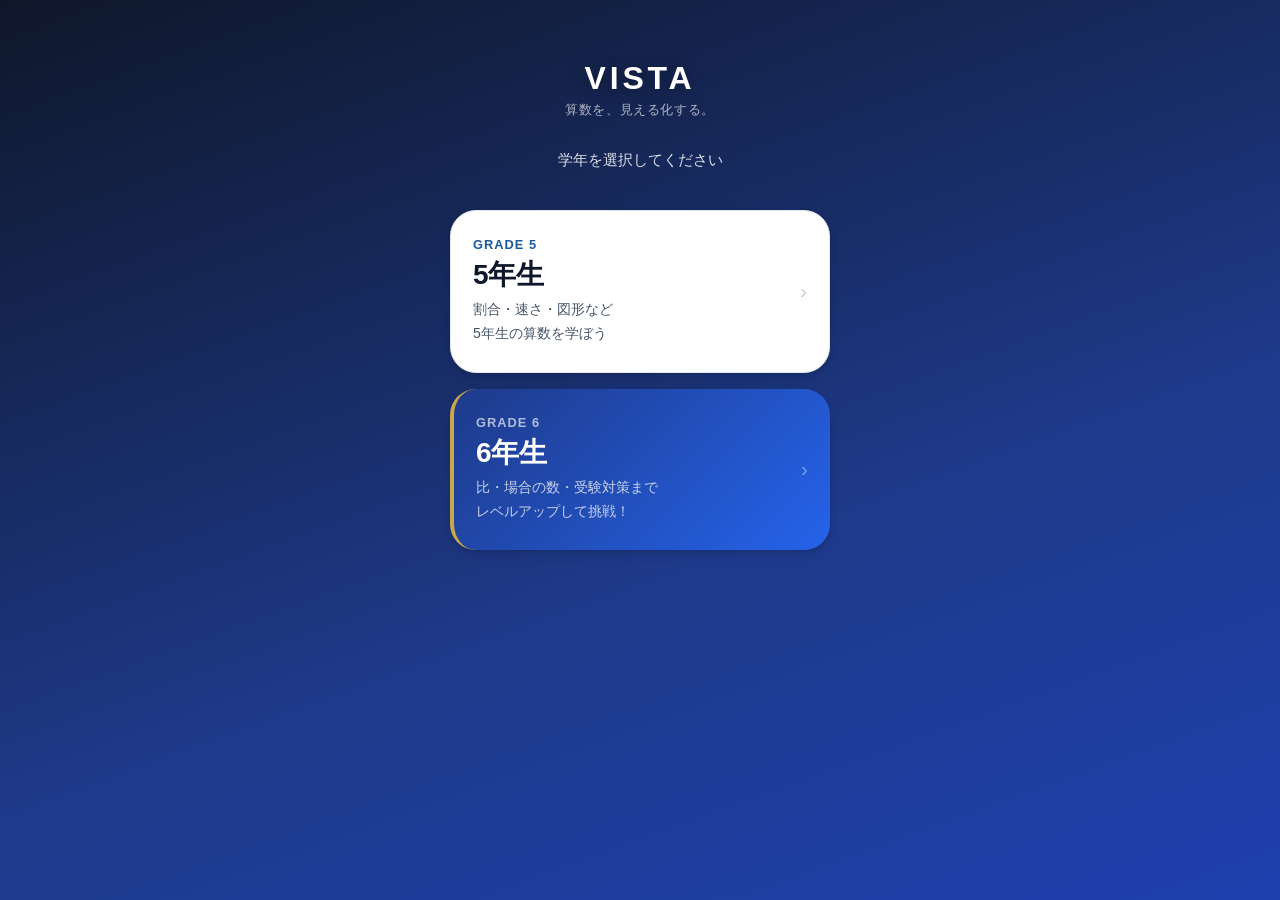
<file: index.html>
<!DOCTYPE html>
<html lang="ja">
<head>
    <meta charset="UTF-8">
    <meta name="viewport" content="width=device-width, initial-scale=1.0">
    <title>VISTA — 算数を、見える化する。</title>
    <link rel="stylesheet" href="css/style.css">
    <!-- Google tag (gtag.js) -->
    <script async src="https://www.googletagmanager.com/gtag/js?id=G-39SS7PNZZC"></script>
    <script>
        window.dataLayer = window.dataLayer || [];
        function gtag(){dataLayer.push(arguments);}
        gtag('js', new Date());
        gtag('config', 'G-39SS7PNZZC');
    </script>
</head>
<body>

<!-- ════════ GRADE SELECTION ════════ -->
<div id="grade-screen" class="screen active">
        <div class="grade-title">VISTA</div>
        <div class="grade-tagline">算数を、見える化する。</div>
    <div class="grade-sub">学年を選択してください</div>
    <div class="grade-cards">
        <div class="grade-card g5" onclick="selectGrade(5)">
            <div class="grade-card-body">
                <div class="grade-card-label">GRADE 5</div>
                <div class="grade-card-title">5年生</div>
                <div class="grade-card-desc">割合・速さ・図形など<br>5年生の算数を学ぼう</div>
            </div>
            <span class="grade-card-arrow">›</span>
        </div>
        <div class="grade-card g6" onclick="selectGrade(6)">
            <div class="grade-card-body">
                <div class="grade-card-label">GRADE 6</div>
                <div class="grade-card-title">6年生</div>
                <div class="grade-card-desc">比・場合の数・受験対策まで<br>レベルアップして挑戦！</div>
            </div>
            <span class="grade-card-arrow">›</span>
        </div>
    </div>
</div>

<!-- ════════ COURSE SELECTION ════════ -->
<div id="home-screen" class="screen">
    <div style="position:absolute;top:16px;left:16px">
        <button onclick="showScreen('grade')" style="background:rgba(255,255,255,.22);border:none;color:#fff;padding:6px 13px;border-radius:8px;cursor:pointer;font-size:.82rem;font-family:inherit">← 学年選択</button>
    </div>
        <div class="home-title">VISTA</div>
    <div class="home-sub" id="home-grade-display">コースを選択</div>
    <div class="course-cards">
        <div class="course-card std" onclick="showScreen('std-mode')">
            <div class="cc-body">
                <div class="cc-label">Standard Course</div>
                <div class="cc-title">標準コース</div>
                <div class="cc-desc">トピック学習 ＋ 演習問題で<br>基礎をしっかり定着させる</div>
                <div class="cc-acc" id="std-acc-info"></div>
            </div>
            <span class="cc-arrow">›</span>
        </div>
        <div class="course-card exam" onclick="showScreen('exam-mode')">
            <div class="cc-body">
                <div class="cc-label">Exam Course</div>
                <div class="cc-title">受験コース</div>
                <div class="cc-desc">トピック学習 ＋ 演習問題で<br>中学受験算数を完全攻略</div>
                <div class="cc-acc" id="exam-acc-info"></div>
            </div>
            <span class="cc-arrow">›</span>
        </div>
    </div>
    <div class="home-links">
        <button class="home-link-btn" onclick="openRecommendedReview('home')">おすすめ復習を見る</button>
    </div>
</div>

<!-- ════════ STANDARD COURSE ════════ -->
<!-- ════════ EXAM MODE SELECTION ════════ -->
<div id="exam-mode-screen" class="screen">
    <div class="screen-header exam-header">
        <button class="back-btn" onclick="showScreen('home')">← コース選択</button>
        <span class="screen-title">受験コース</span>
    </div>
    <div class="exam-mode-body">
        <div id="exam-mode-grade-badge" class="exam-mode-grade-badge">6年生</div>
        <div class="exam-mode-heading">学習モードを選ぼう</div>
        <div class="exam-mode-sub">まず解き方を学んで、次に演習で定着！</div>
        <div class="exam-mode-cards">
            <div class="exam-mode-card topic" onclick="showScreen('exam')">
                <div class="exam-mode-card-title">トピック学習</div>
                <div class="exam-mode-card-sub">単元別に解き方をマスターする</div>
                <div class="exam-mode-feats">
                    <div class="exam-mode-feat">9分野に分類された問題</div>
                    <div class="exam-mode-feat">ステップごとの丁寧な解説</div>
                    <div class="exam-mode-feat">図・グラフでビジュアル理解</div>
                </div>
            </div>
            <div class="exam-mode-card prac" onclick="showScreen('practice')">
                <div class="exam-mode-card-title">演習問題</div>
                <div class="exam-mode-card-sub">入試形式の問題で実力を試す</div>
                <div class="exam-mode-feats">
                    <div class="exam-mode-feat">分野別に整理された練習問題</div>
                    <div class="exam-mode-feat">解説をすぐに確認できる</div>
                    <div class="exam-mode-feat">トピック学習へすぐアクセス</div>
                </div>
            </div>
            <div class="exam-mode-card hard" onclick="openHardChallenge()">
                <div class="exam-mode-card-title">難問チャレンジ</div>
                <div class="exam-mode-card-sub">入試典型問題で実力を試す</div>
                <div class="exam-mode-feats">
                    <div class="exam-mode-feat">★4〜★5 の入試典型問題</div>
                    <div class="exam-mode-feat">思考力・応用力を鍛える</div>
                    <div class="exam-mode-feat">ステップ別の丁寧な解説つき</div>
                </div>
            </div>
            <div class="exam-mode-card weak" onclick="showScreen('weak-review')">
                <div class="exam-mode-card-title">弱点復習</div>
                <div class="exam-mode-card-sub">苦手な分野を見つけて集中的に復習する</div>
                <div class="exam-mode-feats">
                    <div class="exam-mode-feat">苦手カテゴリ・単元を自動分析</div>
                    <div class="exam-mode-feat">最近間違えた問題を一覧表示</div>
                    <div class="exam-mode-feat">おすすめ復習単元へ即アクセス</div>
                </div>
            </div>
        </div>
        <div class="exam-mode-links">
            <button class="exam-mode-link-btn" onclick="openRecommendedReview('exam-mode')">おすすめ復習を見る</button>
            <button class="exam-mode-link-btn" onclick="showScreen('report')">📊 保護者・塾向けレポートを見る</button>
        </div>
    </div>
</div>

<!-- ════════ REPORT SCREEN ════════ -->
<div id="report-screen" class="screen">
    <div class="screen-header exam-header">
        <button class="back-btn" onclick="showScreen('exam-mode')">← もどる</button>
        <span class="screen-title">学習レポート</span>
    </div>
    <div class="rpt-body" id="rpt-body"><!-- populated by JS --></div>
</div>

<!-- ════════ RECOMMENDED REVIEW SCREEN ════════ -->
<div id="recommended-review-screen" class="screen">
    <div class="screen-header exam-header">
        <button class="back-btn" onclick="goBackFromRecommendedReview()">← もどる</button>
        <span class="screen-title">おすすめ復習</span>
    </div>
    <div class="rr-body" id="rr-body"><!-- populated by JS --></div>
    <div style="padding:12px 16px 20px">
        <button class="report-link-btn" onclick="showScreen('report')">学習レポートを見る →</button>
    </div>
</div>

<!-- ════════ WEAK REVIEW SCREEN ════════ -->
<div id="weak-review-screen" class="screen">
    <div class="screen-header exam-header">
        <button class="back-btn" onclick="showScreen('exam-mode')">← もどる</button>
        <span class="screen-title">弱点復習</span>
    </div>
    <div class="wr-body" id="wr-body"><!-- populated by JS --></div>
</div>

<!-- ════════ PRACTICE SCREEN ════════ -->
<div id="practice-screen" class="screen">
    <div class="screen-header exam-header">
        <button class="back-btn" id="prac-back-btn" onclick="pracGoBack()">← もどる</button>
        <span class="screen-title" id="prac-screen-title">演習問題</span>
    </div>
    <!-- カテゴリ一覧 -->
    <div id="prac-cat-view" style="display:flex;flex-direction:column;flex:1;overflow:hidden">
        <div class="prac-hero">
            <div class="prac-hero-title" id="prac-hero-title">演習問題</div>
            <div class="prac-hero-sub">分野を選択せよ</div>
        </div>
        <div class="prac-cat-section" style="overflow-y:auto;flex:1">
            <div class="prac-section-lbl">分野を選ぶ</div>
            <div class="prac-cat-grid" id="prac-cat-grid"><!-- populated by JS --></div>
        </div>
    </div>
    <!-- 問題リスト -->
    <div id="prac-prob-view" style="display:none;flex-direction:column;flex:1;overflow:hidden">
        <div class="prac-prob-header">
            <button class="prac-prob-back" onclick="pracShowCats()">← 分野へ</button>
            <span class="prac-prob-section-title" id="prac-prob-section-title"></span>
        </div>
        <div class="prac-prob-list-body" id="prac-prob-list-body"><!-- populated by JS --></div>
    </div>
    <!-- 問題詳細 -->
    <div id="prac-detail-view" style="display:none;flex-direction:column;flex:1;overflow:hidden">
        <div class="prac-detail-header">
            <button class="prac-prob-back" onclick="pracShowProbs()">← 問題一覧</button>
            <span class="prac-prob-section-title" id="prac-detail-cat-label"></span>
            <button class="prac-next-btn" id="prac-next-prob-btn" onclick="pracNextProblem()" style="display:none">次の問題 →</button>
        </div>
        <div class="prac-detail-body" id="prac-detail-body"><!-- populated by JS --></div>
    </div>
</div>

<!-- ════════ STD MODE SELECTION ════════ -->
<div id="std-mode-screen" class="screen">
    <div class="screen-header std-header">
        <button class="back-btn" onclick="showScreen('home')">← コース選択</button>
        <span class="screen-title">標準コース</span>
    </div>
    <div class="exam-mode-body" style="background:#F0F5FF">
        <div id="std-mode-grade-badge" class="exam-mode-grade-badge" style="background:#E3F2FD;color:#1565C0">5年生</div>
        <div class="exam-mode-heading">学習モードを選ぼう</div>
        <div class="exam-mode-sub">まず解き方を学んで、次に演習で定着！</div>
        <div class="exam-mode-cards">
            <div class="exam-mode-card topic" onclick="showScreen('standard')">
                <div class="exam-mode-card-title">トピック学習</div>
                <div class="exam-mode-card-sub" style="color:#888">章立てで解き方をマスターする</div>
                <div class="exam-mode-feats">
                    <div class="exam-mode-feat">単元ごとに整理された解説</div>
                    <div class="exam-mode-feat">インタラクティブな操作で体験</div>
                    <div class="exam-mode-feat">図・グラフでビジュアル理解</div>
                </div>
            </div>
            <div class="exam-mode-card" style="background:linear-gradient(135deg,#42A5F5,#1976D2);border-top:5px solid #0D47A1" onclick="showScreen('std-practice')">
                <div class="exam-mode-card-title" style="color:#fff">演習問題</div>
                <div class="exam-mode-card-sub" style="color:rgba(255,255,255,.85)">基礎力を問題演習で固める</div>
                <div class="exam-mode-feats">
                    <div class="exam-mode-feat" style="color:rgba(255,255,255,.9)">単元別に整理された練習問題</div>
                    <div class="exam-mode-feat" style="color:rgba(255,255,255,.9)">解説をすぐに確認できる</div>
                    <div class="exam-mode-feat" style="color:rgba(255,255,255,.9)">トピック学習へすぐアクセス</div>
                </div>
            </div>
        </div>
    </div>
</div>

<!-- ════════ STD PRACTICE ════════ -->
<div id="std-practice-screen" class="screen">
    <div class="screen-header std-header">
        <button class="back-btn" id="std-prac-back-btn" onclick="stdPracGoBack()">← もどる</button>
        <span class="screen-title" id="std-prac-screen-title">演習問題</span>
    </div>
    <!-- カテゴリ一覧 -->
    <div id="std-prac-cat-view" style="display:flex;flex-direction:column;flex:1;overflow:hidden">
        <div class="prac-hero" style="background:linear-gradient(135deg,#1976D2,#0D47A1)">
            <div class="prac-hero-title" id="std-prac-hero-title">演習問題</div>
            <div class="prac-hero-sub">単元を選択せよ</div>
        </div>
        <div class="prac-cat-section" style="overflow-y:auto;flex:1">
            <div class="prac-section-lbl">単元を選ぶ</div>
            <div class="prac-cat-grid" id="std-prac-cat-grid"></div>
        </div>
    </div>
    <!-- 問題リスト -->
    <div id="std-prac-prob-view" style="display:none;flex-direction:column;flex:1;overflow:hidden">
        <div class="prac-prob-header">
            <button class="prac-prob-back" onclick="stdPracShowCats()">← 単元へ</button>
            <span class="prac-prob-section-title" id="std-prac-prob-section-title"></span>
        </div>
        <div class="prac-prob-list-body" id="std-prac-prob-list-body"></div>
    </div>
    <!-- 問題詳細 -->
    <div id="std-prac-detail-view" style="display:none;flex-direction:column;flex:1;overflow:hidden">
        <div class="prac-detail-header">
            <button class="prac-prob-back" onclick="stdPracShowProbs()">← 問題一覧</button>
            <span class="prac-prob-section-title" id="std-prac-detail-cat-label"></span>
            <button class="prac-next-btn" id="std-prac-next-prob-btn" onclick="stdPracNextProblem()" style="display:none">次の問題 →</button>
        </div>
        <div class="prac-detail-body" id="std-prac-detail-body"></div>
    </div>
</div>

<!-- ════════ STANDARD COURSE ════════ -->
<div id="standard-screen" class="screen">
    <div class="screen-header std-header">
        <button class="back-btn" onclick="showScreen('std-mode')">← もどる</button>
        <span class="screen-title">トピック学習</span>
    </div>
    <div class="std-hero">
        <div class="std-hero-title">章立てで学ぶ算数</div>
        <div class="std-hero-sub">基礎概念をビジュアルで理解しよう</div>
        <div class="std-progress-bar">
            <div class="std-progress-fill" style="width:20%"></div>
        </div>
        <div class="std-progress-label">第1章 公開中 — 残り4章準備中</div>
    </div>
    <div class="std-chapter-list" id="std-chapter-list">
        <!-- populated by JS -->
    </div>
</div>

<!-- ════════ EXAM COURSE ════════ -->
<div id="exam-screen" class="screen">
    <div class="screen-header exam-header">
        <button class="back-btn" onclick="showScreen('exam-mode')">← もどる</button>
        <span class="screen-title" id="exam-screen-title">トピック学習</span>
    </div>
    <div class="exam-hero">
        <div class="exam-hero-title" id="exam-hero-title">分野別 ステップ解説</div>
        <div class="exam-hero-sub">図解・ステップ解説で本質から理解する</div>
        <div class="exam-stats" id="exam-stats">
            <div class="exam-stat"><div class="exam-stat-num" id="exam-stat-units">9</div><div class="exam-stat-label">分野</div></div>
            <div class="exam-stat"><div class="exam-stat-num" id="exam-stat-problems">?</div><div class="exam-stat-label">問題</div></div>
        </div>
    </div>
    <div class="exam-unit-list" id="exam-unit-list"><!-- populated by JS --></div>
</div>

<!-- ════════ WATER TANK ════════ -->
<div id="watertank-screen" class="screen">
    <div class="screen-header std-header">
        <button class="back-btn" onclick="goBackFromWatertank()">← もどる</button>
        <span class="screen-title">🚰 第1章：水と量の問題</span>
    </div>
    <div class="tab-bar">
        <button class="tab active" onclick="switchTab('learn')">学ぶモード</button>
        <button class="tab" onclick="switchTab('quiz')">練習問題</button>
    </div>

    <!-- LEARN TAB -->
    <div id="tab-learn" class="tab-content active">
        <div class="learn-layout">
            <div class="tank-outer">
                <div class="pipe-top"></div>
                <div class="tank-body">
                    <div class="water-fill" id="water-fill" style="height:50%">
                        <div class="water-surface"></div>
                    </div>
                    <div class="tank-capacity-label">100L</div>
                </div>
                <div class="pipe-bottom"></div>
            </div>
            <div class="flow-info">
                <div class="flow-card card-in">
                    <div class="flow-card-label">⬇️ 入ってくる水</div>
                    <div class="flow-card-value" id="info-inflow">3 L/分</div>
                </div>
                <div class="flow-card card-out">
                    <div class="flow-card-label">⬆️ 出ていく水</div>
                    <div class="flow-card-value" id="info-outflow">1 L/分</div>
                </div>
                <div class="flow-card card-net" id="flow-net-card">
                    <div class="flow-card-label">📊 1分あたり</div>
                    <div class="flow-card-value" id="info-net">+2 L</div>
                </div>
                <div class="flow-card card-current">
                    <div class="flow-card-label">💧 現在の水量</div>
                    <div class="flow-card-value" id="info-current">50 L</div>
                </div>
            </div>
        </div>
        <div class="net-bar-section">
            <div class="net-bar-label">水量の変化（1分ごと）</div>
            <div class="net-bar-track">
                <div class="net-bar-fill pos" id="net-bar" style="width:10%"></div>
                <div class="net-bar-center"></div>
            </div>
            <div class="net-bar-text" id="net-bar-text">毎分 +2L 増えています</div>
        </div>
        <div class="slider-card slider-in">
            <div class="slider-row"><span class="slider-name">⬇️ 入ってくる水（L/分）</span><span class="slider-val" id="val-inflow">3</span></div>
            <input type="range" min="0" max="10" value="3" id="slider-inflow" oninput="updateLearn()">
        </div>
        <div class="slider-card slider-out">
            <div class="slider-row"><span class="slider-name">⬆️ 出ていく水（L/分）</span><span class="slider-val" id="val-outflow">1</span></div>
            <input type="range" min="0" max="10" value="1" id="slider-outflow" oninput="updateLearn()">
        </div>
        <div class="slider-card slider-init">
            <div class="slider-row"><span class="slider-name">💧 最初の水量（L）</span><span class="slider-val" id="val-initial">50</span></div>
            <input type="range" min="0" max="100" value="50" id="slider-initial" oninput="updateLearn()">
        </div>
        <div class="sim-card">
            <div class="sim-label">⏱️ 時間を動かしてみよう</div>
            <div class="sim-controls">
                <button class="sim-btn btn-start" onclick="startSim()">▶ スタート</button>
                <button class="sim-btn btn-reset" onclick="resetSim()">↺ リセット</button>
                <div class="sim-time-display">経過: <strong id="sim-time">0.0</strong> 分</div>
            </div>
        </div>
    </div>

    <!-- QUIZ TAB -->
    <div id="tab-quiz" class="tab-content">
        <div class="quiz-wrap">
            <div class="score-row">
                <div class="score-chip ok"><div class="score-num" id="score-ok">0</div><div class="score-chip-label">正解</div></div>
                <div class="score-chip ng"><div class="score-num" id="score-ng">0</div><div class="score-chip-label">まちがい</div></div>
            </div>
            <div class="quiz-top-bar">
                <div class="level-row">
                    <button class="level-btn active" onclick="setLevel(1)">レベル1<br><span style="font-size:.65rem;font-weight:normal">差し引きを求める</span></button>
                    <button class="level-btn" onclick="setLevel(2)">レベル2<br><span style="font-size:.65rem;font-weight:normal">○分後の水量</span></button>
                    <button class="level-btn" onclick="setLevel(3)">レベル3<br><span style="font-size:.65rem;font-weight:normal">満水・空になる時間</span></button>
                </div>
                <button class="prac-next-btn" onclick="nextQuestion()" style="margin-left:8px;align-self:center">次の問題 →</button>
            </div>
            <div class="problem-card">
                <div class="problem-badge" id="prob-badge">レベル1</div>
                <div class="problem-text" id="prob-text">読み込み中…</div>
                <div class="mini-tank-wrap">
                    <div class="mini-tank-col">
                        <div class="mini-tank-label" style="color:#0277BD" id="mini-in-label">⬇️ 毎分○L</div>
                        <div class="mini-tank"><div class="mini-water" id="mini-water" style="height:40%"></div></div>
                        <div class="mini-tank-label" style="color:#BF360C;margin-top:5px" id="mini-out-label">⬆️ 毎分○L</div>
                    </div>
                    <div class="mini-flow-info">
                        <div class="mini-flow-chip in" id="mini-chip-in">入る: ○L/分</div>
                        <div class="mini-flow-chip out" id="mini-chip-out">出る: ○L/分</div>
                    </div>
                </div>
                <div class="answer-row">
                    <input type="number" class="answer-input" id="ans-input" placeholder="答えを入力">
                    <span class="answer-unit" id="ans-unit">L</span>
                </div>
                <button class="submit-btn" onclick="checkAnswer()">答え合わせ ✔</button>
                <button class="hint-btn" onclick="toggleHint()">💡 ヒントを見る</button>
                <div class="hint-box" id="hint-box"></div>
                <div class="result-box" id="result-box">
                    <div class="result-headline" id="result-headline"></div>
                    <div id="result-msg"></div>
                    <div class="result-exp" id="result-exp"></div>
                </div>
                <button class="next-btn" id="next-btn" onclick="nextQuestion()">次の問題へ →</button>
            </div>
        </div>
    </div>
</div>

<!-- ════════ SALT (食塩水) TOPIC SCREEN ════════ -->
<div id="salt-screen" class="screen">
    <div class="screen-header exam-header">
        <button class="back-btn" onclick="showScreen('exam')">← 単元一覧</button>
        <span class="screen-title">食塩水</span>
    </div>
    <div class="salt-tab-bar">
        <button class="salt-tab active" id="salt-tab-learn-btn" onclick="saltSwitchTab('learn')">学ぶ</button>
        <button class="salt-tab" id="salt-tab-quiz-btn" onclick="saltSwitchTab('quiz')">確認問題</button>
    </div>
    <!-- LEARN TAB -->
    <div id="salt-tab-learn" class="salt-tab-content" style="overflow-y:auto;flex:1;padding:16px">
        <div class="topic-concept-card">
            <div class="topic-concept-title">食塩水の濃度とは？</div>
            <div class="topic-concept-text">食塩水は「水」に「塩」を溶かしたものです。<br>「濃度」は、食塩水全体に対して塩が何%あるかを表します。</div>
            <div class="topic-formula-box">
                <div class="topic-formula">濃度(%) ＝ 塩の重さ ÷ 食塩水の重さ × 100</div>
            </div>
            <div class="vis-beakers" style="justify-content:flex-start;gap:24px">
                <div>
                    <div class="vis-beaker" style="width:70px;height:90px">
                        <div class="vis-beaker-liq" style="height:70%;background:rgba(3,169,244,.15)"></div>
                        <div style="position:absolute;bottom:10px;left:0;right:0;text-align:center;font-size:.65rem;color:#0277BD;font-weight:bold">水</div>
                    </div>
                    <div class="vis-beaker-lbl">薄い（低濃度）</div>
                </div>
                <div>
                    <div class="vis-beaker" style="width:70px;height:90px">
                        <div class="vis-beaker-liq" style="height:70%;background:rgba(3,169,244,.55)"></div>
                        <div style="position:absolute;bottom:10px;left:0;right:0;text-align:center;font-size:.65rem;color:#0277BD;font-weight:bold">塩↑</div>
                    </div>
                    <div class="vis-beaker-lbl">濃い（高濃度）</div>
                </div>
            </div>
        </div>
        <div class="topic-example-card">
            <div class="topic-section-lbl">基本例題</div>
            <div class="topic-example-q">20%の食塩水500gに含まれる<br>塩の重さは何gですか？</div>
            <div class="topic-steps">
                <div class="topic-step">
                    <div class="topic-step-num">1</div>
                    <div class="topic-step-text">「20%」とは食塩水全体の20%が塩ということ。<br>塩の重さ ＝ 食塩水の重さ × 濃度（÷100）</div>
                </div>
                <div class="topic-step">
                    <div class="topic-step-num">2</div>
                    <div class="topic-step-text">500 × 0.20 ＝ <b>100g</b></div>
                </div>
                <div class="topic-step">
                    <div class="topic-step-num">3</div>
                    <div class="topic-step-text">確認：100 ÷ 500 × 100 ＝ 20% ✓</div>
                </div>
            </div>
        </div>
        <div class="topic-nav-card">
            <div class="topic-nav-label">この単元の問題に挑戦しよう</div>
            <button class="topic-nav-btn prac" onclick="openSaltPractice()">演習問題（★2〜★3）を解く</button>
            <button class="topic-nav-btn hard" onclick="openSaltChallenge()">難問チャレンジ（★4〜★5）に挑む</button>
        </div>
    </div>
    <!-- QUIZ TAB -->
    <div id="salt-tab-quiz" class="salt-tab-content" style="overflow-y:auto;flex:1;padding:16px;display:none">
        <div class="topic-quiz-card">
            <div class="topic-section-lbl">確認問題（★1）</div>
            <div class="topic-quiz-q">8%の食塩水250gに含まれる<br>塩の重さは何gですか？</div>
            <div class="topic-quiz-ans-row">
                <input type="number" id="salt-quiz-input" class="ch-ans-input" placeholder="答え" style="max-width:120px">
                <span class="ch-ans-unit">g</span>
            </div>
            <button class="ch-submit-btn" onclick="checkSaltConfirm()">解答する</button>
            <div id="salt-quiz-result" style="display:none;margin-top:12px"></div>
        </div>
    </div>
</div>

<!-- ════════ TOPIC: 割合・比の完成 ════════ -->
<div id="u6-ratio-screen" class="screen">
    <div class="screen-header exam-header">
        <button class="back-btn" onclick="showScreen('exam')">← 単元一覧</button>
        <span class="screen-title">⚖️ 割合・比の完成</span>
    </div>
    <div style="flex:1;overflow-y:auto;padding:16px">

        <!-- 1. この単元で学ぶこと -->
        <div class="topic-concept-card">
            <div class="topic-concept-title">この単元で学ぶこと</div>
            <div class="topic-concept-text">
                「全体の中での割合」と「2つの量の比」を使いこなします。<br>
                食塩水の濃度・売買損益・相当算・倍数算など、入試頻出の問題を比の考え方で解けるようになることが目標です。
            </div>
        </div>

        <!-- 2. 入試でどう出るか -->
        <div class="topic-concept-card">
            <div class="topic-concept-title">入試でどう出るか</div>
            <ul style="font-size:.88rem;color:#444;line-height:2;margin:0;padding-left:1.2em">
                <li>食塩水の濃度・混合・蒸発（例：「8%と12%を混ぜて10%にするには…」）</li>
                <li>売買損益（例：「定価の2割引きで売ると利益は何円か」）</li>
                <li>相当算（例：「全体の3/5が60人のとき全体は何人か」）</li>
                <li>倍数算（例：「AはBの3倍。2年後にBの2倍になるとき…」）</li>
            </ul>
        </div>

        <!-- 3. 問題文の見分け方 -->
        <div class="topic-concept-card">
            <div class="topic-concept-title">問題文の見分け方</div>
            <div style="display:flex;flex-wrap:wrap;gap:8px;margin-top:4px">
                <span style="background:#E3F2FD;color:#1565C0;border-radius:20px;padding:4px 12px;font-size:.82rem;font-weight:bold">〜割</span>
                <span style="background:#E3F2FD;color:#1565C0;border-radius:20px;padding:4px 12px;font-size:.82rem;font-weight:bold">〜%</span>
                <span style="background:#E3F2FD;color:#1565C0;border-radius:20px;padding:4px 12px;font-size:.82rem;font-weight:bold">〜倍</span>
                <span style="background:#E3F2FD;color:#1565C0;border-radius:20px;padding:4px 12px;font-size:.82rem;font-weight:bold">A：B ＝ 〜：〜</span>
                <span style="background:#E3F2FD;color:#1565C0;border-radius:20px;padding:4px 12px;font-size:.82rem;font-weight:bold">全体の〜分の〜</span>
            </div>
            <div style="font-size:.82rem;color:#666;margin-top:10px">これらのキーワードが出たら割合・比の問題です。</div>
        </div>

        <!-- 4. 使う図・考え方 -->
        <div class="topic-concept-card">
            <div class="topic-concept-title">使う図・考え方</div>
            <div style="font-size:.85rem;color:#555;margin-bottom:10px">割合の問題では「数直線」か「面積図」を書くと整理しやすくなります。</div>
            <!-- 数直線イメージ -->
            <div style="background:#F3E5F5;border-radius:10px;padding:14px;font-size:.82rem;color:#6A1B9A;font-family:monospace;line-height:1.8">
                <div style="font-weight:bold;margin-bottom:4px">数直線（例：全体の60%が300円）</div>
                <div>0 ─────────────────── 全体</div>
                <div style="padding-left:0">  |←───60%───→|</div>
                <div>  0         300円      ?円</div>
                <div style="margin-top:6px;font-family:inherit;font-size:.8rem">全体 ＝ 300 ÷ 0.6 ＝ 500円</div>
            </div>
        </div>

        <!-- 5. よくあるミス -->
        <div class="topic-concept-card">
            <div class="topic-concept-title">よくあるミス</div>
            <div style="display:flex;flex-direction:column;gap:10px;margin-top:4px">
                <div style="display:flex;align-items:flex-start;gap:10px">
                    <span style="background:#FFEBEE;color:#C62828;border-radius:50%;width:22px;height:22px;display:flex;align-items:center;justify-content:center;font-size:.75rem;font-weight:bold;flex-shrink:0;margin-top:2px">!</span>
                    <div style="font-size:.85rem;color:#444;line-height:1.6">%を小数に直し忘れる（60%のまま計算してしまう → 0.6 に直す）</div>
                </div>
                <div style="display:flex;align-items:flex-start;gap:10px">
                    <span style="background:#FFEBEE;color:#C62828;border-radius:50%;width:22px;height:22px;display:flex;align-items:center;justify-content:center;font-size:.75rem;font-weight:bold;flex-shrink:0;margin-top:2px">!</span>
                    <div style="font-size:.85rem;color:#444;line-height:1.6">比の値（A÷B）と割合（A÷全体）を混同する</div>
                </div>
                <div style="display:flex;align-items:flex-start;gap:10px">
                    <span style="background:#FFEBEE;color:#C62828;border-radius:50%;width:22px;height:22px;display:flex;align-items:center;justify-content:center;font-size:.75rem;font-weight:bold;flex-shrink:0;margin-top:2px">!</span>
                    <div style="font-size:.85rem;color:#444;line-height:1.6">「〜の3倍」と「〜より3倍多い」の区別がつかない</div>
                </div>
            </div>
        </div>

        <!-- 6. 基本例題 -->
        <div class="topic-example-card">
            <div class="topic-section-lbl">基本例題</div>
            <div class="topic-example-q">
                あるクラスの人数の40%が16人です。<br>クラス全体は何人ですか？
            </div>
            <div class="topic-steps">
                <div class="topic-step">
                    <div class="topic-step-num">1</div>
                    <div class="topic-step-text">「40%が16人」→ 全体 × 0.4 ＝ 16人</div>
                </div>
                <div class="topic-step">
                    <div class="topic-step-num">2</div>
                    <div class="topic-step-text">全体 ＝ 16 ÷ 0.4 ＝ <b>40人</b></div>
                </div>
                <div class="topic-step">
                    <div class="topic-step-num">3</div>
                    <div class="topic-step-text">確認：40 × 0.4 ＝ 16人 ✓</div>
                </div>
            </div>
        </div>

        <!-- 体験問題セクション -->
        <div id="trial-u6-ratio"></div>

        <!-- 7. 演習問題への導線 -->
        <div id="u6-ratio-nav" class="topic-nav-card">
            <div class="topic-nav-label">理解できたら演習問題に挑戦しよう</div>
            <button class="topic-nav-btn prac" onclick="openUnitPractice('u6-ratio')">演習問題を解く →</button>
        </div>

    </div>
</div>

<!-- ════════ TOPIC: 速さの完成 ════════ -->
<div id="u6-speed-screen" class="screen">
    <div class="screen-header exam-header">
        <button class="back-btn" onclick="showScreen('exam')">← 単元一覧</button>
        <span class="screen-title">🏃 速さの完成</span>
    </div>
    <div style="flex:1;overflow-y:auto;padding:16px">

        <!-- 1. この単元で学ぶこと -->
        <div class="topic-concept-card">
            <div class="topic-concept-title">この単元で学ぶこと</div>
            <div class="topic-concept-text">
                「速さ ＝ 距離 ÷ 時間」の基本から出発し、旅人算・流水算・通過算・ダイヤグラムなど入試頻出の応用問題を攻略します。<br>
                「速さの和・差」「単位換算」を自在に使えることが目標です。
            </div>
        </div>

        <!-- 2. 入試でどう出るか -->
        <div class="topic-concept-card">
            <div class="topic-concept-title">入試でどう出るか</div>
            <ul style="font-size:.88rem;color:#444;line-height:2;margin:0;padding-left:1.2em">
                <li>旅人算 出会い型（例：「2人が向かい合って歩き出し、何分後に出会うか」）</li>
                <li>旅人算 追いかけ型（例：「先に出発した弟を兄が追いかけ何分後に追いつくか」）</li>
                <li>通過算（例：「長さ200mの電車が橋を渡り切るのに何秒かかるか」）</li>
                <li>流水算（例：「川を上るのに3時間、下るのに1時間。川の速さは？」）</li>
            </ul>
        </div>

        <!-- 3. 問題文の見分け方 -->
        <div class="topic-concept-card">
            <div class="topic-concept-title">問題文の見分け方</div>
            <div style="display:flex;flex-wrap:wrap;gap:8px;margin-top:4px">
                <span style="background:#E8F5E9;color:#1B5E20;border-radius:20px;padding:4px 12px;font-size:.82rem;font-weight:bold">時速〜km</span>
                <span style="background:#E8F5E9;color:#1B5E20;border-radius:20px;padding:4px 12px;font-size:.82rem;font-weight:bold">〜分後に出会う</span>
                <span style="background:#E8F5E9;color:#1B5E20;border-radius:20px;padding:4px 12px;font-size:.82rem;font-weight:bold">橋・トンネルを渡る</span>
                <span style="background:#E8F5E9;color:#1B5E20;border-radius:20px;padding:4px 12px;font-size:.82rem;font-weight:bold">川を上る・下る</span>
                <span style="background:#E8F5E9;color:#1B5E20;border-radius:20px;padding:4px 12px;font-size:.82rem;font-weight:bold">追いつく</span>
            </div>
            <div style="font-size:.82rem;color:#666;margin-top:10px">これらのキーワードが出たら速さの問題です。</div>
        </div>

        <!-- 4. 使う図・考え方 -->
        <div class="topic-concept-card">
            <div class="topic-concept-title">使う図・考え方</div>
            <div style="font-size:.85rem;color:#555;margin-bottom:10px">速さの問題は「線分図」か「ダイヤグラム（距離と時間のグラフ）」を書くと関係が見えます。</div>
            <div style="background:#E8F5E9;border-radius:10px;padding:14px;font-size:.82rem;color:#2E7D32;font-family:monospace;line-height:1.8">
                <div style="font-weight:bold;margin-bottom:4px">旅人算・線分図（出会い型）</div>
                <div>A → → → → ←出会い→</div>
                <div>B &nbsp;&nbsp;&nbsp;&nbsp;&nbsp;&nbsp;&nbsp;&nbsp;&nbsp; ← ← ← ←</div>
                <div>|←──────距離──────→|</div>
                <div style="margin-top:6px;font-family:inherit;font-size:.8rem">出会うまでの時間 ＝ 距離 ÷ (AとBの速さの和)</div>
            </div>
        </div>

        <!-- 5. よくあるミス -->
        <div class="topic-concept-card">
            <div class="topic-concept-title">よくあるミス</div>
            <div style="display:flex;flex-direction:column;gap:10px;margin-top:4px">
                <div style="display:flex;align-items:flex-start;gap:10px">
                    <span style="background:#FFEBEE;color:#C62828;border-radius:50%;width:22px;height:22px;display:flex;align-items:center;justify-content:center;font-size:.75rem;font-weight:bold;flex-shrink:0;margin-top:2px">!</span>
                    <div style="font-size:.85rem;color:#444;line-height:1.6">単位換算ミス（時速 km/h ↔ 分速 m/min ↔ 秒速 m/s の変換）</div>
                </div>
                <div style="display:flex;align-items:flex-start;gap:10px">
                    <span style="background:#FFEBEE;color:#C62828;border-radius:50%;width:22px;height:22px;display:flex;align-items:center;justify-content:center;font-size:.75rem;font-weight:bold;flex-shrink:0;margin-top:2px">!</span>
                    <div style="font-size:.85rem;color:#444;line-height:1.6">出会いは速さの「和」、追いかけは速さの「差」で計算する（逆にしてしまうミス）</div>
                </div>
                <div style="display:flex;align-items:flex-start;gap:10px">
                    <span style="background:#FFEBEE;color:#C62828;border-radius:50%;width:22px;height:22px;display:flex;align-items:center;justify-content:center;font-size:.75rem;font-weight:bold;flex-shrink:0;margin-top:2px">!</span>
                    <div style="font-size:.85rem;color:#444;line-height:1.6">通過算で「電車の長さ」を距離に加え忘れる</div>
                </div>
            </div>
        </div>

        <!-- 6. 基本例題 -->
        <div class="topic-example-card">
            <div class="topic-section-lbl">基本例題</div>
            <div class="topic-example-q">
                AとBが3600m離れた地点から向かい合って同時に歩き出しました。<br>
                Aの速さは分速60m、Bの速さは分速30mです。<br>
                2人が出会うのは何分後ですか？
            </div>
            <div class="topic-steps">
                <div class="topic-step">
                    <div class="topic-step-num">1</div>
                    <div class="topic-step-text">向かい合って進むので、1分間に縮まる距離は速さの「和」<br>60 ＋ 30 ＝ 90 m/分</div>
                </div>
                <div class="topic-step">
                    <div class="topic-step-num">2</div>
                    <div class="topic-step-text">出会うまでの時間 ＝ 距離 ÷ 速さの和<br>3600 ÷ 90 ＝ <b>40分後</b></div>
                </div>
                <div class="topic-step">
                    <div class="topic-step-num">3</div>
                    <div class="topic-step-text">確認：A が 60×40＝2400m、B が 30×40＝1200m → 合計 3600m ✓</div>
                </div>
            </div>
        </div>

        <!-- 体験問題セクション -->
        <div id="trial-u6-speed"></div>

        <!-- 7. 演習問題への導線 -->
        <div id="u6-speed-nav" class="topic-nav-card">
            <div class="topic-nav-label">理解できたら演習問題に挑戦しよう</div>
            <button class="topic-nav-btn prac" onclick="openUnitPractice('u6-speed')">演習問題を解く →</button>
        </div>

    </div>
</div>

<!-- ════════ TOPIC: 平面図形の完成 ════════ -->
<div id="u6-plane-screen" class="screen">
    <div class="screen-header exam-header">
        <button class="back-btn" onclick="showScreen('exam')">← 単元一覧</button>
        <span class="screen-title">📐 平面図形の完成</span>
    </div>
    <div style="flex:1;overflow-y:auto;padding:16px">

        <!-- 1. この単元で学ぶこと -->
        <div class="topic-concept-card">
            <div class="topic-concept-title">この単元で学ぶこと</div>
            <div class="topic-concept-text">
                平行四辺形・三角形・台形の面積公式を「なぜその式なのか」から理解します。<br>
                図形を変形・分割するイメージを持つことで、複合図形や面積比など応用問題にも対応できるようになります。
            </div>
        </div>

        <!-- 2. 入試でどう出るか -->
        <div class="topic-concept-card">
            <div class="topic-concept-title">入試でどう出るか</div>
            <ul style="font-size:.88rem;color:#444;line-height:2;margin:0;padding-left:1.2em">
                <li>複合図形（分割・補助線を引いて面積を求める）</li>
                <li>面積から辺の長さを逆算（「高さを求めよ」）</li>
                <li>等積変形（面積が等しい図形に変換する）</li>
                <li>面積比（相似・分割比から求める）</li>
            </ul>
        </div>

        <!-- 3. インタラクティブビジュアルセクション -->
        <div class="topic-concept-card">
            <div class="topic-concept-title">📐 なぜその公式？ — 図で見て理解する</div>
            <div style="font-size:.83rem;color:#555;margin-bottom:10px">タブを選んで「変形を見る」ボタンを押してみよう</div>

            <!-- タブ切替 -->
            <div class="plane-tabs">
                <button id="plane-tabbt-parallelogram" class="plane-tab-btn active" onclick="switchPlaneTab('parallelogram')">平行四辺形</button>
                <button id="plane-tabbt-triangle"      class="plane-tab-btn"        onclick="switchPlaneTab('triangle')">三角形</button>
                <button id="plane-tabbt-trapezoid"     class="plane-tab-btn"        onclick="switchPlaneTab('trapezoid')">台形</button>
            </div>

            <!-- ── タブ: 平行四辺形 ── -->
            <div id="plane-tab-parallelogram" style="display:block">
                <div class="plane-predict-card">
                    <span class="plane-predict-icon">🤔</span>
                    <div class="plane-predict-text">この平行四辺形、<b>切って動かすと長方形になる</b>と思う？<br>まず自分で考えてみよう。</div>
                </div>
                <div style="text-align:center;font-size:.95rem;color:#888;margin-bottom:8px">
                    底辺 × 高さ <span style="color:#bbb">÷ ?</span> ＝ 面積
                </div>
                <svg id="pg-svg" viewBox="0 0 280 130" width="100%" style="max-width:320px;display:block;margin:0 auto">
                    <!-- 背景グリッド -->
                    <line x1="10" y1="20"  x2="10"  y2="110" stroke="#e0e0e0" stroke-width="1" stroke-dasharray="3"/>
                    <line x1="50" y1="20"  x2="50"  y2="110" stroke="#e0e0e0" stroke-width="1" stroke-dasharray="3"/>
                    <line x1="210" y1="20" x2="210" y2="110" stroke="#e0e0e0" stroke-width="1" stroke-dasharray="3"/>
                    <line x1="10" y1="20"  x2="270" y2="20"  stroke="#e0e0e0" stroke-width="1" stroke-dasharray="3"/>
                    <line x1="10" y1="110" x2="270" y2="110" stroke="#e0e0e0" stroke-width="1" stroke-dasharray="3"/>
                    <!-- 中央の長方形部分 -->
                    <rect id="pg-rect-body" x="50" y="20" width="160" height="90" fill="#A5D6A7" stroke="#2E7D32" stroke-width="2"/>
                    <!-- 左の三角形（切り取る部分） -->
                    <polygon id="pg-tri-left" points="50,20 10,110 50,110" fill="#66BB6A" stroke="#2E7D32" stroke-width="2"
                             style="transition: transform 1.2s ease-in-out; transform-origin: 50px 65px;"/>
                    <!-- 高さのラベル -->
                    <line x1="222" y1="20" x2="222" y2="110" stroke="#E53935" stroke-width="1.5" stroke-dasharray="4"/>
                    <text x="230" y="70" font-size="12" fill="#E53935">高さ</text>
                    <!-- 底辺のラベル（アニメーション後に現れる） -->
                    <text id="pg-base-label" x="130" y="125" font-size="12" fill="#1565C0" text-anchor="middle" opacity="0"
                          style="transition: opacity 0.5s 1.2s;">底辺</text>
                </svg>
                <div style="text-align:center;margin-top:8px">
                    <button class="plane-anim-btn play" onclick="playPlaneAnim('parallelogram')">▶ 変形を見る</button>
                    <button class="plane-anim-btn reset" onclick="resetPlaneAnim('parallelogram')">↺ やり直す</button>
                </div>
                <div id="formula-parallelogram" class="formula-reveal">
                    底辺 × 高さ ＝ 面積<br>
                    <span style="font-size:.85rem;font-weight:normal;color:#2E7D32">左の三角形を右に移すと長方形になるから！</span>
                </div>
            </div>

            <!-- ── タブ: 三角形 ── -->
            <div id="plane-tab-triangle" style="display:none">
                <div class="plane-predict-card">
                    <span class="plane-predict-icon">🤔</span>
                    <div class="plane-predict-text"><b>同じ三角形を2つ並べたら</b>、どんな形になる？<br>頭の中で動かしてみよう。</div>
                </div>
                <div style="text-align:center;font-size:.95rem;color:#888;margin-bottom:8px">
                    底辺 × 高さ ÷ <span style="color:#bbb">?</span> ＝ 面積
                </div>
                <svg id="tri-svg" viewBox="0 0 280 130" width="100%" style="max-width:320px;display:block;margin:0 auto">
                    <!-- 三角形1（固定）: 右下に直角を持つ三角形 -->
                    <polygon id="tri-1" points="20,20 240,20 20,110" fill="#64B5F6" stroke="#1565C0" stroke-width="2"/>
                    <!-- 三角形2（右から滑り込む）: tri-1と合わせると長方形になる -->
                    <polygon id="tri-2" points="240,110 20,110 240,20" fill="#90CAF9" stroke="#1565C0" stroke-width="2"
                             opacity="0" style="transition: opacity 0.3s, transform 1.2s ease-in-out;"/>
                    <!-- 高さのラベル -->
                    <line x1="252" y1="20" x2="252" y2="110" stroke="#E53935" stroke-width="1.5" stroke-dasharray="4"/>
                    <text x="258" y="70" font-size="12" fill="#E53935">高さ</text>
                    <!-- 底辺ラベル（アニメーション後に出現） -->
                    <text id="tri-base-label" x="130" y="125" font-size="12" fill="#1565C0" text-anchor="middle" opacity="0"
                          style="transition: opacity 0.5s 1.2s;">底辺</text>
                </svg>
                <div style="text-align:center;margin-top:8px">
                    <button class="plane-anim-btn play" onclick="playPlaneAnim('triangle')">▶ 変形を見る</button>
                    <button class="plane-anim-btn reset" onclick="resetPlaneAnim('triangle')">↺ やり直す</button>
                </div>
                <div id="formula-triangle" class="formula-reveal">
                    底辺 × 高さ ÷ 2 ＝ 面積<br>
                    <span style="font-size:.85rem;font-weight:normal;color:#2E7D32">同じ三角形2つで平行四辺形になるから÷2！</span>
                </div>
            </div>

            <!-- ── タブ: 台形 ── -->
            <div id="plane-tab-trapezoid" style="display:none">
                <div class="plane-predict-card">
                    <span class="plane-predict-icon">🤔</span>
                    <div class="plane-predict-text"><b>台形を2つ合わせたら</b>、どんな形になる？<br>上底と下底はどうなる？</div>
                </div>
                <div style="text-align:center;font-size:.95rem;color:#888;margin-bottom:8px">
                    (上底 + 下底) × 高さ ÷ <span style="color:#bbb">?</span> ＝ 面積
                </div>
                <svg id="trap-svg" viewBox="0 0 380 140" width="100%" style="max-width:380px;display:block;margin:0 auto">
                    <!-- 台形1（固定）: 左辺が垂直な直角台形。上底=120, 下底=180 -->
                    <polygon id="trap-1" points="40,20 160,20 220,110 40,110" fill="#FFB74D" stroke="#E65100" stroke-width="2"/>
                    <!-- 台形2（右から滑り込む）: 台形1の鏡。上辺=180, 下辺=120, 右辺が垂直 -->
                    <!-- 合体すると (40,20)-(340,20)-(340,110)-(40,110) = 長方形 -->
                    <polygon id="trap-2" points="160,20 340,20 340,110 220,110" fill="#FFCC80" stroke="#E65100" stroke-width="2"
                             opacity="0" style="transition: opacity 0.3s, transform 1.2s ease-in-out;"/>
                    <!-- 上底・下底の静的ラベル -->
                    <text x="100" y="14" font-size="11" fill="#1565C0" text-anchor="middle">上底</text>
                    <text x="130" y="128" font-size="11" fill="#555" text-anchor="middle">下底</text>
                    <!-- 高さのラベル -->
                    <line x1="352" y1="20" x2="352" y2="110" stroke="#E53935" stroke-width="1.5" stroke-dasharray="4"/>
                    <text x="358" y="70" font-size="11" fill="#E53935">高さ</text>
                    <!-- 合わせた底辺ラベル（アニメーション後に出現） -->
                    <text id="trap-combined-label" x="190" y="128" font-size="11" fill="#43A047" text-anchor="middle" opacity="0"
                          style="transition: opacity 0.5s 1.2s;">上底 ＋ 下底 ＝ 底辺</text>
                </svg>
                <div style="text-align:center;margin-top:8px">
                    <button class="plane-anim-btn play" onclick="playPlaneAnim('trapezoid')">▶ 変形を見る</button>
                    <button class="plane-anim-btn reset" onclick="resetPlaneAnim('trapezoid')">↺ やり直す</button>
                </div>
                <div id="formula-trapezoid" class="formula-reveal">
                    (上底 + 下底) × 高さ ÷ 2 ＝ 面積<br>
                    <span style="font-size:.85rem;font-weight:normal;color:#2E7D32">台形2つで平行四辺形になる。底辺は上底＋下底！</span>
                </div>
            </div>
        </div>

        <!-- 4. よくあるミス -->
        <div class="topic-concept-card">
            <div class="topic-concept-title">よくあるミス</div>
            <div style="display:flex;flex-direction:column;gap:10px;margin-top:4px">
                <div style="display:flex;align-items:flex-start;gap:10px">
                    <span style="background:#FFEBEE;color:#C62828;border-radius:50%;width:22px;height:22px;display:flex;align-items:center;justify-content:center;font-size:.75rem;font-weight:bold;flex-shrink:0;margin-top:2px">!</span>
                    <div style="font-size:.85rem;color:#444;line-height:1.6">三角形の「高さ」は底辺に対して垂直な距離。斜めの辺の長さではない</div>
                </div>
                <div style="display:flex;align-items:flex-start;gap:10px">
                    <span style="background:#FFEBEE;color:#C62828;border-radius:50%;width:22px;height:22px;display:flex;align-items:center;justify-content:center;font-size:.75rem;font-weight:bold;flex-shrink:0;margin-top:2px">!</span>
                    <div style="font-size:.85rem;color:#444;line-height:1.6">台形の公式で「÷2」を忘れる（平行四辺形の半分であることを忘れる）</div>
                </div>
                <div style="display:flex;align-items:flex-start;gap:10px">
                    <span style="background:#FFEBEE;color:#C62828;border-radius:50%;width:22px;height:22px;display:flex;align-items:center;justify-content:center;font-size:.75rem;font-weight:bold;flex-shrink:0;margin-top:2px">!</span>
                    <div style="font-size:.85rem;color:#444;line-height:1.6">複合図形で補助線を引く前に、どう分割するか全体を見渡す習慣をつけよう</div>
                </div>
            </div>
        </div>

        <!-- 5. 基本例題（複合図形） -->
        <div class="topic-example-card">
            <div class="topic-section-lbl">基本例題</div>
            <div class="topic-example-q">
                下の図は、底辺12cm・高さ8cmの平行四辺形の中に、頂点を結ぶ三角形が描かれています。<br>
                平行四辺形の面積と、内側の三角形の面積をそれぞれ求めなさい。
            </div>
            <div style="background:#F3F4F6;border-radius:10px;padding:12px;margin:10px 0;text-align:center;font-size:.82rem;color:#555">
                <svg viewBox="0 0 220 120" width="100%" style="max-width:240px;display:block;margin:0 auto">
                    <polygon points="30,100 190,100 190,20 70,20" fill="#E8F5E9" stroke="#2E7D32" stroke-width="2"/>
                    <polygon points="30,100 190,20 190,100" fill="#A5D6A7" stroke="#1B5E20" stroke-width="1.5" stroke-dasharray="5,3"/>
                    <line x1="200" y1="20" x2="200" y2="100" stroke="#E53935" stroke-width="1.5" stroke-dasharray="4"/>
                    <text x="206" y="65" font-size="11" fill="#E53935">8cm</text>
                    <text x="105" y="115" font-size="11" fill="#1565C0" text-anchor="middle">12cm</text>
                    <text x="155" y="78" font-size="10" fill="#1B5E20">△</text>
                </svg>
            </div>
            <div class="topic-steps">
                <div class="topic-step">
                    <div class="topic-step-num">1</div>
                    <div class="topic-step-text">平行四辺形の面積 ＝ 底辺 × 高さ<br>12 × 8 ＝ <b>96 cm²</b></div>
                </div>
                <div class="topic-step">
                    <div class="topic-step-num">2</div>
                    <div class="topic-step-text">三角形は平行四辺形と底辺・高さが同じ → 面積は半分<br>96 ÷ 2 ＝ <b>48 cm²</b></div>
                </div>
                <div class="topic-step">
                    <div class="topic-step-num">3</div>
                    <div class="topic-step-text">ポイント: 同じ底辺・高さなら 三角形 = 平行四辺形 ÷ 2 が成り立つ</div>
                </div>
            </div>
        </div>

        <!-- 体験問題セクション -->
        <div id="trial-u6-plane"></div>

        <!-- 演習問題への導線 -->
        <div id="u6-plane-nav" class="topic-nav-card">
            <div class="topic-nav-label">理解できたら演習問題に挑戦しよう</div>
            <button class="topic-nav-btn prac" onclick="openUnitPractice('u6-plane')">演習問題を解く →</button>
        </div>

    </div>
</div>

<!-- ════════ TOPIC: 特殊算・文章題 ════════ -->
<div id="u6-special-screen" class="screen">
    <div class="screen-header exam-header">
        <button class="back-btn" onclick="showScreen('exam')">← 単元一覧</button>
        <span class="screen-title">📝 特殊算・文章題</span>
    </div>
    <div style="flex:1;overflow-y:auto;padding:16px">

        <!-- 1. この単元で学ぶこと -->
        <div class="topic-concept-card">
            <div class="topic-concept-title">この単元で学ぶこと</div>
            <div class="topic-concept-text">
                場面ごとに決まった「解法パターン」がある文章題を学びます。<br>
                つるかめ算・和差算・過不足算・植木算・年齢算など、問題の「場面」を見てパターンを素早く見抜く力を養います。
            </div>
        </div>

        <!-- 2. 入試でどう出るか -->
        <div class="topic-concept-card">
            <div class="topic-concept-title">入試でどう出るか</div>
            <ul style="font-size:.88rem;color:#444;line-height:2;margin:0;padding-left:1.2em">
                <li>つるかめ算（例：「ツルとカメ合わせて10匹、足の合計が28本のとき…」）</li>
                <li>和差算（例：「2つの数の和が50、差が10のとき2つの数を求めよ」）</li>
                <li>年齢算（例：「現在父は40歳、子は10歳。父の年齢が子の3倍になるのは何年後？」）</li>
                <li>植木算（例：「100mの道に20m間隔で木を植えると何本必要か」）</li>
                <li>過不足算（例：「1人4個ずつ配ると8個余り、5個ずつだと2個足りない」）</li>
            </ul>
        </div>

        <!-- 3. 問題文の見分け方 -->
        <div class="topic-concept-card">
            <div class="topic-concept-title">問題文の見分け方（パターン診断）</div>
            <div style="display:flex;flex-direction:column;gap:8px;margin-top:4px">
                <div style="background:#FFF3E0;border-radius:8px;padding:10px;font-size:.83rem;color:#E65100">
                    <b>2種類のものの合計が2つ</b>ある → つるかめ算
                </div>
                <div style="background:#F3E5F5;border-radius:8px;padding:10px;font-size:.83rem;color:#6A1B9A">
                    <b>和と差</b>が与えられている → 和差算
                </div>
                <div style="background:#E8F5E9;border-radius:8px;padding:10px;font-size:.83rem;color:#1B5E20">
                    <b>年齢・何年後・何年前</b>が出てくる → 年齢算（差は一定！）
                </div>
                <div style="background:#E3F2FD;border-radius:8px;padding:10px;font-size:.83rem;color:#1565C0">
                    <b>配ると余る・足りない</b>が両方出てくる → 過不足算
                </div>
            </div>
        </div>

        <!-- 4. 使う図・考え方 -->
        <div class="topic-concept-card">
            <div class="topic-concept-title">使う図・考え方</div>
            <div style="font-size:.85rem;color:#555;margin-bottom:10px">つるかめ算は「表」か「面積図」が最も使いやすい図です。</div>
            <div style="background:#FFF3E0;border-radius:10px;padding:14px;font-size:.82rem;color:#BF360C;font-family:monospace;line-height:1.8">
                <div style="font-weight:bold;margin-bottom:4px">つるかめ算・面積図のイメージ</div>
                <div>全部カメ(4本)と仮定</div>
                <div>足の合計：10匹×4本 ＝ 40本</div>
                <div>実際との差：40−28 ＝ 12本 多い</div>
                <div>1匹をツル(2本)に替えると 4−2＝2本 減る</div>
                <div style="margin-top:4px;font-family:inherit">ツルの数 ＝ 12 ÷ 2 ＝ 6匹</div>
            </div>
        </div>

        <!-- 5. よくあるミス -->
        <div class="topic-concept-card">
            <div class="topic-concept-title">よくあるミス</div>
            <div style="display:flex;flex-direction:column;gap:10px;margin-top:4px">
                <div style="display:flex;align-items:flex-start;gap:10px">
                    <span style="background:#FFEBEE;color:#C62828;border-radius:50%;width:22px;height:22px;display:flex;align-items:center;justify-content:center;font-size:.75rem;font-weight:bold;flex-shrink:0;margin-top:2px">!</span>
                    <div style="font-size:.85rem;color:#444;line-height:1.6">パターンの誤認識（和差算なのにつるかめ算で解こうとするなど）</div>
                </div>
                <div style="display:flex;align-items:flex-start;gap:10px">
                    <span style="background:#FFEBEE;color:#C62828;border-radius:50%;width:22px;height:22px;display:flex;align-items:center;justify-content:center;font-size:.75rem;font-weight:bold;flex-shrink:0;margin-top:2px">!</span>
                    <div style="font-size:.85rem;color:#444;line-height:1.6">植木算の「両端あり」と「両端なし」・「円形」の本数の数え方を混同する</div>
                </div>
                <div style="display:flex;align-items:flex-start;gap:10px">
                    <span style="background:#FFEBEE;color:#C62828;border-radius:50%;width:22px;height:22px;display:flex;align-items:center;justify-content:center;font-size:.75rem;font-weight:bold;flex-shrink:0;margin-top:2px">!</span>
                    <div style="font-size:.85rem;color:#444;line-height:1.6">年齢算で「差は常に一定」というルールを忘れ、2人の年齢の比が変わらないと勘違いする</div>
                </div>
            </div>
        </div>

        <!-- 6. 基本例題 -->
        <div class="topic-example-card">
            <div class="topic-section-lbl">基本例題（つるかめ算）</div>
            <div class="topic-example-q">
                ツルとカメが合わせて8匹います。<br>
                足の合計が24本のとき、ツルは何匹いますか？
            </div>
            <div class="topic-steps">
                <div class="topic-step">
                    <div class="topic-step-num">1</div>
                    <div class="topic-step-text">全部カメ（4本足）と仮定すると、足の合計は 8 × 4 ＝ 32本</div>
                </div>
                <div class="topic-step">
                    <div class="topic-step-num">2</div>
                    <div class="topic-step-text">実際との差：32 − 24 ＝ 8本 多い</div>
                </div>
                <div class="topic-step">
                    <div class="topic-step-num">3</div>
                    <div class="topic-step-text">1匹をカメ→ツルに替えると 4 − 2 ＝ 2本 減る<br>ツルの数 ＝ 8 ÷ 2 ＝ <b>4匹</b></div>
                </div>
                <div class="topic-step">
                    <div class="topic-step-num">4</div>
                    <div class="topic-step-text">確認：ツル4匹(8本) ＋ カメ4匹(16本) ＝ 24本 ✓</div>
                </div>
            </div>
        </div>

        <!-- 体験問題セクション -->
        <div id="trial-u6-special"></div>

        <!-- 7. 演習問題への導線 -->
        <div id="u6-special-nav" class="topic-nav-card">
            <div class="topic-nav-label">理解できたら演習問題に挑戦しよう</div>
            <button class="topic-nav-btn prac" onclick="openUnitPractice('u6-special')">演習問題を解く →</button>
        </div>

    </div>
</div>

<!-- ════════ HARD CHALLENGE SCREEN ════════ -->
<div id="hard-challenge-screen" class="screen">
    <div class="screen-header hard-header">
        <button class="back-btn" onclick="showScreen('exam-mode')">← もどる</button>
        <span class="screen-title">難問チャレンジ</span>
    </div>
    <div class="hc-tab-bar">
        <button class="hc-tab active" id="hc-tab-all-btn" onclick="hcSwitchMode('all')">総合チャレンジ</button>
        <button class="hc-tab" id="hc-tab-cat-btn" onclick="hcSwitchMode('cat')">単元別チャレンジ</button>
    </div>
    <div style="flex:1;overflow-y:auto">
        <!-- 総合チャレンジ -->
        <div id="hc-mode-all" class="hc-mode-content">
            <div class="hc-intro-card">
                <div class="hc-intro-icon">🔥</div>
                <div class="hc-intro-title">入試本番の力試し</div>
                <div class="hc-intro-sub">すべての分野の ★4〜★5 問題を<br>まとめて挑戦する総合チャレンジです</div>
                <div class="hc-intro-count" id="hc-all-count">? 問</div>
                <button class="hc-start-btn" onclick="hcStartAll()">総合チャレンジを始める →</button>
            </div>
            <div class="hc-tips">
                <div class="hc-tip">💡 すべての分野をまたいで出題されます</div>
                <div class="hc-tip">📋 全問にステップ別解説つき</div>
                <div class="hc-tip">📊 正答率を記録して実力を把握</div>
            </div>
        </div>
        <!-- 単元別チャレンジ -->
        <div id="hc-mode-cat" class="hc-mode-content" style="display:none">
            <div class="hc-cat-intro">分野を選んで集中特訓しよう</div>
            <div class="hc-cat-grid" id="hc-cat-grid"><!-- JS が生成 --></div>
        </div>
    </div>
</div>

<!-- ════════ CHALLENGES SCREEN ════════ -->
<div id="challenges-screen" class="screen">
    <div class="screen-header" id="ch-screen-header">
        <button class="back-btn" id="ch-back-btn" onclick="goBackFromChallenges()">← もどる</button>
        <span class="screen-title" id="ch-screen-title">難問チャレンジ</span>
    </div>
    <div id="ch-list-view" class="ch-list-view">
        <div class="ch-filter-row" id="ch-filter-row"></div>
        <div id="ch-cards-container"></div>
    </div>
    <div id="ch-detail-view" class="ch-detail-view">
        <div class="ch-detail-top">
            <button class="ch-back-list-btn" onclick="closeChallenge()">← 一覧へ</button>
            <span class="ch-detail-title-sm" id="ch-detail-title-sm"></span>
            <button class="ch-next-prob-btn" id="ch-next-prob-btn" onclick="chNextProblem()">次の問題 →</button>
        </div>
        <div class="ch-detail-inner">
            <div class="ch-prob-card">
                <div class="ch-prob-header">
                    <span class="ch-cat-badge" id="ch-prob-cat-badge"></span>
                    <span class="ch-stars" id="ch-prob-stars"></span>
                </div>
                <div class="ch-prob-text" id="ch-prob-text"></div>
            </div>
            <div class="ch-ans-card">
                <div class="ch-ans-label">解答欄</div>
                <div class="ch-ans-row">
                    <input type="number" class="ch-ans-input" id="ch-ans-input" placeholder="答え">
                    <span class="ch-ans-unit" id="ch-ans-unit">L</span>
                </div>
                <button class="ch-submit-btn" onclick="chSubmitAnswer()">解答する</button>
                <button class="ch-hint-btn" id="ch-hint-btn" onclick="chToggleHint()">💡 ヒントを見る</button>
                <div class="ch-hint-box" id="ch-hint-box"></div>
                <div class="ch-result-box" id="ch-result-box">
                    <div class="ch-result-hl" id="ch-result-hl"></div>
                    <div class="ch-result-msg" id="ch-result-msg"></div>
                </div>
            </div>
            <div class="ch-steps-card">
                <div class="ch-steps-hd">
                    <div class="ch-steps-title">📋 ステップ別 解き方</div>
                    <button class="ch-expand-btn" onclick="chExpandAll()">すべて開く</button>
                </div>
                <div id="ch-steps-container"></div>
            </div>
        </div>
    </div>
</div>


<script src="data/categories.js"></script>
<script src="data/problems.js"></script>
<script src="js/app.js"></script>

<!-- ════════ GAMIFICATION OVERLAYS ════════ -->
<div id="star-counter-badge">⭐ <span id="star-count">0</span></div>
<div id="accuracy-card"></div>
<div id="streak-popup"></div>

</body>
</html>
</file>
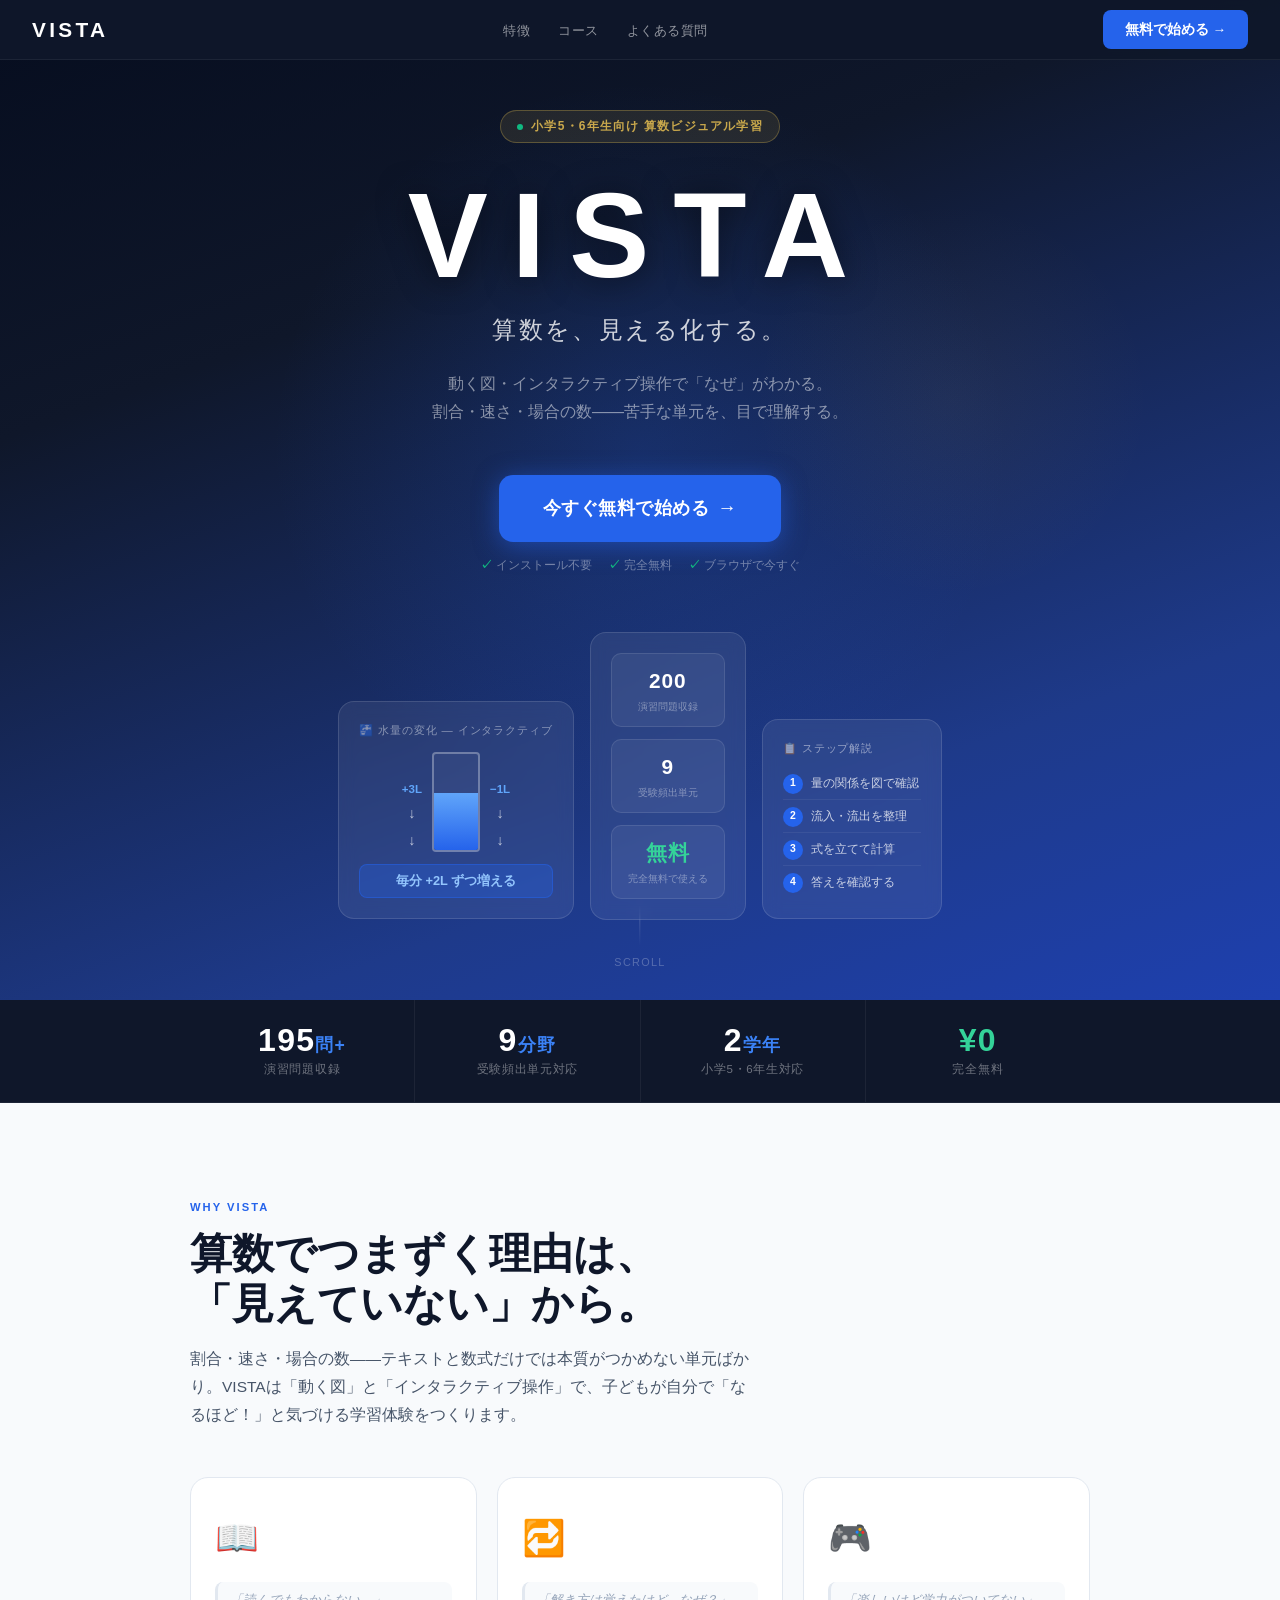
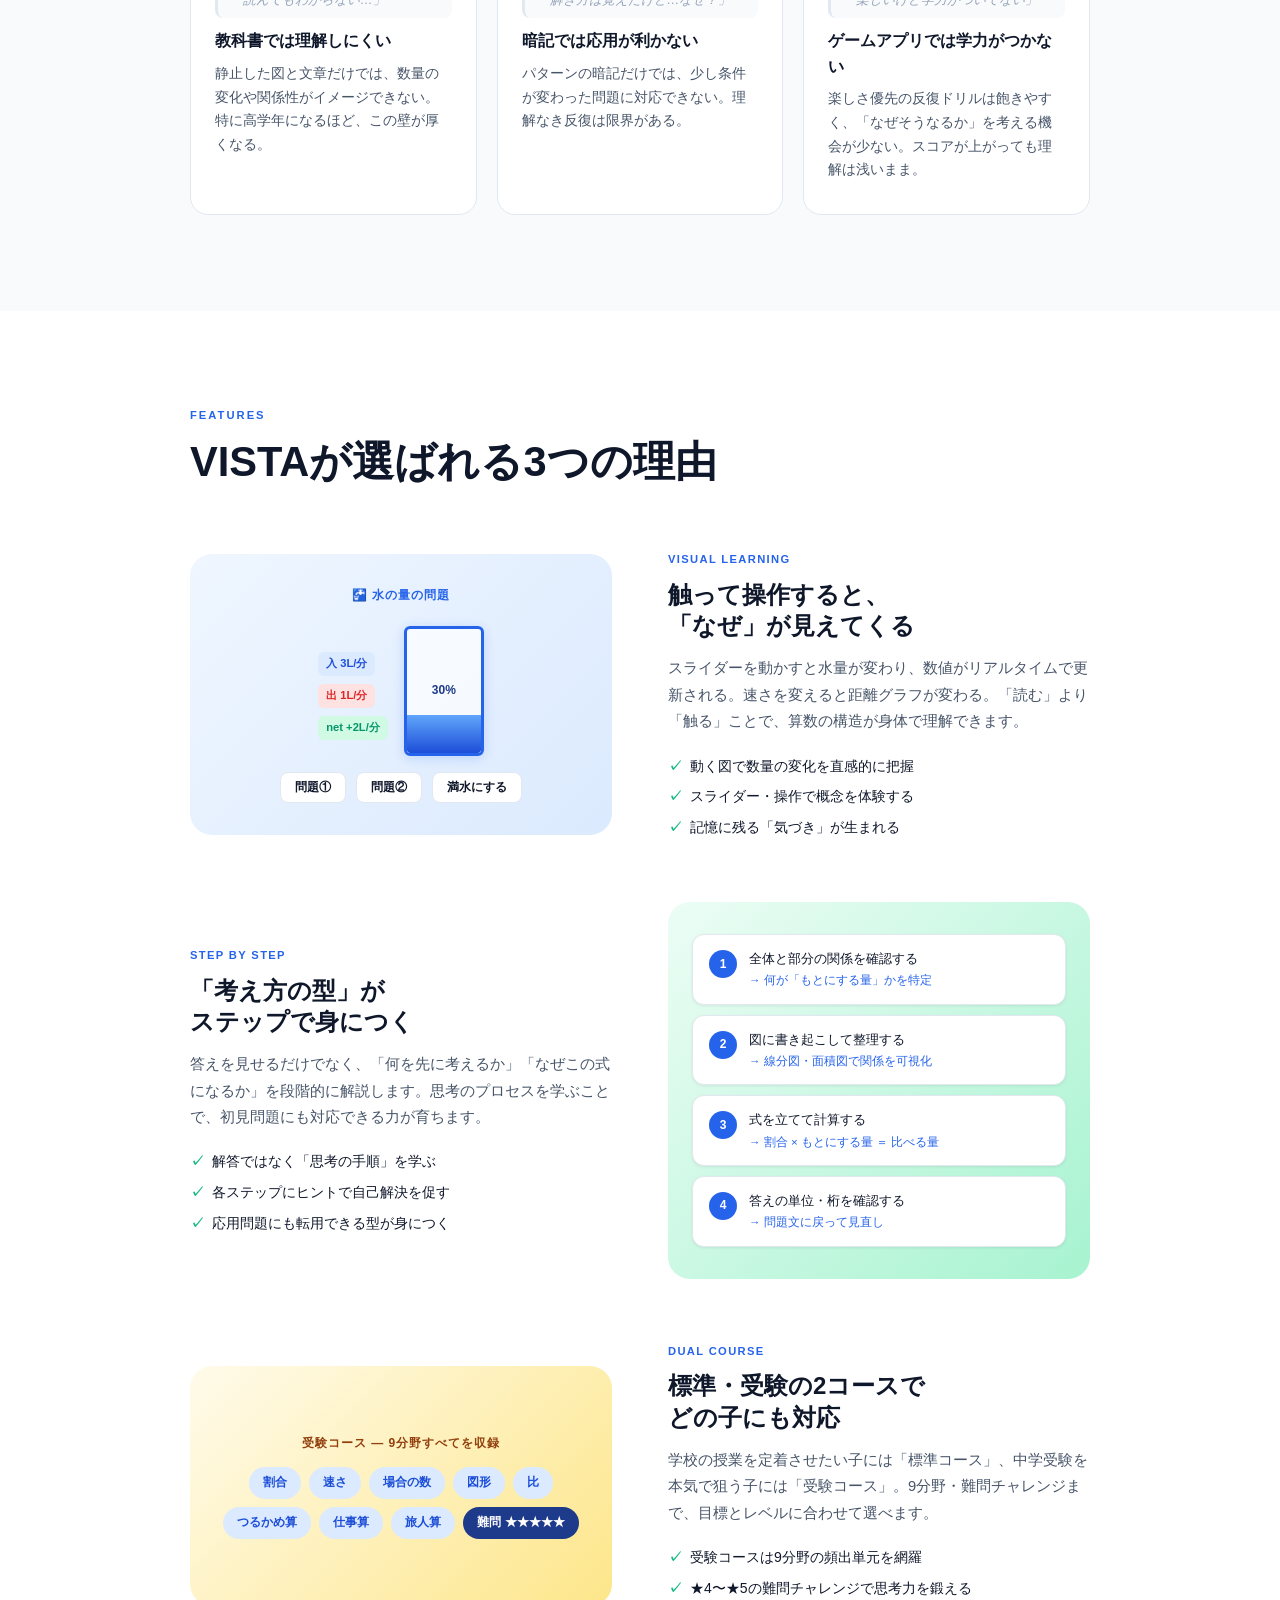
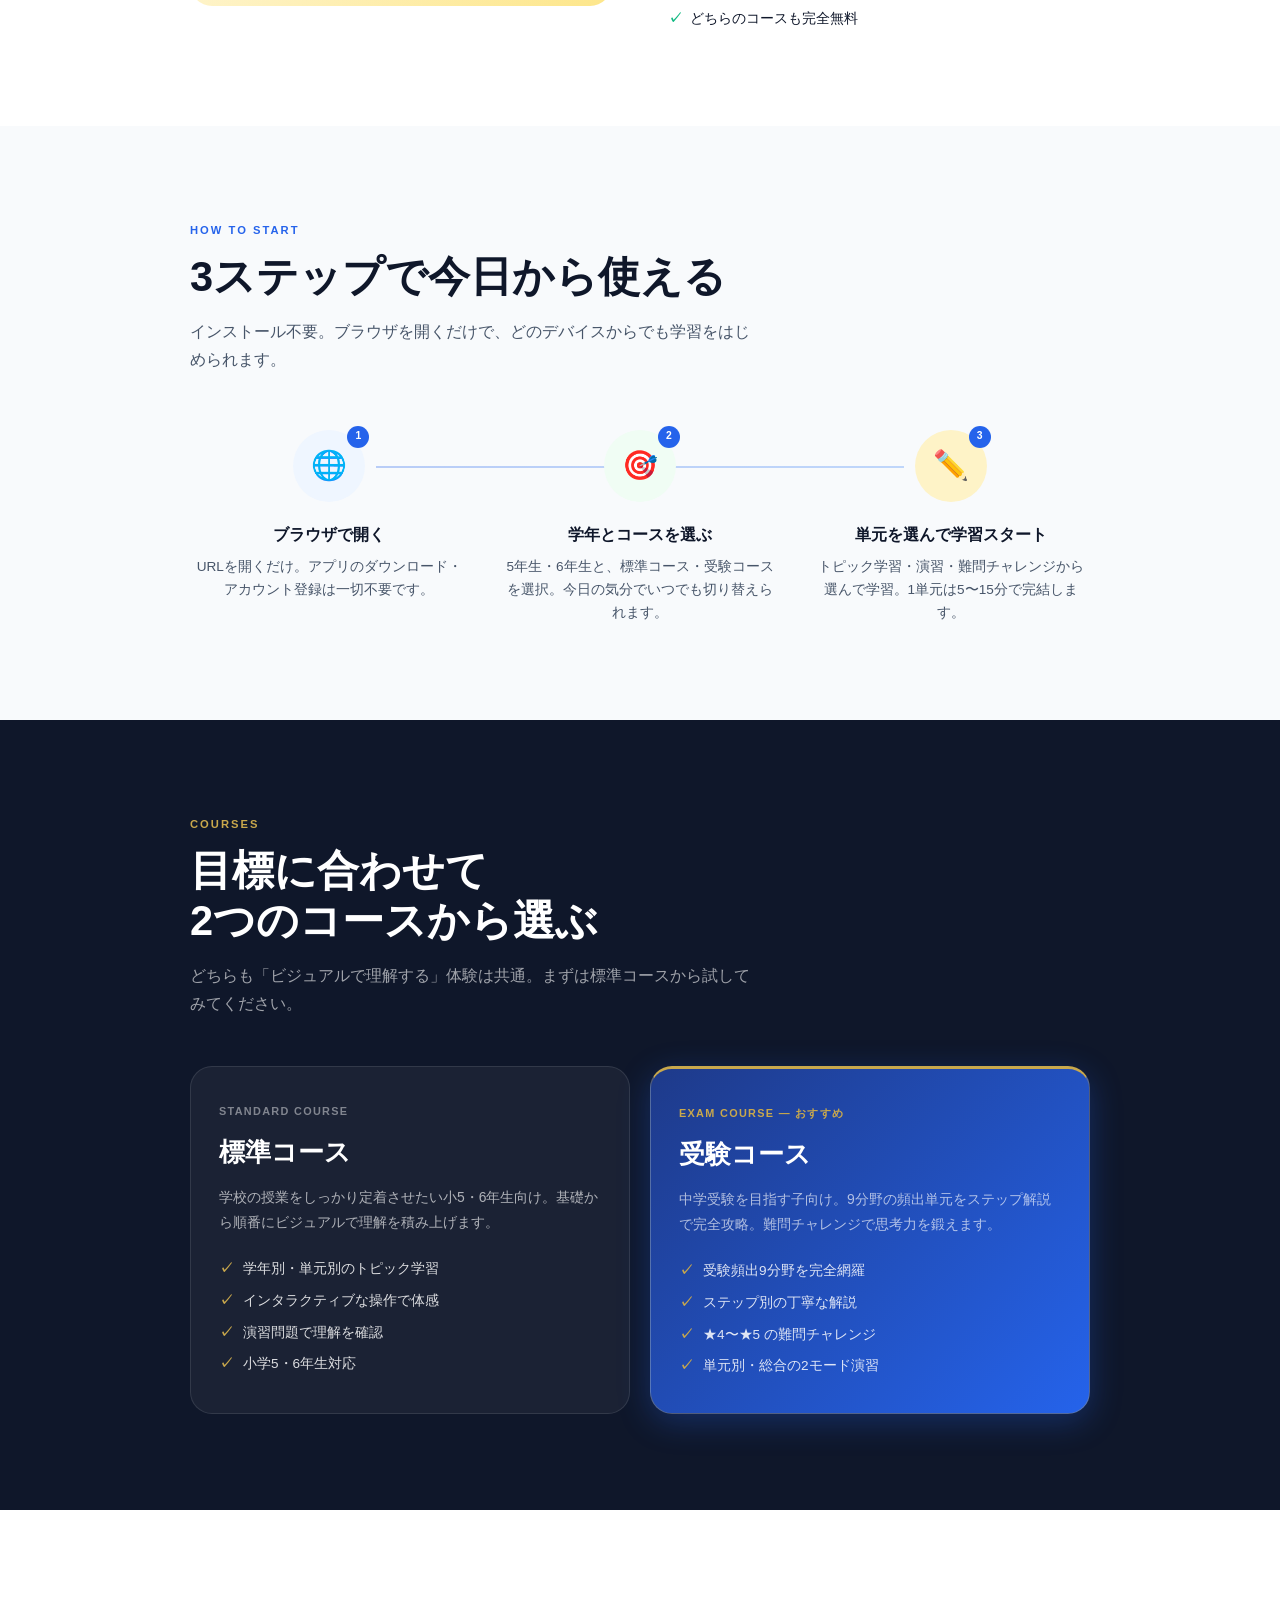
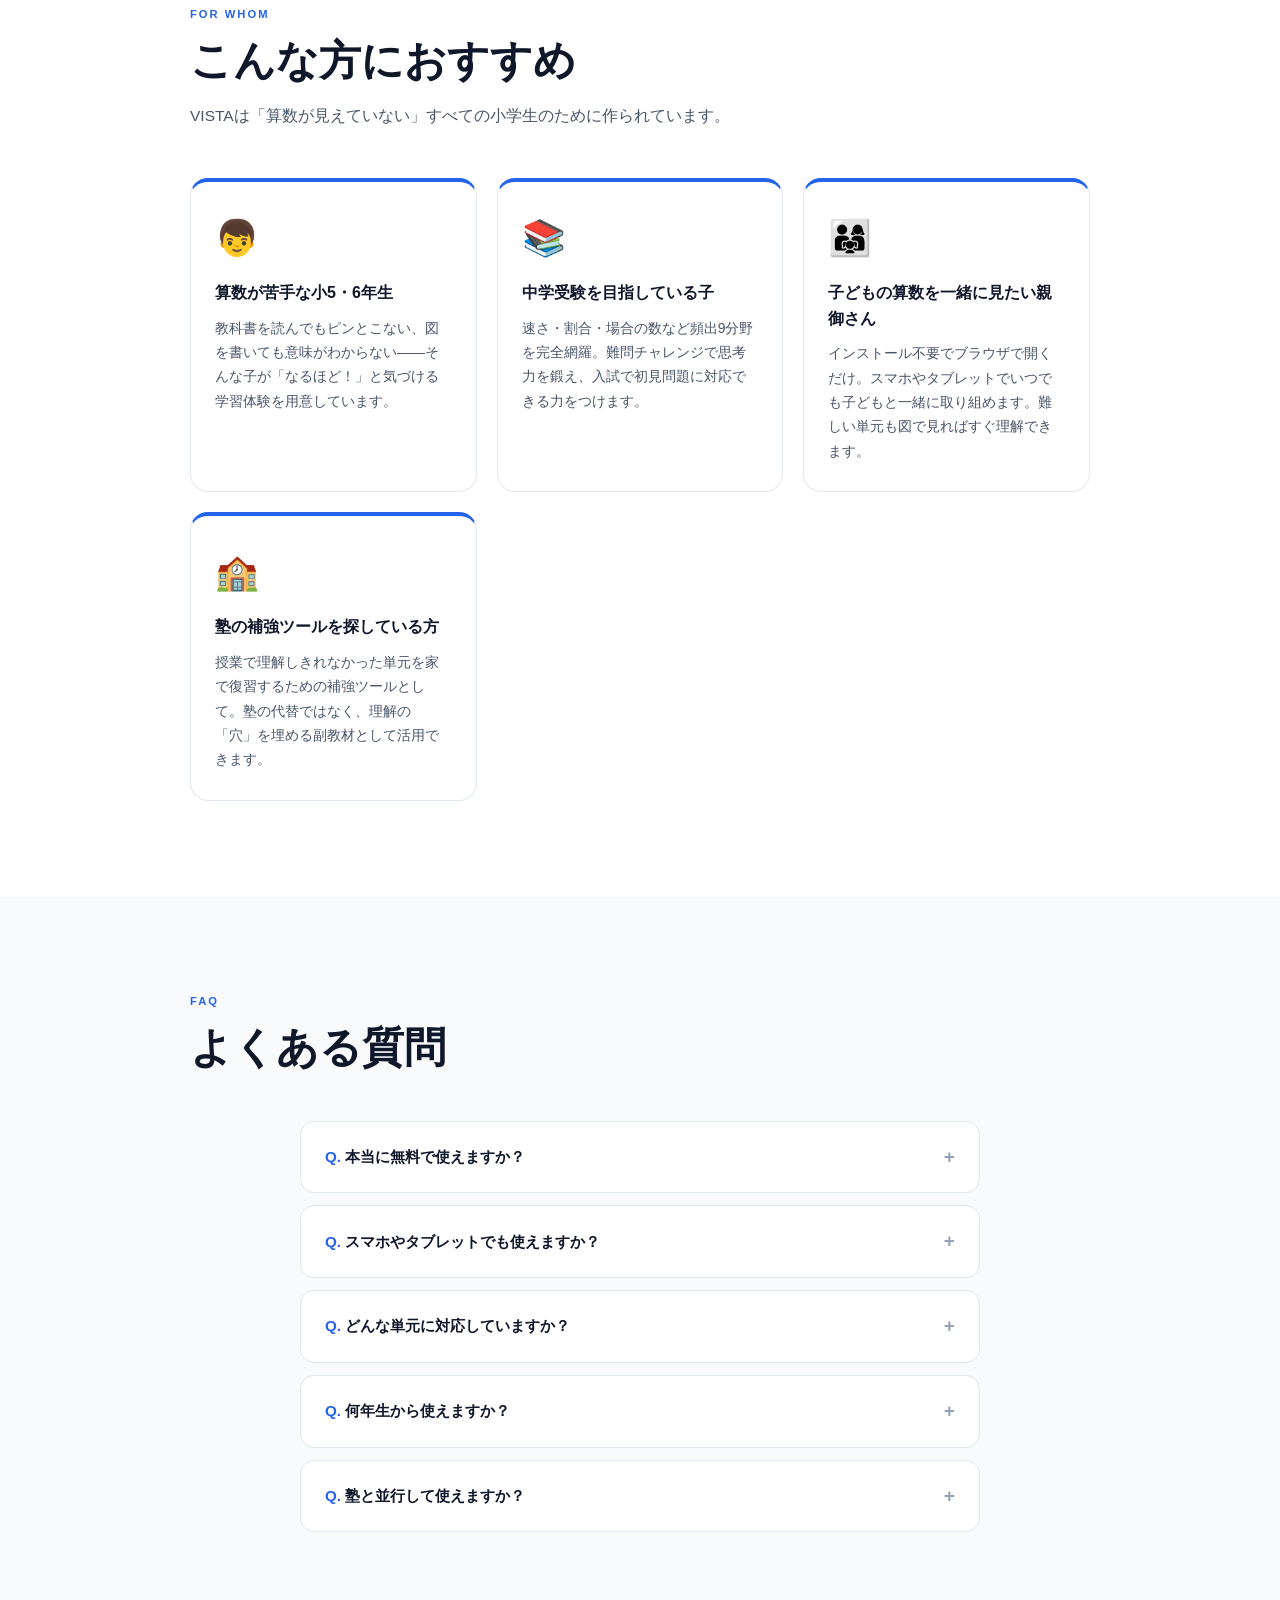
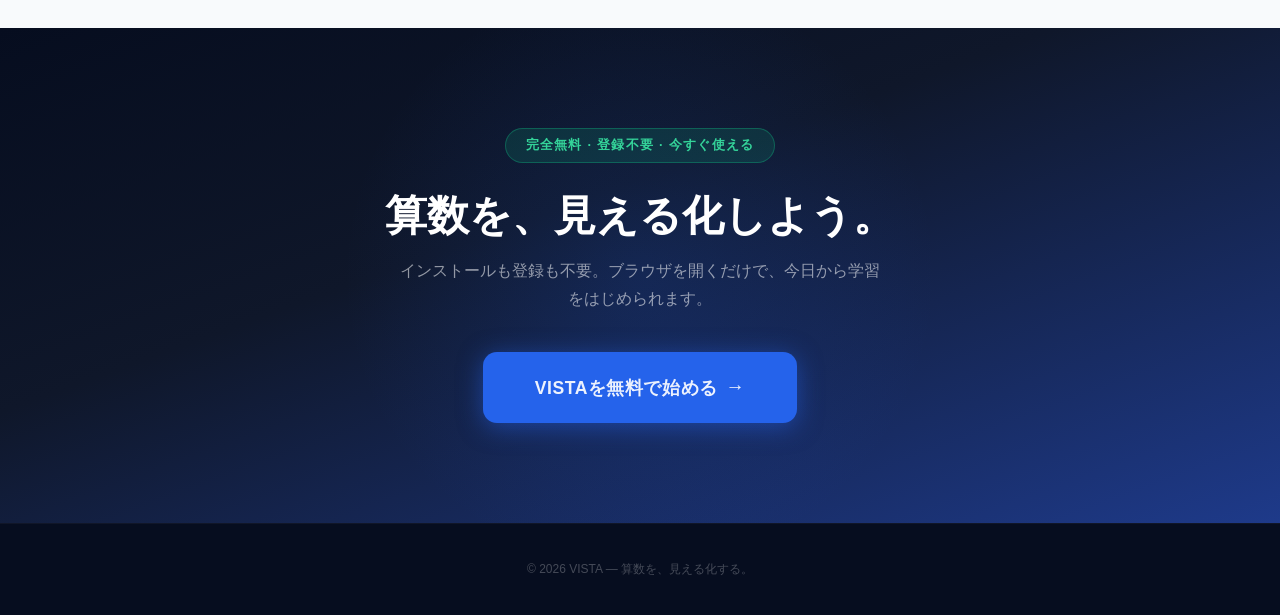
<file: landing.html>
<!DOCTYPE html>
<html lang="ja">
<head>
    <meta charset="UTF-8">
    <meta name="viewport" content="width=device-width, initial-scale=1.0">
    <title>VISTA — 算数を、見える化する。</title>
    <meta name="description" content="小学5・6年生向けの算数ビジュアル学習Webアプリ。200問以上・9分野対応・完全無料。図・アニメーションで算数の「なぜ」がわかる。">
    <!-- Google tag (gtag.js) -->
    <script async src="https://www.googletagmanager.com/gtag/js?id=G-39SS7PNZZC"></script>
    <script>
        window.dataLayer = window.dataLayer || [];
        function gtag(){dataLayer.push(arguments);}
        gtag('js', new Date());
        gtag('config', 'G-39SS7PNZZC');
    </script>
    <style>
        :root {
            --navy: #0F172A;
            --blue-dark: #1E3A8A;
            --blue: #2563EB;
            --blue-mid: #3B82F6;
            --blue-light: #EFF6FF;
            --gold: #C9A84C;
            --gold-light: #FEF3C7;
            --green: #10B981;
            --text: #0F172A;
            --text-sub: #475569;
            --text-muted: #94A3B8;
            --surface: #F8FAFC;
            --white: #FFFFFF;
            --border: #E2E8F0;
            --shadow-sm: 0 1px 3px rgba(0,0,0,.08);
            --shadow-md: 0 4px 16px rgba(0,0,0,.10);
            --shadow-lg: 0 8px 32px rgba(0,0,0,.14);
        }

        * { box-sizing: border-box; margin: 0; padding: 0; }

        html { scroll-behavior: smooth; }

        body {
            font-family: 'Hiragino Kaku Gothic ProN', 'Hiragino Sans', 'メイリオ', Meiryo, sans-serif;
            color: var(--text);
            background: var(--white);
            line-height: 1.6;
            overflow-x: hidden;
        }

        /* ══ NAV ══ */
        nav {
            position: fixed;
            top: 0; left: 0; right: 0;
            background: rgba(15, 23, 42, 0.96);
            backdrop-filter: blur(16px);
            -webkit-backdrop-filter: blur(16px);
            z-index: 100;
            padding: 0 32px;
            height: 60px;
            display: flex;
            align-items: center;
            justify-content: space-between;
            border-bottom: 1px solid rgba(255,255,255,.06);
        }
        .nav-logo {
            color: #fff;
            font-size: 1.3rem;
            font-weight: 900;
            letter-spacing: .16em;
        }
        .nav-links {
            display: flex;
            gap: 28px;
            list-style: none;
        }
        .nav-links a {
            color: rgba(255,255,255,.55);
            text-decoration: none;
            font-size: .82rem;
            letter-spacing: .04em;
            transition: color .15s;
        }
        .nav-links a:hover { color: #fff; }
        .nav-cta {
            background: var(--blue);
            color: #fff;
            border: none;
            padding: 9px 22px;
            border-radius: 8px;
            font-size: .85rem;
            font-weight: bold;
            cursor: pointer;
            text-decoration: none;
            transition: background .15s, transform .12s;
            white-space: nowrap;
        }
        .nav-cta:hover { background: #1D4ED8; transform: translateY(-1px); }

        /* ══ HERO ══ */
        .hero {
            min-height: 100vh;
            background: linear-gradient(160deg, #060D1F 0%, #0F172A 30%, #1E3A8A 75%, #1E40AF 100%);
            display: flex;
            flex-direction: column;
            align-items: center;
            justify-content: center;
            padding: 110px 24px 80px;
            text-align: center;
            position: relative;
            overflow: hidden;
        }
        .hero::before {
            content: '';
            position: absolute;
            width: 800px; height: 800px;
            background: radial-gradient(circle, rgba(37,99,235,.18) 0%, transparent 65%);
            top: 45%; left: 50%;
            transform: translate(-50%, -50%);
            pointer-events: none;
        }
        .hero::after {
            content: '';
            position: absolute;
            width: 400px; height: 400px;
            background: radial-gradient(circle, rgba(201,168,76,.06) 0%, transparent 70%);
            top: 20%; right: 10%;
            pointer-events: none;
        }
        .hero-content {
            position: relative;
            z-index: 1;
            max-width: 800px;
        }
        .hero-badge {
            display: inline-flex;
            align-items: center;
            gap: 8px;
            background: rgba(201,168,76,.12);
            border: 1px solid rgba(201,168,76,.35);
            color: var(--gold);
            font-size: .75rem;
            font-weight: bold;
            letter-spacing: .1em;
            padding: 6px 16px;
            border-radius: 100px;
            margin-bottom: 32px;
        }
        .badge-dot {
            width: 6px; height: 6px;
            background: var(--green);
            border-radius: 50%;
            animation: pulse 2s infinite;
        }
        @keyframes pulse {
            0%, 100% { opacity: 1; transform: scale(1); }
            50% { opacity: .6; transform: scale(1.2); }
        }
        .hero-title {
            color: #fff;
            font-size: clamp(4rem, 14vw, 7.5rem);
            font-weight: 900;
            letter-spacing: .2em;
            margin-bottom: 16px;
            text-shadow: 0 2px 32px rgba(0,0,0,.5);
            line-height: 1;
        }
        .hero-tagline {
            color: rgba(255,255,255,.8);
            font-size: clamp(1.1rem, 3.5vw, 1.5rem);
            letter-spacing: .1em;
            margin-bottom: 20px;
            font-weight: 300;
        }
        .hero-sub {
            color: rgba(255,255,255,.5);
            font-size: clamp(.85rem, 2vw, 1rem);
            margin-bottom: 48px;
            line-height: 1.8;
        }
        .hero-cta-group {
            display: flex;
            flex-direction: column;
            align-items: center;
            gap: 14px;
            margin-bottom: 56px;
        }
        .btn-primary {
            display: inline-flex;
            align-items: center;
            gap: 8px;
            background: var(--blue);
            color: #fff;
            font-size: 1.1rem;
            font-weight: bold;
            padding: 18px 44px;
            border-radius: 14px;
            text-decoration: none;
            box-shadow: 0 4px 24px rgba(37,99,235,.5);
            transition: transform .15s, box-shadow .15s;
            letter-spacing: .03em;
        }
        .btn-primary:hover {
            transform: translateY(-3px);
            box-shadow: 0 10px 36px rgba(37,99,235,.6);
        }
        .btn-arrow {
            font-size: 1.2rem;
            transition: transform .15s;
        }
        .btn-primary:hover .btn-arrow { transform: translateX(4px); }
        .hero-note {
            display: flex;
            align-items: center;
            gap: 16px;
            color: rgba(255,255,255,.4);
            font-size: .78rem;
        }
        .hero-note-item {
            display: flex;
            align-items: center;
            gap: 4px;
        }
        .hero-note-item::before {
            content: '✓';
            color: var(--green);
            font-weight: bold;
        }

        /* ══ HERO DEMO ══ */
        .hero-demo {
            position: relative;
            z-index: 1;
            display: flex;
            gap: 16px;
            justify-content: center;
            align-items: flex-end;
            flex-wrap: wrap;
        }
        .demo-card {
            background: rgba(255,255,255,.07);
            border: 1px solid rgba(255,255,255,.12);
            border-radius: 16px;
            padding: 20px;
            backdrop-filter: blur(8px);
            text-align: center;
        }
        .demo-tank-wrap {
            display: flex;
            gap: 10px;
            align-items: flex-end;
            justify-content: center;
            margin-bottom: 12px;
        }
        .demo-tank {
            width: 48px;
            height: 100px;
            border: 2px solid rgba(255,255,255,.3);
            border-radius: 4px;
            position: relative;
            overflow: hidden;
            background: rgba(255,255,255,.04);
        }
        .demo-water {
            position: absolute;
            bottom: 0; left: 0; right: 0;
            background: linear-gradient(to top, #2563EB, #60A5FA);
            border-radius: 0 0 2px 2px;
            transition: height 0.8s ease;
        }
        .demo-label {
            color: rgba(255,255,255,.5);
            font-size: .68rem;
            letter-spacing: .06em;
        }
        .demo-pipe {
            display: flex;
            flex-direction: column;
            align-items: center;
            gap: 4px;
        }
        .pipe-arrow {
            color: rgba(255,255,255,.7);
            font-size: .9rem;
            animation: flow 1.5s infinite;
        }
        @keyframes flow {
            0%, 100% { opacity: .3; transform: translateY(0); }
            50% { opacity: 1; transform: translateY(3px); }
        }
        .pipe-val {
            color: #60A5FA;
            font-size: .72rem;
            font-weight: bold;
        }
        .demo-eq {
            color: rgba(255,255,255,.6);
            font-size: 1.1rem;
            padding-bottom: 8px;
        }
        .demo-result {
            background: rgba(37,99,235,.3);
            border: 1px solid rgba(37,99,235,.5);
            border-radius: 8px;
            padding: 6px 16px;
            color: #93C5FD;
            font-size: .8rem;
            font-weight: bold;
            margin-top: 8px;
        }
        .demo-stat-card {
            display: flex;
            flex-direction: column;
            justify-content: center;
            gap: 12px;
            min-width: 120px;
        }
        .demo-stat-item {
            background: rgba(255,255,255,.06);
            border: 1px solid rgba(255,255,255,.1);
            border-radius: 10px;
            padding: 10px 16px;
            text-align: center;
        }
        .demo-stat-num {
            color: #fff;
            font-size: 1.3rem;
            font-weight: 900;
            letter-spacing: .05em;
        }
        .demo-stat-num span {
            color: var(--gold);
        }
        .demo-stat-label {
            color: rgba(255,255,255,.4);
            font-size: .65rem;
            margin-top: 2px;
        }
        .demo-step-card {
            text-align: left;
            min-width: 180px;
        }
        .demo-step-title {
            color: rgba(255,255,255,.5);
            font-size: .68rem;
            letter-spacing: .08em;
            margin-bottom: 10px;
        }
        .demo-step-row {
            display: flex;
            align-items: center;
            gap: 8px;
            padding: 6px 0;
            border-bottom: 1px solid rgba(255,255,255,.06);
        }
        .demo-step-row:last-child { border-bottom: none; }
        .demo-step-n {
            width: 20px; height: 20px;
            background: var(--blue);
            border-radius: 50%;
            display: flex;
            align-items: center;
            justify-content: center;
            font-size: .65rem;
            font-weight: bold;
            color: #fff;
            flex-shrink: 0;
        }
        .demo-step-t {
            color: rgba(255,255,255,.75);
            font-size: .72rem;
            line-height: 1.4;
        }

        /* ══ HERO SCROLL ══ */
        .hero-scroll {
            position: absolute;
            bottom: 28px;
            left: 50%;
            transform: translateX(-50%);
            color: rgba(255,255,255,.25);
            font-size: .68rem;
            letter-spacing: .12em;
            display: flex;
            flex-direction: column;
            align-items: center;
            gap: 8px;
        }
        .scroll-line {
            width: 1px;
            height: 40px;
            background: linear-gradient(to bottom, rgba(255,255,255,.25), transparent);
            animation: scrollLine 2s infinite;
        }
        @keyframes scrollLine {
            0% { transform: scaleY(0); transform-origin: top; opacity: 1; }
            50% { transform: scaleY(1); transform-origin: top; opacity: 1; }
            51% { transform-origin: bottom; }
            100% { transform: scaleY(0); transform-origin: bottom; opacity: 0; }
        }

        /* ══ STATS BAR ══ */
        .stats-bar {
            background: var(--navy);
            border-bottom: 1px solid rgba(255,255,255,.06);
            padding: 0;
        }
        .stats-inner {
            max-width: 900px;
            margin: 0 auto;
            display: flex;
            justify-content: center;
            flex-wrap: wrap;
        }
        .stat-item {
            padding: 24px 40px;
            text-align: center;
            border-right: 1px solid rgba(255,255,255,.06);
            flex: 1;
            min-width: 140px;
        }
        .stat-item:last-child { border-right: none; }
        .stat-num {
            font-size: 2rem;
            font-weight: 900;
            color: #fff;
            letter-spacing: .04em;
            line-height: 1;
        }
        .stat-num .stat-unit { font-size: 1.1rem; color: var(--blue-mid); }
        .stat-label {
            font-size: .72rem;
            color: rgba(255,255,255,.4);
            margin-top: 4px;
            letter-spacing: .06em;
        }

        /* ══ SECTION BASE ══ */
        section { padding: 96px 24px; }
        .container { max-width: 900px; margin: 0 auto; }
        .section-label {
            font-size: .7rem;
            font-weight: bold;
            letter-spacing: .18em;
            color: var(--blue);
            text-transform: uppercase;
            margin-bottom: 12px;
        }
        .section-title {
            font-size: clamp(1.7rem, 5vw, 2.6rem);
            font-weight: 900;
            line-height: 1.2;
            margin-bottom: 16px;
        }
        .section-sub {
            font-size: .97rem;
            color: var(--text-sub);
            max-width: 560px;
            line-height: 1.8;
        }

        /* ══ PROBLEM ══ */
        .problem-section { background: var(--surface); }
        .problem-grid {
            display: grid;
            grid-template-columns: repeat(auto-fit, minmax(240px, 1fr));
            gap: 20px;
            margin-top: 48px;
        }
        .problem-card {
            background: var(--white);
            border: 1px solid var(--border);
            border-radius: 18px;
            padding: 32px 24px;
            transition: transform .2s, box-shadow .2s;
        }
        .problem-card:hover {
            transform: translateY(-4px);
            box-shadow: var(--shadow-md);
        }
        .problem-icon { font-size: 2.2rem; margin-bottom: 16px; }
        .problem-voice {
            font-size: .8rem;
            color: var(--text-muted);
            font-style: italic;
            margin-bottom: 10px;
            padding: 8px 12px;
            background: var(--surface);
            border-radius: 8px;
            border-left: 3px solid var(--border);
        }
        .problem-title {
            font-size: 1rem;
            font-weight: bold;
            margin-bottom: 8px;
        }
        .problem-desc {
            font-size: .87rem;
            color: var(--text-sub);
            line-height: 1.7;
        }

        /* ══ FEATURES ══ */
        .feature-list {
            display: flex;
            flex-direction: column;
            gap: 64px;
            margin-top: 64px;
        }
        .feature-item {
            display: grid;
            grid-template-columns: 1fr 1fr;
            gap: 56px;
            align-items: center;
        }
        .feature-visual-col { order: 1; }
        .feature-text-col { order: 2; }
        .feature-item.reverse .feature-visual-col { order: 2; }
        .feature-item.reverse .feature-text-col { order: 1; }
        .feature-label {
            font-size: .7rem;
            font-weight: bold;
            letter-spacing: .12em;
            color: var(--blue);
            text-transform: uppercase;
            margin-bottom: 10px;
        }
        .feature-title {
            font-size: 1.5rem;
            font-weight: 900;
            margin-bottom: 14px;
            line-height: 1.3;
        }
        .feature-desc {
            font-size: .92rem;
            color: var(--text-sub);
            line-height: 1.8;
            margin-bottom: 20px;
        }
        .feature-points {
            display: flex;
            flex-direction: column;
            gap: 8px;
        }
        .feature-point {
            display: flex;
            align-items: center;
            gap: 8px;
            font-size: .88rem;
            color: var(--text);
        }
        .feature-point::before {
            content: '✓';
            color: var(--green);
            font-weight: bold;
            flex-shrink: 0;
        }
        .feature-visual {
            border-radius: 22px;
            padding: 32px 24px;
            min-height: 240px;
            display: flex;
            align-items: center;
            justify-content: center;
        }
        .fv-blue { background: linear-gradient(135deg, #EFF6FF, #DBEAFE); }
        .fv-yellow { background: linear-gradient(135deg, #FFFBEB, #FDE68A); }
        .fv-green { background: linear-gradient(135deg, #ECFDF5, #A7F3D0); }

        /* Tank visual (interactive) */
        .tank-demo {
            text-align: center;
            width: 100%;
        }
        .tank-demo-title {
            font-size: .75rem;
            color: var(--blue);
            font-weight: bold;
            letter-spacing: .08em;
            margin-bottom: 20px;
        }
        .tank-main {
            display: inline-flex;
            align-items: flex-end;
            gap: 16px;
            margin-bottom: 16px;
        }
        .tank-body {
            width: 80px;
            height: 130px;
            border: 3px solid #2563EB;
            border-radius: 6px;
            position: relative;
            overflow: hidden;
            background: rgba(255,255,255,.7);
            box-shadow: 0 2px 12px rgba(37,99,235,.2);
        }
        .tank-fill {
            position: absolute;
            bottom: 0; left: 0; right: 0;
            background: linear-gradient(to top, #1D4ED8, #60A5FA);
            border-radius: 0 0 3px 3px;
            transition: height 1s cubic-bezier(.4,0,.2,1);
        }
        .tank-pct {
            position: absolute;
            top: 50%; left: 50%;
            transform: translate(-50%, -50%);
            font-size: .75rem;
            font-weight: bold;
            color: #1E3A8A;
            z-index: 1;
        }
        .tank-arrows {
            display: flex;
            flex-direction: column;
            gap: 8px;
            padding-bottom: 16px;
        }
        .tank-arrow-row {
            display: flex;
            align-items: center;
            gap: 6px;
        }
        .arrow-badge {
            font-size: .7rem;
            padding: 3px 8px;
            border-radius: 6px;
            font-weight: bold;
            white-space: nowrap;
        }
        .arrow-in { background: #DBEAFE; color: #1D4ED8; }
        .arrow-out { background: #FEE2E2; color: #DC2626; }
        .arrow-net { background: #D1FAE5; color: #059669; }
        .tank-controls {
            display: flex;
            gap: 10px;
            justify-content: center;
            flex-wrap: wrap;
        }
        .tank-btn {
            font-size: .75rem;
            padding: 6px 14px;
            border-radius: 8px;
            border: 1px solid var(--border);
            background: white;
            cursor: pointer;
            font-weight: bold;
            color: var(--text);
            transition: all .15s;
        }
        .tank-btn:hover { background: var(--blue); color: white; border-color: var(--blue); }
        .tank-btn.active { background: var(--blue); color: white; border-color: var(--blue); }

        /* Step visual */
        .step-demo {
            display: flex;
            flex-direction: column;
            gap: 10px;
            width: 100%;
        }
        .step-row {
            background: white;
            border-radius: 12px;
            padding: 14px 16px;
            display: flex;
            align-items: flex-start;
            gap: 12px;
            box-shadow: var(--shadow-sm);
            border: 1px solid var(--border);
            transition: transform .15s;
        }
        .step-row:hover { transform: translateX(4px); }
        .step-num {
            width: 28px; height: 28px;
            background: var(--blue);
            color: white;
            border-radius: 50%;
            display: flex;
            align-items: center;
            justify-content: center;
            font-size: .75rem;
            font-weight: bold;
            flex-shrink: 0;
            margin-top: 1px;
        }
        .step-text { font-size: .84rem; color: var(--text); line-height: 1.5; }
        .step-hint {
            font-size: .72rem;
            color: var(--blue);
            margin-top: 2px;
        }

        /* Course tags visual */
        .tags-demo {
            width: 100%;
            text-align: center;
        }
        .tags-title {
            font-size: .75rem;
            color: #92400E;
            font-weight: bold;
            letter-spacing: .08em;
            margin-bottom: 14px;
        }
        .tags-wrap {
            display: flex;
            flex-wrap: wrap;
            gap: 8px;
            justify-content: center;
        }
        .tag-pill {
            padding: 6px 14px;
            border-radius: 100px;
            font-size: .78rem;
            font-weight: bold;
            transition: transform .15s;
        }
        .tag-pill:hover { transform: scale(1.05); }
        .tag-std { background: #DBEAFE; color: #1D4ED8; }
        .tag-hard { background: #1E3A8A; color: #fff; }

        /* ══ HOW IT WORKS ══ */
        .how-section { background: var(--surface); }
        .how-steps {
            display: grid;
            grid-template-columns: repeat(3, 1fr);
            gap: 32px;
            margin-top: 56px;
            position: relative;
        }
        .how-steps::before {
            content: '';
            position: absolute;
            top: 36px;
            left: calc(16.67% + 36px);
            right: calc(16.67% + 36px);
            height: 2px;
            background: linear-gradient(to right, var(--blue), var(--blue-mid));
            opacity: .3;
        }
        .how-step {
            text-align: center;
        }
        .how-icon-wrap {
            width: 72px; height: 72px;
            border-radius: 50%;
            display: flex;
            align-items: center;
            justify-content: center;
            margin: 0 auto 20px;
            font-size: 1.8rem;
            position: relative;
        }
        .how-icon-wrap.c1 { background: #EFF6FF; }
        .how-icon-wrap.c2 { background: #F0FDF4; }
        .how-icon-wrap.c3 { background: #FEF3C7; }
        .how-step-num {
            position: absolute;
            top: -4px; right: -4px;
            width: 22px; height: 22px;
            background: var(--blue);
            color: white;
            border-radius: 50%;
            font-size: .65rem;
            font-weight: bold;
            display: flex;
            align-items: center;
            justify-content: center;
        }
        .how-title {
            font-size: 1rem;
            font-weight: bold;
            margin-bottom: 8px;
        }
        .how-desc {
            font-size: .85rem;
            color: var(--text-sub);
            line-height: 1.7;
        }

        /* ══ COURSE SECTION ══ */
        .course-section {
            background: var(--navy);
            color: #fff;
        }
        .course-section .section-label { color: var(--gold); }
        .course-section .section-sub { color: rgba(255,255,255,.6); }
        .course-cards {
            display: grid;
            grid-template-columns: repeat(auto-fit, minmax(280px, 1fr));
            gap: 20px;
            margin-top: 48px;
        }
        .course-card-lp {
            border-radius: 22px;
            padding: 36px 28px;
            transition: transform .2s;
        }
        .course-card-lp:hover { transform: translateY(-4px); }
        .course-card-lp.std {
            background: rgba(255,255,255,.05);
            border: 1px solid rgba(255,255,255,.1);
        }
        .course-card-lp.exam {
            background: linear-gradient(135deg, #1E3A8A, #2563EB);
            border: 1px solid rgba(201,168,76,.3);
            border-top: 3px solid var(--gold);
            box-shadow: 0 8px 32px rgba(37,99,235,.3);
        }
        .course-tag {
            font-size: .68rem;
            font-weight: bold;
            letter-spacing: .12em;
            margin-bottom: 12px;
        }
        .std .course-tag { color: rgba(255,255,255,.45); }
        .exam .course-tag { color: var(--gold); }
        .course-name {
            font-size: 1.6rem;
            font-weight: 900;
            margin-bottom: 12px;
        }
        .course-desc {
            font-size: .87rem;
            color: rgba(255,255,255,.65);
            line-height: 1.75;
            margin-bottom: 24px;
        }
        .course-list {
            list-style: none;
            display: flex;
            flex-direction: column;
            gap: 10px;
        }
        .course-list li {
            font-size: .85rem;
            color: rgba(255,255,255,.85);
            display: flex;
            align-items: center;
            gap: 10px;
        }
        .course-list li::before {
            content: '✓';
            color: var(--gold);
            font-weight: bold;
            flex-shrink: 0;
        }

        /* ══ TARGET ══ */
        .target-grid {
            display: grid;
            grid-template-columns: repeat(auto-fit, minmax(240px, 1fr));
            gap: 20px;
            margin-top: 48px;
        }
        .target-card {
            border: 1px solid var(--border);
            border-radius: 18px;
            padding: 28px 24px;
            border-top: 4px solid var(--blue);
            transition: transform .2s, box-shadow .2s;
        }
        .target-card:hover {
            transform: translateY(-4px);
            box-shadow: var(--shadow-md);
        }
        .target-icon { font-size: 2.2rem; margin-bottom: 14px; }
        .target-title {
            font-size: 1rem;
            font-weight: bold;
            margin-bottom: 10px;
        }
        .target-desc {
            font-size: .87rem;
            color: var(--text-sub);
            line-height: 1.75;
        }

        /* ══ FAQ ══ */
        .faq-section { background: var(--surface); }
        .faq-list {
            max-width: 680px;
            margin: 48px auto 0;
            display: flex;
            flex-direction: column;
            gap: 12px;
        }
        .faq-item {
            background: var(--white);
            border: 1px solid var(--border);
            border-radius: 14px;
            overflow: hidden;
        }
        .faq-q {
            padding: 20px 24px;
            display: flex;
            justify-content: space-between;
            align-items: center;
            cursor: pointer;
            font-weight: bold;
            font-size: .95rem;
            transition: background .15s;
            user-select: none;
        }
        .faq-q:hover { background: var(--surface); }
        .faq-q-text::before {
            content: 'Q. ';
            color: var(--blue);
        }
        .faq-icon {
            color: var(--text-muted);
            font-size: 1.2rem;
            transition: transform .25s;
            flex-shrink: 0;
        }
        .faq-item.open .faq-icon { transform: rotate(45deg); }
        .faq-a {
            display: none;
            padding: 0 24px 20px;
            font-size: .88rem;
            color: var(--text-sub);
            line-height: 1.8;
            border-top: 1px solid var(--border);
            margin-top: 0;
        }
        .faq-a-inner { padding-top: 16px; }
        .faq-item.open .faq-a { display: block; }

        /* ══ CTA FINAL ══ */
        .cta-section {
            background: linear-gradient(160deg, #060D1F 0%, #0F172A 40%, #1E3A8A 100%);
            text-align: center;
            padding: 100px 24px;
            position: relative;
            overflow: hidden;
        }
        .cta-section::before {
            content: '';
            position: absolute;
            width: 600px; height: 600px;
            background: radial-gradient(circle, rgba(37,99,235,.15) 0%, transparent 70%);
            top: 50%; left: 50%;
            transform: translate(-50%, -50%);
            pointer-events: none;
        }
        .cta-section .section-title { color: #fff; position: relative; }
        .cta-section .section-sub {
            color: rgba(255,255,255,.55);
            margin: 16px auto 40px;
            max-width: 480px;
            position: relative;
        }
        .cta-free-badge {
            display: inline-block;
            background: rgba(16,185,129,.15);
            border: 1px solid rgba(16,185,129,.35);
            color: #34D399;
            font-size: .8rem;
            font-weight: bold;
            letter-spacing: .1em;
            padding: 6px 20px;
            border-radius: 100px;
            margin-bottom: 28px;
            position: relative;
        }

        /* ══ FOOTER ══ */
        footer {
            background: #060D1F;
            color: rgba(255,255,255,.25);
            text-align: center;
            padding: 36px 24px;
            font-size: .75rem;
            border-top: 1px solid rgba(255,255,255,.04);
        }

        /* ══ SCROLL REVEAL ══ */
        .reveal {
            opacity: 0;
            transform: translateY(28px);
            transition: opacity .6s ease, transform .6s ease;
        }
        .reveal.visible {
            opacity: 1;
            transform: translateY(0);
        }
        .reveal-delay-1 { transition-delay: .1s; }
        .reveal-delay-2 { transition-delay: .2s; }
        .reveal-delay-3 { transition-delay: .3s; }

        /* ══ RESPONSIVE ══ */
        @media (max-width: 768px) {
            .nav-links { display: none; }
            .feature-item {
                grid-template-columns: 1fr;
            }
            .feature-item .feature-visual-col,
            .feature-item .feature-text-col,
            .feature-item.reverse .feature-visual-col,
            .feature-item.reverse .feature-text-col {
                order: unset;
            }
            .how-steps { grid-template-columns: 1fr; }
            .how-steps::before { display: none; }
            .stats-inner { flex-direction: column; }
            .stat-item { border-right: none; border-bottom: 1px solid rgba(255,255,255,.06); }
            .stat-item:last-child { border-bottom: none; }
            .hero-note { flex-direction: column; gap: 8px; }
            .hero-demo { flex-direction: column; align-items: center; }
            .demo-stat-card { flex-direction: row; min-width: unset; }
        }
        @media (max-width: 480px) {
            nav { padding: 0 16px; }
            .btn-primary { font-size: .95rem; padding: 16px 32px; }
            section { padding: 72px 16px; }
        }
    </style>
</head>
<body>

<!-- NAV -->
<nav>
    <div class="nav-logo">VISTA</div>
    <ul class="nav-links">
        <li><a href="#features">特徴</a></li>
        <li><a href="#courses">コース</a></li>
        <li><a href="#faq">よくある質問</a></li>
    </ul>
    <a href="index.html" class="nav-cta">無料で始める →</a>
</nav>

<!-- HERO -->
<div class="hero">
    <div class="hero-content">
        <div class="hero-badge">
            <div class="badge-dot"></div>
            小学5・6年生向け 算数ビジュアル学習
        </div>
        <div class="hero-title">VISTA</div>
        <div class="hero-tagline">算数を、見える化する。</div>
        <div class="hero-sub">
            動く図・インタラクティブ操作で「なぜ」がわかる。<br>
            割合・速さ・場合の数——苦手な単元を、目で理解する。
        </div>
        <div class="hero-cta-group">
            <a href="index.html" class="btn-primary">
                今すぐ無料で始める
                <span class="btn-arrow">→</span>
            </a>
            <div class="hero-note">
                <div class="hero-note-item">インストール不要</div>
                <div class="hero-note-item">完全無料</div>
                <div class="hero-note-item">ブラウザで今すぐ</div>
            </div>
        </div>
    </div>

    <div class="hero-demo">
        <div class="demo-card">
            <div class="demo-label" style="margin-bottom:12px;color:rgba(255,255,255,.45);font-size:.7rem;letter-spacing:.08em;">🚰 水量の変化 — インタラクティブ</div>
            <div class="demo-tank-wrap">
                <div class="demo-pipe">
                    <div class="pipe-val">+3L</div>
                    <div class="pipe-arrow">↓</div>
                    <div class="pipe-arrow" style="animation-delay:.3s">↓</div>
                </div>
                <div class="demo-tank">
                    <div class="demo-water" id="heroWater" style="height:50%"></div>
                </div>
                <div class="demo-pipe">
                    <div class="pipe-val">−1L</div>
                    <div class="pipe-arrow" style="animation-delay:.6s">↓</div>
                    <div class="pipe-arrow" style="animation-delay:.9s">↓</div>
                </div>
            </div>
            <div class="demo-result">毎分 +2L ずつ増える</div>
        </div>
        <div class="demo-card demo-stat-card">
            <div class="demo-stat-item">
                <div class="demo-stat-num" id="heroProbs">0<span>問</span></div>
                <div class="demo-stat-label">演習問題収録</div>
            </div>
            <div class="demo-stat-item">
                <div class="demo-stat-num" id="heroFields">0<span>分野</span></div>
                <div class="demo-stat-label">受験頻出単元</div>
            </div>
            <div class="demo-stat-item">
                <div class="demo-stat-num"><span style="color:#34D399;">無料</span></div>
                <div class="demo-stat-label">完全無料で使える</div>
            </div>
        </div>
        <div class="demo-card demo-step-card">
            <div class="demo-step-title">📋 ステップ解説</div>
            <div class="demo-step-row">
                <div class="demo-step-n">1</div>
                <div class="demo-step-t">量の関係を図で確認</div>
            </div>
            <div class="demo-step-row">
                <div class="demo-step-n">2</div>
                <div class="demo-step-t">流入・流出を整理</div>
            </div>
            <div class="demo-step-row">
                <div class="demo-step-n">3</div>
                <div class="demo-step-t">式を立てて計算</div>
            </div>
            <div class="demo-step-row">
                <div class="demo-step-n">4</div>
                <div class="demo-step-t">答えを確認する</div>
            </div>
        </div>
    </div>

    <div class="hero-scroll">
        <div class="scroll-line"></div>
        SCROLL
    </div>
</div>

<!-- STATS BAR -->
<div class="stats-bar">
    <div class="stats-inner">
        <div class="stat-item">
            <div class="stat-num"><span class="counter" data-target="200">0</span><span class="stat-unit">問+</span></div>
            <div class="stat-label">演習問題収録</div>
        </div>
        <div class="stat-item">
            <div class="stat-num"><span class="counter" data-target="9">0</span><span class="stat-unit">分野</span></div>
            <div class="stat-label">受験頻出単元対応</div>
        </div>
        <div class="stat-item">
            <div class="stat-num"><span class="counter" data-target="2">0</span><span class="stat-unit">学年</span></div>
            <div class="stat-label">小学5・6年生対応</div>
        </div>
        <div class="stat-item">
            <div class="stat-num" style="color:#34D399;">¥0</div>
            <div class="stat-label">完全無料</div>
        </div>
    </div>
</div>

<!-- PROBLEM -->
<section class="problem-section" id="problem">
    <div class="container">
        <div class="section-label reveal">Why VISTA</div>
        <div class="section-title reveal">算数でつまずく理由は、<br>「見えていない」から。</div>
        <div class="section-sub reveal">割合・速さ・場合の数——テキストと数式だけでは本質がつかめない単元ばかり。VISTAは「動く図」と「インタラクティブ操作」で、子どもが自分で「なるほど！」と気づける学習体験をつくります。</div>
        <div class="problem-grid">
            <div class="problem-card reveal reveal-delay-1">
                <div class="problem-icon">📖</div>
                <div class="problem-voice">「読んでもわからない…」</div>
                <div class="problem-title">教科書では理解しにくい</div>
                <div class="problem-desc">静止した図と文章だけでは、数量の変化や関係性がイメージできない。特に高学年になるほど、この壁が厚くなる。</div>
            </div>
            <div class="problem-card reveal reveal-delay-2">
                <div class="problem-icon">🔁</div>
                <div class="problem-voice">「解き方は覚えたけど…なぜ？」</div>
                <div class="problem-title">暗記では応用が利かない</div>
                <div class="problem-desc">パターンの暗記だけでは、少し条件が変わった問題に対応できない。理解なき反復は限界がある。</div>
            </div>
            <div class="problem-card reveal reveal-delay-3">
                <div class="problem-icon">🎮</div>
                <div class="problem-voice">「楽しいけど学力がついてない」</div>
                <div class="problem-title">ゲームアプリでは学力がつかない</div>
                <div class="problem-desc">楽しさ優先の反復ドリルは飽きやすく、「なぜそうなるか」を考える機会が少ない。スコアが上がっても理解は浅いまま。</div>
            </div>
        </div>
    </div>
</section>

<!-- FEATURES -->
<section id="features">
    <div class="container">
        <div class="section-label reveal">Features</div>
        <div class="section-title reveal">VISTAが選ばれる3つの理由</div>
        <div class="feature-list">

            <!-- Feature 1 -->
            <div class="feature-item reveal">
                <div class="feature-text-col">
                    <div class="feature-label">Visual Learning</div>
                    <div class="feature-title">触って操作すると、<br>「なぜ」が見えてくる</div>
                    <div class="feature-desc">
                        スライダーを動かすと水量が変わり、数値がリアルタイムで更新される。速さを変えると距離グラフが変わる。「読む」より「触る」ことで、算数の構造が身体で理解できます。
                    </div>
                    <div class="feature-points">
                        <div class="feature-point">動く図で数量の変化を直感的に把握</div>
                        <div class="feature-point">スライダー・操作で概念を体験する</div>
                        <div class="feature-point">記憶に残る「気づき」が生まれる</div>
                    </div>
                </div>
                <div class="feature-visual-col">
                    <div class="feature-visual fv-blue">
                        <div class="tank-demo">
                            <div class="tank-demo-title">🚰 水の量の問題</div>
                            <div class="tank-main">
                                <div class="tank-arrows">
                                    <div class="tank-arrow-row"><span class="arrow-badge arrow-in">入 3L/分</span></div>
                                    <div class="tank-arrow-row"><span class="arrow-badge arrow-out">出 1L/分</span></div>
                                    <div class="tank-arrow-row"><span class="arrow-badge arrow-net" id="netLabel">net +2L/分</span></div>
                                </div>
                                <div class="tank-body">
                                    <div class="tank-fill" id="mainTank" style="height:30%"></div>
                                    <div class="tank-pct" id="tankPct">30%</div>
                                </div>
                            </div>
                            <div class="tank-controls">
                                <button class="tank-btn" onclick="setTankScenario(1)">問題①</button>
                                <button class="tank-btn" onclick="setTankScenario(2)">問題②</button>
                                <button class="tank-btn" onclick="setTankScenario(3)">満水にする</button>
                            </div>
                        </div>
                    </div>
                </div>
            </div>

            <!-- Feature 2 -->
            <div class="feature-item reverse reveal">
                <div class="feature-text-col">
                    <div class="feature-label">Step by Step</div>
                    <div class="feature-title">「考え方の型」が<br>ステップで身につく</div>
                    <div class="feature-desc">
                        答えを見せるだけでなく、「何を先に考えるか」「なぜこの式になるか」を段階的に解説します。思考のプロセスを学ぶことで、初見問題にも対応できる力が育ちます。
                    </div>
                    <div class="feature-points">
                        <div class="feature-point">解答ではなく「思考の手順」を学ぶ</div>
                        <div class="feature-point">各ステップにヒントで自己解決を促す</div>
                        <div class="feature-point">応用問題にも転用できる型が身につく</div>
                    </div>
                </div>
                <div class="feature-visual-col">
                    <div class="feature-visual fv-green">
                        <div class="step-demo">
                            <div class="step-row">
                                <div class="step-num">1</div>
                                <div>
                                    <div class="step-text">全体と部分の関係を確認する</div>
                                    <div class="step-hint">→ 何が「もとにする量」かを特定</div>
                                </div>
                            </div>
                            <div class="step-row">
                                <div class="step-num">2</div>
                                <div>
                                    <div class="step-text">図に書き起こして整理する</div>
                                    <div class="step-hint">→ 線分図・面積図で関係を可視化</div>
                                </div>
                            </div>
                            <div class="step-row">
                                <div class="step-num">3</div>
                                <div>
                                    <div class="step-text">式を立てて計算する</div>
                                    <div class="step-hint">→ 割合 × もとにする量 ＝ 比べる量</div>
                                </div>
                            </div>
                            <div class="step-row">
                                <div class="step-num">4</div>
                                <div>
                                    <div class="step-text">答えの単位・桁を確認する</div>
                                    <div class="step-hint">→ 問題文に戻って見直し</div>
                                </div>
                            </div>
                        </div>
                    </div>
                </div>
            </div>

            <!-- Feature 3 -->
            <div class="feature-item reveal">
                <div class="feature-text-col">
                    <div class="feature-label">Dual Course</div>
                    <div class="feature-title">標準・受験の2コースで<br>どの子にも対応</div>
                    <div class="feature-desc">
                        学校の授業を定着させたい子には「標準コース」、中学受験を本気で狙う子には「受験コース」。9分野・難問チャレンジまで、目標とレベルに合わせて選べます。
                    </div>
                    <div class="feature-points">
                        <div class="feature-point">受験コースは9分野の頻出単元を網羅</div>
                        <div class="feature-point">★4〜★5の難問チャレンジで思考力を鍛える</div>
                        <div class="feature-point">どちらのコースも完全無料</div>
                    </div>
                </div>
                <div class="feature-visual-col">
                    <div class="feature-visual fv-yellow">
                        <div class="tags-demo">
                            <div class="tags-title">受験コース — 9分野すべてを収録</div>
                            <div class="tags-wrap">
                                <span class="tag-pill tag-std">割合</span>
                                <span class="tag-pill tag-std">速さ</span>
                                <span class="tag-pill tag-std">場合の数</span>
                                <span class="tag-pill tag-std">図形</span>
                                <span class="tag-pill tag-std">比</span>
                                <span class="tag-pill tag-std">つるかめ算</span>
                                <span class="tag-pill tag-std">仕事算</span>
                                <span class="tag-pill tag-std">旅人算</span>
                                <span class="tag-pill tag-hard">難問 ★★★★★</span>
                            </div>
                        </div>
                    </div>
                </div>
            </div>

        </div>
    </div>
</section>

<!-- HOW IT WORKS -->
<section class="how-section" id="how">
    <div class="container">
        <div class="section-label reveal">How to Start</div>
        <div class="section-title reveal">3ステップで今日から使える</div>
        <div class="section-sub reveal">インストール不要。ブラウザを開くだけで、どのデバイスからでも学習をはじめられます。</div>
        <div class="how-steps">
            <div class="how-step reveal reveal-delay-1">
                <div class="how-icon-wrap c1">
                    <span>🌐</span>
                    <div class="how-step-num">1</div>
                </div>
                <div class="how-title">ブラウザで開く</div>
                <div class="how-desc">URLを開くだけ。アプリのダウンロード・アカウント登録は一切不要です。</div>
            </div>
            <div class="how-step reveal reveal-delay-2">
                <div class="how-icon-wrap c2">
                    <span>🎯</span>
                    <div class="how-step-num">2</div>
                </div>
                <div class="how-title">学年とコースを選ぶ</div>
                <div class="how-desc">5年生・6年生と、標準コース・受験コースを選択。今日の気分でいつでも切り替えられます。</div>
            </div>
            <div class="how-step reveal reveal-delay-3">
                <div class="how-icon-wrap c3">
                    <span>✏️</span>
                    <div class="how-step-num">3</div>
                </div>
                <div class="how-title">単元を選んで学習スタート</div>
                <div class="how-desc">トピック学習・演習・難問チャレンジから選んで学習。1単元は5〜15分で完結します。</div>
            </div>
        </div>
    </div>
</section>

<!-- COURSE -->
<section class="course-section" id="courses">
    <div class="container">
        <div class="section-label reveal">Courses</div>
        <div class="section-title reveal" style="color:#fff;">目標に合わせて<br>2つのコースから選ぶ</div>
        <div class="section-sub reveal">どちらも「ビジュアルで理解する」体験は共通。まずは標準コースから試してみてください。</div>
        <div class="course-cards">
            <div class="course-card-lp std reveal reveal-delay-1">
                <div class="course-tag">STANDARD COURSE</div>
                <div class="course-name">標準コース</div>
                <div class="course-desc">学校の授業をしっかり定着させたい小5・6年生向け。基礎から順番にビジュアルで理解を積み上げます。</div>
                <ul class="course-list">
                    <li>学年別・単元別のトピック学習</li>
                    <li>インタラクティブな操作で体感</li>
                    <li>演習問題で理解を確認</li>
                    <li>小学5・6年生対応</li>
                </ul>
            </div>
            <div class="course-card-lp exam reveal reveal-delay-2">
                <div class="course-tag">EXAM COURSE — おすすめ</div>
                <div class="course-name">受験コース</div>
                <div class="course-desc">中学受験を目指す子向け。9分野の頻出単元をステップ解説で完全攻略。難問チャレンジで思考力を鍛えます。</div>
                <ul class="course-list">
                    <li>受験頻出9分野を完全網羅</li>
                    <li>ステップ別の丁寧な解説</li>
                    <li>★4〜★5 の難問チャレンジ</li>
                    <li>単元別・総合の2モード演習</li>
                </ul>
            </div>
        </div>
    </div>
</section>

<!-- TARGET -->
<section id="target">
    <div class="container">
        <div class="section-label reveal">For Whom</div>
        <div class="section-title reveal">こんな方におすすめ</div>
        <div class="section-sub reveal">VISTAは「算数が見えていない」すべての小学生のために作られています。</div>
        <div class="target-grid">
            <div class="target-card reveal reveal-delay-1">
                <div class="target-icon">👦</div>
                <div class="target-title">算数が苦手な小5・6年生</div>
                <div class="target-desc">教科書を読んでもピンとこない、図を書いても意味がわからない——そんな子が「なるほど！」と気づける学習体験を用意しています。</div>
            </div>
            <div class="target-card reveal reveal-delay-2">
                <div class="target-icon">📚</div>
                <div class="target-title">中学受験を目指している子</div>
                <div class="target-desc">速さ・割合・場合の数など頻出9分野を完全網羅。難問チャレンジで思考力を鍛え、入試で初見問題に対応できる力をつけます。</div>
            </div>
            <div class="target-card reveal reveal-delay-3">
                <div class="target-icon">👨‍👩‍👧</div>
                <div class="target-title">子どもの算数を一緒に見たい親御さん</div>
                <div class="target-desc">インストール不要でブラウザで開くだけ。スマホやタブレットでいつでも子どもと一緒に取り組めます。難しい単元も図で見ればすぐ理解できます。</div>
            </div>
            <div class="target-card reveal reveal-delay-1">
                <div class="target-icon">🏫</div>
                <div class="target-title">塾の補強ツールを探している方</div>
                <div class="target-desc">授業で理解しきれなかった単元を家で復習するための補強ツールとして。塾の代替ではなく、理解の「穴」を埋める副教材として活用できます。</div>
            </div>
        </div>
    </div>
</section>

<!-- FAQ -->
<section class="faq-section" id="faq">
    <div class="container">
        <div class="section-label reveal">FAQ</div>
        <div class="section-title reveal">よくある質問</div>
        <div class="faq-list">
            <div class="faq-item reveal">
                <div class="faq-q" onclick="toggleFaq(this)">
                    <span class="faq-q-text">本当に無料で使えますか？</span>
                    <span class="faq-icon">+</span>
                </div>
                <div class="faq-a"><div class="faq-a-inner">はい、完全無料です。アカウント登録・クレジットカードの入力も一切不要。URLを開くだけですべての機能が使えます。</div></div>
            </div>
            <div class="faq-item reveal">
                <div class="faq-q" onclick="toggleFaq(this)">
                    <span class="faq-q-text">スマホやタブレットでも使えますか？</span>
                    <span class="faq-icon">+</span>
                </div>
                <div class="faq-a"><div class="faq-a-inner">はい、スマートフォン・タブレット・PCのどのデバイスでも動作します。インストールは不要で、Safariや Chromeなどのブラウザで開くだけです。</div></div>
            </div>
            <div class="faq-item reveal">
                <div class="faq-q" onclick="toggleFaq(this)">
                    <span class="faq-q-text">どんな単元に対応していますか？</span>
                    <span class="faq-icon">+</span>
                </div>
                <div class="faq-a"><div class="faq-a-inner">受験コースは「割合・比・速さ・場合の数・図形・つるかめ算・仕事算・旅人算・食塩水」の9分野に対応。標準コースは小学5・6年生の教科書範囲をカバーしています。</div></div>
            </div>
            <div class="faq-item reveal">
                <div class="faq-q" onclick="toggleFaq(this)">
                    <span class="faq-q-text">何年生から使えますか？</span>
                    <span class="faq-icon">+</span>
                </div>
                <div class="faq-a"><div class="faq-a-inner">小学5年生・6年生を対象に設計されています。中学受験を控えた5〜6年生に特におすすめです。4年生以下でも内容によっては取り組める単元があります。</div></div>
            </div>
            <div class="faq-item reveal">
                <div class="faq-q" onclick="toggleFaq(this)">
                    <span class="faq-q-text">塾と並行して使えますか？</span>
                    <span class="faq-icon">+</span>
                </div>
                <div class="faq-a"><div class="faq-a-inner">はい、塾の補強ツールとして設計されています。塾で習った単元をビジュアルで復習したり、理解が曖昧な箇所を自分で確認したりするのに最適です。</div></div>
            </div>
        </div>
    </div>
</section>

<!-- CTA FINAL -->
<div class="cta-section">
    <div class="container">
        <div class="cta-free-badge">完全無料 · 登録不要 · 今すぐ使える</div>
        <div class="section-title">算数を、見える化しよう。</div>
        <div class="section-sub">インストールも登録も不要。ブラウザを開くだけで、今日から学習をはじめられます。</div>
        <a href="index.html" class="btn-primary" style="font-size:1.1rem;padding:20px 52px;">
            VISTAを無料で始める
            <span class="btn-arrow">→</span>
        </a>
    </div>
</div>

<!-- FOOTER -->
<footer>
    <p>© 2026 VISTA — 算数を、見える化する。</p>
</footer>

<script>
    /* ── FAQ toggle ── */
    function toggleFaq(el) {
        const item = el.parentElement;
        const isOpen = item.classList.contains('open');
        document.querySelectorAll('.faq-item.open').forEach(i => i.classList.remove('open'));
        if (!isOpen) item.classList.add('open');
    }

    /* ── Scroll reveal ── */
    const revealObserver = new IntersectionObserver((entries) => {
        entries.forEach(entry => {
            if (entry.isIntersecting) {
                entry.target.classList.add('visible');
                revealObserver.unobserve(entry.target);
            }
        });
    }, { threshold: 0.12, rootMargin: '0px 0px -40px 0px' });

    document.querySelectorAll('.reveal').forEach(el => revealObserver.observe(el));

    /* ── Counter animation ── */
    function animateCounter(el, target, duration = 1200) {
        let start = 0;
        const step = Math.ceil(target / (duration / 16));
        const timer = setInterval(() => {
            start = Math.min(start + step, target);
            el.textContent = start;
            if (start >= target) clearInterval(timer);
        }, 16);
    }

    const counterObserver = new IntersectionObserver((entries) => {
        entries.forEach(entry => {
            if (entry.isIntersecting) {
                const el = entry.target;
                animateCounter(el, parseInt(el.dataset.target));
                counterObserver.unobserve(el);
            }
        });
    }, { threshold: 0.5 });

    document.querySelectorAll('.counter').forEach(el => counterObserver.observe(el));

    /* Hero number counters */
    setTimeout(() => {
        animateCounter(document.getElementById('heroProbs'), 200, 1500);
        animateCounter(document.getElementById('heroFields'), 9, 800);
    }, 600);

    /* ── Interactive water tank (feature section) ── */
    const scenarios = [
        { fill: 30, inflow: 3, outflow: 1, net: '+2' },
        { fill: 65, inflow: 2, outflow: 5, net: '-3' },
        { fill: 100, inflow: 5, outflow: 0, net: '+5' }
    ];

    function setTankScenario(n) {
        const s = scenarios[n - 1];
        document.getElementById('mainTank').style.height = s.fill + '%';
        document.getElementById('tankPct').textContent = s.fill + '%';
        document.getElementById('netLabel').textContent = `net ${s.net}L/分`;
        document.querySelectorAll('.tank-btn').forEach((btn, i) => {
            btn.classList.toggle('active', i === n - 1);
        });
    }

    /* ── Animated hero water tank ── */
    const heroWater = document.getElementById('heroWater');
    let heroFill = 50;
    let heroDir = 1;
    setInterval(() => {
        heroFill += heroDir * 2;
        if (heroFill >= 85) heroDir = -1;
        if (heroFill <= 20) heroDir = 1;
        if (heroWater) heroWater.style.height = heroFill + '%';
    }, 400);
</script>

</body>
</html>
</file>
<file: css/style.css>
:root {
            --std-primary: #2563EB;
            --std-dark: #1E3A8A;
            --std-light: #EFF6FF;
            --exam-primary: #DC2626;
            --exam-dark: #991B1B;
            --exam-light: #FEF2F2;
            --green: #059669;
            --purple: #7C3AED;
            --navy: #0F172A;
            --surface: #F1F5F9;
            --surface-card: #FFFFFF;
            --surface-elevated: #F8FAFC;
            --gold: #C9A84C;
            --gold-light: #FEF3C7;
            --border-subtle: #E2E8F0;
            --text-primary: #0F172A;
            --text-secondary: #475569;
            --text-muted: #94A3B8;
            --radius-sm: 8px;
            --radius-md: 12px;
            --radius-lg: 16px;
            --shadow-sm: 0 1px 3px rgba(0,0,0,.12), 0 1px 2px rgba(0,0,0,.08);
            --shadow-md: 0 4px 12px rgba(0,0,0,.1), 0 2px 4px rgba(0,0,0,.08);
            --shadow-lg: 0 10px 28px rgba(0,0,0,.12), 0 4px 8px rgba(0,0,0,.08);
        }
        * { box-sizing: border-box; margin: 0; padding: 0; }
        body {
            font-family: 'Hiragino Kaku Gothic ProN', 'メイリオ', Meiryo, sans-serif;
            background: var(--surface);
            min-height: 100vh;
            color: var(--text-primary);
        }
        .screen { display: none; min-height: 100vh; flex-direction: column; }
        .screen.active { display: flex; }

        /* ══ GRADE SELECTION ══ */
        #grade-screen {
            background: linear-gradient(160deg, #0F172A 0%, #1E3A8A 60%, #1E40AF 100%);
            align-items: center;
            padding: 60px 20px 40px;
        }
        .grade-logo { font-size: 3.5rem; margin-bottom: 14px; }
        .grade-title { color: #fff; font-size: 2.4rem; font-weight: 800; text-align: center; letter-spacing: .12em; text-shadow: 0 2px 16px rgba(0,0,0,.35); margin-bottom: 4px; }
        .grade-tagline { color: rgba(255,255,255,.65); font-size: .82rem; text-align: center; letter-spacing: .05em; margin-bottom: 32px; }
        .grade-sub { color: rgba(255,255,255,.85); font-size: .92rem; text-align: center; margin-bottom: 40px; }
        .grade-cards { display: flex; flex-direction: column; gap: 16px; max-width: 380px; width: 100%; }
        .grade-card {
            border-radius: var(--radius-lg); padding: 26px 22px; cursor: pointer;
            display: flex; align-items: center; gap: 20px;
            box-shadow: var(--shadow-md);
            transition: transform .12s ease-out, box-shadow .12s ease-out; user-select: none;
        }
        .grade-card:hover { transform: translateY(-4px); box-shadow: var(--shadow-lg); }
        .grade-card:active { transform: translateY(-1px); }
        .grade-card.g5 { background: #fff; border: 1px solid var(--border-subtle); }
        .grade-card.g6 { background: linear-gradient(135deg, #1E3A8A 0%, #2563EB 100%); border-left: 4px solid var(--gold); }
        .grade-card-icon { font-size: 3rem; flex-shrink: 0; }
        .grade-card-body { flex: 1; }
        .grade-card-label { font-size: .72rem; font-weight: bold; letter-spacing: .08em; margin-bottom: 4px; }
        .grade-card.g5 .grade-card-label { color: #185a9d; }
        .grade-card.g6 .grade-card-label { color: rgba(255,255,255,.65); }
        .grade-card-title { font-size: 1.5rem; font-weight: bold; margin-bottom: 4px; letter-spacing: -.01em; }
        .grade-card.g5 .grade-card-title { color: var(--text-primary); }
        .grade-card.g6 .grade-card-title { color: #fff; }
        .grade-card-desc { font-size: .82rem; line-height: 1.65; }
        .grade-card.g5 .grade-card-desc { color: var(--text-secondary); }
        .grade-card.g6 .grade-card-desc { color: rgba(255,255,255,.75); }
        .grade-card-arrow { font-size: 1.3rem; color: rgba(0,0,0,.2); flex-shrink: 0; }
        .grade-card.g6 .grade-card-arrow { color: rgba(255,255,255,.4); }

        /* ══ COURSE SELECTION ══ */
        #home-screen {
            background: linear-gradient(160deg, #0F172A 0%, #1E3A8A 100%);
            align-items: center;
            padding: 48px 20px 40px;
            position: relative;
        }
        .home-logo { font-size: 3rem; margin-bottom: 10px; }
        .home-title { color: #fff; font-size: 2rem; font-weight: 800; text-align: center; letter-spacing: .12em; text-shadow: 0 2px 16px rgba(0,0,0,.35); margin-bottom: 6px; }
        .home-sub { color: rgba(255,255,255,.8); font-size: .92rem; text-align: center; margin-bottom: 36px; }
        .home-sub b { color: #fff; }
        .home-grade-badge { display: inline-block; background: rgba(255,255,255,.25); color: #fff; font-size: .82rem; font-weight: bold; padding: 4px 14px; border-radius: 20px; margin-bottom: 10px; }
        .home-notice {
            max-width: 440px; width: 100%;
            background: rgba(255,255,255,.15);
            border: 1px solid rgba(255,255,255,.3);
            border-radius: 12px;
            padding: 12px 16px;
            margin-top: 20px;
            display: flex; align-items: flex-start; gap: 10px;
        }
        .home-notice-icon { font-size: 1.2rem; flex-shrink: 0; margin-top: 1px; }
        .home-notice-text { color: rgba(255,255,255,.9); font-size: .8rem; line-height: 1.7; }
        .course-cards { display: flex; flex-direction: column; gap: 16px; max-width: 440px; width: 100%; }
        .course-card {
            border-radius: var(--radius-md); padding: 22px 20px; cursor: pointer;
            transition: transform .12s ease-out, box-shadow .12s ease-out; user-select: none;
            display: flex; align-items: center; gap: 18px;
            box-shadow: var(--shadow-md);
        }
        .course-card:hover { transform: translateY(-3px); box-shadow: var(--shadow-lg); }
        .course-card:active { transform: translateY(-1px); }
        .course-card.std { background: #fff; border-top: 3px solid var(--std-primary); }
        .course-card.exam { background: linear-gradient(135deg, #DC2626, #7F1D1D); border-top: 3px solid var(--gold); }
        .cc-icon { font-size: 2.8rem; flex-shrink: 0; }
        .cc-body { flex: 1; }
        .cc-label { font-size: .72rem; font-weight: bold; text-transform: uppercase; letter-spacing: .08em; margin-bottom: 4px; }
        .cc-title { font-size: 1.2rem; font-weight: bold; margin-bottom: 4px; }
        .cc-desc { font-size: .78rem; line-height: 1.6; }
        .course-card.std .cc-label { color: var(--std-primary); }
        .course-card.std .cc-title { color: #1a1a2e; }
        .course-card.std .cc-desc { color: #777; }
        .course-card.exam .cc-label { color: rgba(255,255,255,.75); }
        .course-card.exam .cc-title { color: #fff; }
        .course-card.exam .cc-desc { color: rgba(255,255,255,.88); }
        .cc-arrow { font-size: 1.4rem; color: rgba(0,0,0,.2); flex-shrink: 0; }
        .course-card.exam .cc-arrow { color: rgba(255,255,255,.5); }

        /* ══ SHARED HEADER ══ */
        .screen-header {
            padding: 14px 18px; display: flex; align-items: center;
            gap: 12px; flex-shrink: 0; color: #fff;
        }
        .screen-header.std-header { background: linear-gradient(90deg, #1E3A8A, #1E40AF); }
        .screen-header.exam-header { background: linear-gradient(90deg, #991B1B, #DC2626); }
        .back-btn {
            background: rgba(255,255,255,.22); border: none; color: #fff;
            padding: 6px 13px; border-radius: 8px; cursor: pointer;
            font-size: .82rem; font-family: inherit; transition: background .15s;
        }
        .back-btn:hover { background: rgba(255,255,255,.32); }
        .screen-title { font-size: 1.1rem; font-weight: bold; }

        /* ══ STANDARD COURSE ══ */
        #standard-screen { background: var(--surface); }
        .std-hero {
            background: linear-gradient(135deg, #1E3A8A, #1E40AF);
            padding: 20px 20px 28px; color: #fff;
        }
        .std-hero-title { font-size: 1.1rem; font-weight: bold; margin-bottom: 4px; }
        .std-hero-sub { font-size: .8rem; color: rgba(255,255,255,.8); margin-bottom: 16px; }
        .std-progress-bar {
            height: 8px; background: rgba(255,255,255,.25);
            border-radius: 4px; overflow: hidden;
        }
        .std-progress-fill { height: 100%; background: linear-gradient(to right, #059669, #34D399); border-radius: 4px; transition: width .4s; }
        .std-progress-label { font-size: .72rem; color: rgba(255,255,255,.7); margin-top: 5px; }

        .std-chapter-list { padding: 16px; flex: 1; overflow-y: auto; }
        .std-section-label { font-size: .72rem; font-weight: bold; color: #999; text-transform: uppercase; letter-spacing: .1em; margin-bottom: 10px; margin-top: 4px; }

        .chapter-card {
            background: #fff; border-radius: var(--radius-md); margin-bottom: 10px;
            box-shadow: var(--shadow-sm); border-left: 3px solid transparent;
            overflow: hidden; transition: transform .12s ease-out, box-shadow .12s ease-out;
        }
        .chapter-card.available { cursor: pointer; }
        .chapter-card.available:hover { transform: translateY(-2px); box-shadow: var(--shadow-md); }
        .chapter-card.locked { opacity: .55; }

        .chapter-card-inner { display: flex; align-items: center; padding: 16px; gap: 14px; }
        .chapter-num-badge {
            width: 48px; height: 48px; border-radius: 12px; flex-shrink: 0;
            display: flex; flex-direction: column; align-items: center;
            justify-content: center; font-weight: bold;
        }
        .chapter-card.available .chapter-num-badge { background: var(--std-light); }
        .chapter-card.locked .chapter-num-badge { background: #f0f0f0; }
        .chapter-num-label { font-size: .58rem; color: var(--std-primary); }
        .chapter-num-val { font-size: 1.1rem; color: var(--std-primary); }
        .chapter-card.locked .chapter-num-label,
        .chapter-card.locked .chapter-num-val { color: #aaa; }

        .chapter-body { flex: 1; min-width: 0; }
        .chapter-title { font-size: .98rem; font-weight: bold; color: #1a1a2e; margin-bottom: 3px; }
        .chapter-sub { font-size: .75rem; color: #888; margin-bottom: 7px; }
        .chapter-tags { display: flex; flex-wrap: wrap; gap: 4px; }
        .chapter-tag {
            font-size: .68rem; padding: 2px 8px; border-radius: 4px;
            background: var(--std-dark); color: #fff; font-weight: bold; letter-spacing: .02em;
        }
        .chapter-card.locked .chapter-tag { background: #ddd; color: #999; }
        .chapter-arrow { color: #bbb; font-size: 1.2rem; flex-shrink: 0; }
        .chapter-coming-badge {
            font-size: .62rem; background: #eee; color: #aaa;
            padding: 3px 8px; border-radius: 8px; font-weight: bold;
        }
        .chapter-card-footer {
            border-top: 1px solid #f5f5f5;
            padding: 8px 16px;
            display: flex; gap: 8px;
        }
        .chapter-action-btn {
            flex: 1; padding: 8px; border: none; border-radius: 8px;
            font-size: .78rem; font-weight: bold; cursor: pointer;
            font-family: inherit; transition: opacity .15s;
        }
        .chapter-action-btn:hover { opacity: .85; }
        .btn-learn { background: var(--std-light); color: var(--std-primary); }
        .btn-practice { background: var(--std-primary); color: #fff; }

        /* ══ EXAM COURSE ══ */
        #exam-screen { background: var(--surface); }
        .exam-hero {
            background: linear-gradient(135deg, #DC2626, #7F1D1D);
            padding: 20px 20px 28px; color: #fff;
        }
        .exam-hero-title { font-size: 1.1rem; font-weight: bold; margin-bottom: 4px; }
        .exam-hero-sub { font-size: .8rem; color: rgba(255,255,255,.85); margin-bottom: 12px; }
        .exam-stats { display: flex; gap: 12px; }
        .exam-stat {
            background: rgba(255,255,255,.2); border-radius: 10px;
            padding: 8px 14px; text-align: center;
        }
        .exam-stat-num { font-size: 1.3rem; font-weight: bold; }
        .exam-stat-label { font-size: .65rem; color: rgba(255,255,255,.8); }

        .exam-unit-list { padding: 16px; flex: 1; overflow-y: auto; }

        .unit-card {
            background: #fff; border-radius: var(--radius-md); margin-bottom: 10px;
            box-shadow: var(--shadow-sm); overflow: hidden;
            border-left: 3px solid var(--border-subtle); transition: transform .12s ease-out, box-shadow .12s ease-out;
        }
        .unit-card.available { cursor: pointer; border-left-color: var(--exam-primary); }
        .unit-card.available:hover { transform: translateY(-2px); box-shadow: var(--shadow-md); }
        .unit-card.locked { opacity: .5; }

        .unit-card-inner { display: flex; align-items: center; padding: 14px 16px; gap: 14px; }
        .unit-num-badge {
            background: var(--exam-primary); color: #fff;
            font-size: .7rem; font-weight: bold; padding: 4px 9px;
            border-radius: 5px; white-space: nowrap; flex-shrink: 0; letter-spacing: .02em;
        }
        .unit-card.locked .unit-num-badge { background: #ddd; color: #999; }
        .unit-body { flex: 1; min-width: 0; }
        .unit-title { font-size: .98rem; font-weight: bold; color: #1a1a2e; margin-bottom: 3px; }
        .unit-sub { font-size: .75rem; color: #999; margin-bottom: 5px; }
        .unit-meta { display: flex; align-items: center; gap: 10px; }
        .unit-stars { color: var(--gold); font-size: .78rem; }
        .unit-count { font-size: .7rem; color: #888; background: #f5f5f5; padding: 2px 7px; border-radius: 8px; }
        .unit-arrow { color: #bbb; font-size: 1.2rem; flex-shrink: 0; }
        .unit-coming { font-size: .62rem; background: #eee; color: #aaa; padding: 3px 8px; border-radius: 8px; font-weight: bold; }

        /* ══ WATER TANK SCREEN ══ */
        #watertank-screen { background: #F0F5FF; }
        .tab-bar { display: flex; background: #fff; border-bottom: 2px solid #e4e8f0; flex-shrink: 0; }
        .tab {
            flex: 1; padding: 13px 8px; text-align: center; cursor: pointer;
            font-size: .85rem; color: #999; border-bottom: 3px solid transparent;
            margin-bottom: -2px; transition: all .18s; font-family: inherit;
            background: none; border-top: none; border-left: none; border-right: none;
        }
        .tab.active { color: var(--std-primary); border-bottom-color: var(--std-primary); font-weight: bold; }
        .tab-content { display: none; padding: 18px 16px; flex: 1; overflow-y: auto; }
        .tab-content.active { display: block; }

        /* Learn mode */
        .learn-layout { display: flex; gap: 20px; align-items: flex-start; margin-bottom: 18px; flex-wrap: wrap; justify-content: center; }
        .tank-outer { position: relative; width: 130px; flex-shrink: 0; margin-top: 30px; }
        .pipe-top { position: absolute; top: -32px; left: 28px; width: 22px; height: 36px; background: #29B6F6; border-radius: 5px 5px 0 0; z-index: 1; }
        .pipe-top::after { content: ''; position: absolute; bottom: 0; left: 50%; transform: translateX(-50%); width: 8px; height: 8px; border-radius: 50%; background: rgba(255,255,255,.5); animation: drip-in 1.2s ease-in infinite; }
        .pipe-bottom { position: absolute; bottom: -32px; right: 18px; width: 22px; height: 36px; background: #FF7043; border-radius: 0 0 5px 5px; z-index: 1; }
        .pipe-bottom::after { content: ''; position: absolute; top: 0; left: 50%; transform: translateX(-50%); width: 8px; height: 8px; border-radius: 50%; background: rgba(255,255,255,.5); animation: drip-out 1.2s ease-in infinite; }
        @keyframes drip-in { 0% { top: -20px; opacity: 0; } 30% { opacity: 1; } 100% { top: 36px; opacity: 0; } }
        @keyframes drip-out { 0% { top: 0; opacity: 0; } 30% { opacity: 1; } 100% { top: 36px; opacity: 0; } }
        .tank-body { width: 130px; height: 200px; border: 4px solid #546E7A; border-radius: 4px 4px 10px 10px; background: rgba(227,242,253,.35); position: relative; overflow: hidden; }
        .tank-body::before { content: ''; position: absolute; inset: 0; background: repeating-linear-gradient(to top, transparent 0px, transparent 38px, rgba(84,110,122,.15) 38px, rgba(84,110,122,.15) 39px); }
        .water-fill { position: absolute; bottom: 0; left: 0; right: 0; background: linear-gradient(to top, #1565C0 0%, #42A5F5 80%, #90CAF9 100%); transition: height .4s ease; }
        .water-surface { position: absolute; top: 0; left: 0; right: 0; height: 10px; background: rgba(255,255,255,.3); animation: wave 2.5s ease-in-out infinite; }
        @keyframes wave { 0%, 100% { transform: scaleY(1) translateX(0); } 50% { transform: scaleY(1.4) translateX(3px); } }
        .tank-capacity-label { position: absolute; top: 2px; right: 4px; font-size: .6rem; color: #546E7A; font-weight: bold; }
        .flow-info { display: flex; flex-direction: column; gap: 10px; flex: 1; min-width: 160px; }
        .flow-card { background: #fff; border-radius: 12px; padding: 10px 14px; box-shadow: 0 2px 8px rgba(0,0,0,.08); }
        .flow-card-label { font-size: .7rem; color: #999; margin-bottom: 2px; }
        .flow-card-value { font-size: 1.4rem; font-weight: bold; }
        .flow-card.card-in .flow-card-value { color: #0288D1; }
        .flow-card.card-out .flow-card-value { color: #BF360C; }
        .flow-card.card-net .flow-card-value { color: #2E7D32; }
        .flow-card.card-net.negative .flow-card-value { color: #B71C1C; }
        .flow-card.card-current .flow-card-value { color: #4527A0; }
        .net-bar-section { background: #fff; border-radius: 12px; padding: 14px 16px; margin-bottom: 14px; box-shadow: 0 2px 8px rgba(0,0,0,.08); }
        .net-bar-label { font-size: .8rem; color: #666; margin-bottom: 8px; }
        .net-bar-track { height: 22px; background: #ECEFF1; border-radius: 11px; position: relative; overflow: hidden; }
        .net-bar-fill { position: absolute; top: 0; height: 100%; border-radius: 11px; transition: width .3s; }
        .net-bar-fill.pos { background: linear-gradient(to right, #43E97B, #38F9D7); left: 50%; }
        .net-bar-fill.neg { background: linear-gradient(to left, #FF6B6B, #FF8E53); right: 50%; }
        .net-bar-center { position: absolute; top: 0; bottom: 0; left: 50%; width: 2px; background: #78909C; }
        .net-bar-text { text-align: center; margin-top: 7px; font-weight: bold; font-size: .9rem; }
        .slider-card { background: #fff; border-radius: 12px; padding: 14px 16px; margin-bottom: 12px; box-shadow: 0 2px 8px rgba(0,0,0,.08); }
        .slider-row { display: flex; justify-content: space-between; margin-bottom: 8px; font-size: .85rem; }
        .slider-name { color: #555; }
        .slider-val { font-weight: bold; }
        input[type=range] { width: 100%; height: 6px; border-radius: 3px; outline: none; -webkit-appearance: none; appearance: none; cursor: pointer; }
        input[type=range]::-webkit-slider-thumb { -webkit-appearance: none; width: 20px; height: 20px; border-radius: 50%; background: #fff; border: 3px solid currentColor; cursor: pointer; }
        .slider-in input { accent-color: #0288D1; background: #B3E5FC; color: #0288D1; }
        .slider-out input { accent-color: #E64A19; background: #FFCCBC; color: #E64A19; }
        .slider-init input { accent-color: #7B1FA2; background: #E1BEE7; color: #7B1FA2; }
        .sim-card { background: #fff; border-radius: 12px; padding: 14px 16px; margin-bottom: 20px; box-shadow: 0 2px 8px rgba(0,0,0,.08); }
        .sim-label { font-size: .82rem; color: #666; margin-bottom: 10px; }
        .sim-controls { display: flex; align-items: center; gap: 10px; flex-wrap: wrap; }
        .sim-btn { padding: 8px 18px; border: none; border-radius: 8px; cursor: pointer; font-size: .85rem; font-family: inherit; font-weight: bold; transition: opacity .15s; }
        .sim-btn:hover { opacity: .85; }
        .btn-start { background: linear-gradient(135deg, #1976D2, #0D47A1); color: #fff; }
        .btn-reset { background: #ECEFF1; color: #546E7A; }
        .sim-time-display { font-size: .85rem; color: #555; margin-left: auto; }
        .sim-time-display strong { font-size: 1.1rem; color: var(--std-primary); }

        /* Quiz mode */
        .quiz-wrap { max-width: 500px; margin: 0 auto; }
        .score-row { display: flex; gap: 10px; justify-content: flex-end; margin-bottom: 14px; }
        .score-chip { background: var(--navy); border: 1px solid var(--border-subtle); border-radius: var(--radius-sm); padding: 8px 18px; text-align: center; box-shadow: var(--shadow-sm); }
        .score-num { font-size: 1.5rem; font-weight: bold; }
        .score-chip.ok .score-num { color: #34D399; }
        .score-chip.ng .score-num { color: #F87171; }
        .score-chip-label { font-size: .68rem; color: var(--text-muted); letter-spacing: .04em; }
        .quiz-top-bar { display: flex; align-items: flex-start; margin-bottom: 14px; }
        .quiz-top-bar .level-row { flex: 1; margin-bottom: 0; }
        .level-row { display: flex; gap: 8px; flex-wrap: wrap; }
        .level-btn { padding: 6px 16px; border: 2px solid #ddd; border-radius: 20px; background: #fff; cursor: pointer; font-size: .8rem; font-family: inherit; transition: all .18s; }
        .level-btn.active { background: var(--std-primary); color: #fff; border-color: var(--std-primary); }
        .problem-card { background: #fff; border-radius: 16px; padding: 20px; box-shadow: 0 4px 16px rgba(0,0,0,.1); }
        .problem-badge { display: inline-block; background: var(--std-primary); color: #fff; font-size: .68rem; font-weight: bold; padding: 2px 10px; border-radius: 10px; margin-bottom: 12px; }
        .problem-text { font-size: 1rem; line-height: 1.8; color: #333; margin-bottom: 16px; white-space: pre-line; }
        .mini-tank-wrap { display: flex; justify-content: center; margin: 12px 0 18px; gap: 16px; align-items: center; }
        .mini-tank-col { text-align: center; }
        .mini-tank-label { font-size: .72rem; font-weight: bold; margin-bottom: 5px; }
        .mini-tank { width: 70px; height: 90px; border: 3px solid #546E7A; border-radius: 3px 3px 8px 8px; background: rgba(227,242,253,.35); position: relative; overflow: hidden; display: inline-block; }
        .mini-water { position: absolute; bottom: 0; left: 0; right: 0; background: linear-gradient(to top, #1565C0, #42A5F5); transition: height .4s; }
        .mini-flow-info { display: flex; flex-direction: column; gap: 6px; }
        .mini-flow-chip { font-size: .78rem; padding: 5px 12px; border-radius: 8px; font-weight: bold; }
        .mini-flow-chip.in { background: #E3F2FD; color: #0277BD; }
        .mini-flow-chip.out { background: #FBE9E7; color: #BF360C; }
        .answer-row { display: flex; gap: 10px; align-items: center; margin-bottom: 12px; }
        .answer-input { flex: 1; padding: 12px; border: 2px solid #ddd; border-radius: 10px; font-size: 1.15rem; text-align: center; outline: none; font-family: inherit; transition: border-color .2s; }
        .answer-input:focus { border-color: var(--std-primary); }
        .answer-input.correct { border-color: #43A047; background: #E8F5E9; }
        .answer-input.wrong { border-color: #E53935; background: #FFEBEE; }
        .answer-unit { font-size: 1rem; color: #666; white-space: nowrap; }
        .submit-btn { width: 100%; padding: 14px; background: linear-gradient(135deg, #1E40AF, #1E3A8A); color: #fff; border: none; border-radius: var(--radius-sm); font-size: 1rem; font-weight: bold; cursor: pointer; font-family: inherit; transition: opacity .15s; letter-spacing: .04em; }
        .submit-btn:hover { opacity: .9; }
        .result-box { margin-top: 12px; padding: 14px; border-radius: 10px; display: none; }
        .result-box.ok { background: #E8F5E9; color: #1B5E20; display: block; }
        .result-box.ng { background: #FFEBEE; color: #B71C1C; display: block; }
        .result-headline { font-size: 1.1rem; font-weight: bold; margin-bottom: 6px; }
        .result-exp { font-size: .85rem; line-height: 1.7; white-space: pre-line; margin-top: 8px; }
        .next-btn { display: none; width: 100%; margin-top: 12px; padding: 12px; background: linear-gradient(135deg, #059669, #047857); color: #fff; border: none; border-radius: var(--radius-sm); font-size: .9rem; font-weight: bold; cursor: pointer; font-family: inherit; transition: opacity .15s; letter-spacing: .04em; }
        .next-btn:hover { opacity: .88; }
        .hint-btn { background: none; border: 1px solid #bbb; border-radius: 8px; padding: 6px 14px; font-size: .78rem; cursor: pointer; color: #666; font-family: inherit; margin-top: 10px; transition: background .15s; }
        .hint-btn:hover { background: #f5f5f5; }
        .hint-box { background: var(--surface-elevated); border-left: 3px solid var(--gold); border-radius: 0 var(--radius-sm) var(--radius-sm) 0; padding: 10px 14px; font-size: .82rem; color: var(--text-secondary); line-height: 1.6; margin-top: 8px; display: none; white-space: pre-line; }

        /* ══ CHALLENGES SCREEN ══ */
        #challenges-screen { background: var(--surface); }
        #challenges-screen .screen-header { background: linear-gradient(90deg, #991B1B, #DC2626); }
        .ch-list-view { flex: 1; overflow-y: auto; padding: 16px; }
        .ch-detail-view { flex: 1; overflow-y: auto; display: none; flex-direction: column; }
        .ch-detail-view.active { display: flex; }
        .ch-filter-row { display: flex; gap: 8px; margin-bottom: 16px; overflow-x: auto; padding-bottom: 2px; -webkit-overflow-scrolling: touch; }
        .ch-filter-row::-webkit-scrollbar { display: none; }
        .ch-filter-btn { padding: 6px 14px; border: 2px solid #ddd; border-radius: 20px; background: #fff; cursor: pointer; font-size: .78rem; white-space: nowrap; font-family: inherit; transition: all .15s; flex-shrink: 0; }
        .ch-filter-btn.active { background: var(--exam-primary); color: #fff; border-color: var(--exam-primary); letter-spacing: .02em; }
        .ch-card { background: #fff; border-radius: 14px; padding: 15px; margin-bottom: 12px; box-shadow: 0 2px 10px rgba(0,0,0,.07); cursor: pointer; transition: transform .15s, box-shadow .15s; border-left: 4px solid transparent; }
        .ch-card:hover { transform: translateY(-2px); box-shadow: 0 6px 18px rgba(0,0,0,.12); }
        .ch-card-top { display: flex; justify-content: space-between; align-items: center; margin-bottom: 6px; }
        .ch-cat-badge { font-size: .68rem; font-weight: bold; padding: 2px 9px; border-radius: 8px; }
        .ch-stars { color: #FFB300; font-size: .82rem; letter-spacing: 1px; }
        .ch-card-title { font-size: .95rem; font-weight: bold; color: #222; margin-bottom: 4px; }
        .ch-card-preview { font-size: .76rem; color: #aaa; line-height: 1.5; }
        .ch-detail-top { background: #fff; padding: 12px 16px; display: flex; align-items: center; gap: 10px; border-bottom: 1px solid #f0e8e0; flex-shrink: 0; }
        .ch-back-list-btn { background: none; border: 1px solid #ccc; padding: 5px 12px; border-radius: 8px; cursor: pointer; font-size: .8rem; font-family: inherit; color: #666; transition: background .15s; }
        .ch-back-list-btn:hover { background: #f5f5f5; }
        .ch-detail-title-sm { font-size: .95rem; font-weight: bold; color: #333; }
        .ch-detail-inner { padding: 16px; }
        .ch-prob-card { background: #fff; border-radius: 14px; padding: 18px; margin-bottom: 14px; box-shadow: 0 2px 10px rgba(0,0,0,.07); }
        .ch-prob-header { display: flex; gap: 8px; align-items: center; margin-bottom: 12px; flex-wrap: wrap; }
        .ch-prob-text { font-size: .95rem; line-height: 1.9; color: #333; white-space: pre-line; }
        .ch-ans-card { background: #fff; border-radius: 14px; padding: 16px; margin-bottom: 14px; box-shadow: 0 2px 10px rgba(0,0,0,.07); }
        .ch-ans-label { font-size: .82rem; font-weight: bold; color: #666; margin-bottom: 10px; }
        .ch-ans-row { display: flex; gap: 10px; align-items: center; margin-bottom: 10px; }
        .ch-ans-input { flex: 1; padding: 11px; border: 2px solid #ddd; border-radius: 10px; font-size: 1.1rem; text-align: center; font-family: inherit; outline: none; transition: border-color .2s; }
        .ch-ans-input:focus { border-color: #E64A19; }
        .ch-ans-input.correct { border-color: #43A047; background: #E8F5E9; }
        .ch-ans-input.wrong { border-color: #E53935; background: #FFEBEE; }
        .ch-ans-unit { font-size: 1rem; color: #666; white-space: nowrap; }
        .ch-submit-btn { width: 100%; padding: 13px; background: linear-gradient(135deg, #FF9A56, #E64A19); color: #fff; border: none; border-radius: 10px; font-size: .95rem; font-weight: bold; cursor: pointer; font-family: inherit; transition: opacity .15s; }
        .ch-submit-btn:hover { opacity: .9; }
        .ch-result-box { margin-top: 10px; padding: 12px; border-radius: 8px; display: none; }
        .ch-result-box.ok { background: #E8F5E9; color: #1B5E20; display: block; }
        .ch-result-box.ng { background: #FFEBEE; color: #B71C1C; display: block; }
        .ch-result-hl { font-size: 1rem; font-weight: bold; margin-bottom: 4px; }
        .ch-result-msg { font-size: .85rem; }
        .ch-hint-btn { background: none; border: 1px solid #bbb; border-radius: 8px; padding: 6px 14px; font-size: .78rem; cursor: pointer; color: #666; font-family: inherit; margin-top: 10px; transition: background .15s; }
        .ch-hint-btn:hover { background: #f5f5f5; }
        .ch-hint-box { background: #FFF8E1; border-left: 4px solid #FFB300; border-radius: 0 8px 8px 0; padding: 10px 14px; font-size: .82rem; color: #555; line-height: 1.7; margin-top: 8px; display: none; white-space: pre-line; }
        .ch-steps-card { background: #fff; border-radius: 14px; padding: 16px; box-shadow: 0 2px 10px rgba(0,0,0,.07); margin-bottom: 20px; display: none; }
        .ch-steps-hd { display: flex; justify-content: space-between; align-items: center; margin-bottom: 14px; }
        .ch-steps-title { font-size: .95rem; font-weight: bold; color: #333; }
        .ch-expand-btn { background: none; border: 1px solid #E64A19; color: #E64A19; padding: 4px 12px; border-radius: 8px; font-size: .75rem; cursor: pointer; font-family: inherit; transition: all .15s; }
        .ch-expand-btn:hover { background: #E64A19; color: #fff; }
        .ch-step { border: 1px solid #f0e8e0; border-radius: 10px; margin-bottom: 8px; overflow: hidden; }
        .ch-step-hd { display: flex; align-items: center; gap: 10px; padding: 11px 14px; cursor: pointer; background: var(--surface-elevated); transition: background .12s; }
        .ch-step-hd:hover { background: var(--surface); }
        .ch-step-num { width: 22px; height: 22px; border-radius: 5px; background: var(--exam-primary); color: #fff; font-size: .72rem; font-weight: bold; display: flex; align-items: center; justify-content: center; flex-shrink: 0; }
        .ch-step-name { font-size: .88rem; font-weight: bold; color: #333; flex: 1; }
        .ch-step-chevron { color: #bbb; font-size: .8rem; transition: transform .2s; }
        .ch-step-chevron.open { transform: rotate(90deg); }
        .ch-step-bd { padding: 14px; border-top: 1px solid #f0e8e0; display: none; }
        .ch-step-bd.open { display: block; }
        .ch-step-text { font-size: .88rem; line-height: 1.85; color: #444; white-space: pre-line; margin-bottom: 10px; }

        /* ══ SHARED VISUALS ══ */
        .vis-formula { background: #1E1B4B; border-radius: var(--radius-sm); padding: 10px 14px; font-weight: bold; color: #A5B4FC; text-align: center; font-size: .9rem; margin: 8px 0; white-space: pre-line; line-height: 1.7; font-family: 'SF Mono', 'Courier New', monospace; }
        .vis-tank-row { display: flex; align-items: flex-end; gap: 16px; justify-content: center; padding: 8px 0; }
        .vis-tank { width: 60px; height: 80px; border: 3px solid #546E7A; border-radius: 2px 2px 6px 6px; background: rgba(227,242,253,.3); position: relative; overflow: hidden; }
        .vis-water { position: absolute; bottom: 0; left: 0; right: 0; background: linear-gradient(to top, #1565C0, #42A5F5); }
        .vis-tank-label { font-size: .7rem; color: #555; text-align: center; margin-top: 4px; }
        .vis-timeline { display: flex; height: 36px; border-radius: 8px; overflow: hidden; margin: 8px 0; }
        .vis-phase { display: flex; align-items: center; justify-content: center; font-size: .72rem; font-weight: bold; color: #fff; padding: 4px; text-align: center; line-height: 1.4; }
        .vis-numline { margin: 8px 0; position: relative; height: 56px; }
        .vis-numline-bar { height: 4px; background: #bbb; position: absolute; top: 20px; left: 8%; right: 8%; }
        .vis-numline-dot { width: 13px; height: 13px; border-radius: 50%; position: absolute; top: 14px; }
        .vis-numline-lbl { position: absolute; top: 32px; font-size: .68rem; text-align: center; transform: translateX(-50%); color: #555; line-height: 1.4; }
        .vis-beakers { display: flex; align-items: flex-end; justify-content: center; gap: 20px; padding: 8px 0; }
        .vis-beaker { width: 50px; height: 70px; border: 3px solid #546E7A; border-top: none; border-radius: 0 0 8px 8px; position: relative; overflow: hidden; background: #f5f5f5; }
        .vis-beaker-liq { position: absolute; bottom: 0; left: 0; right: 0; }
        .vis-beaker-lbl { font-size: .68rem; text-align: center; margin-top: 4px; color: #555; line-height: 1.5; }
        .vis-fraction { display: flex; align-items: center; justify-content: center; gap: 8px; padding: 8px 0; font-size: .9rem; flex-wrap: wrap; }
        .vis-frac { display: flex; flex-direction: column; align-items: center; font-weight: bold; color: #311B92; }
        .vis-frac-n { border-bottom: 2px solid #311B92; padding: 0 4px; }
        .vis-frac-d { padding: 0 4px; }
        .vis-animals { display: flex; flex-wrap: wrap; gap: 6px; padding: 8px 0; justify-content: center; }
        .vis-animal { text-align: center; font-size: .7rem; }
        .vis-animal-ico { font-size: 1.3rem; }
        .vis-animal-legs { color: #E64A19; font-weight: bold; }
        .vis-trees { display: flex; align-items: center; padding: 8px 0; flex-wrap: wrap; gap: 2px; }
        .vis-tree-sp { font-size: .6rem; color: #E64A19; padding: 0 2px; white-space: nowrap; }

        /* ══ テープ図（和差算） ══ */
        .vis-tape-wrap { padding: 6px 0; }
        .vis-tape-row { display: flex; align-items: center; gap: 8px; margin: 5px 0; }
        .vis-tape-lbl { font-size: .72rem; color: #555; width: 52px; flex-shrink: 0; text-align: right; font-weight: bold; }
        .vis-tape { height: 28px; border-radius: 4px; display: flex; align-items: center; justify-content: center; color: #fff; font-size: .7rem; font-weight: bold; min-width: 20px; }
        .vis-tape-anno { font-size: .68rem; color: #E64A19; margin-left: 4px; font-weight: bold; white-space: nowrap; }
        .vis-tape-brace { display: flex; align-items: center; gap: 4px; margin: 2px 0 2px 60px; color: #555; font-size: .7rem; }

        /* ══ 年齢表 ══ */
        .vis-age-tbl { overflow-x: auto; margin: 8px 0; }
        .vis-age-tbl table { border-collapse: collapse; margin: 0 auto; font-size: .8rem; }
        .vis-age-tbl th, .vis-age-tbl td { border: 1.5px solid #90CAF9; padding: 6px 14px; text-align: center; }
        .vis-age-tbl th { background: #E3F2FD; color: #1565C0; font-weight: bold; }
        .vis-age-tbl td.hl { background: #FFF9C4; font-weight: bold; color: #E65100; }
        .vis-age-tbl td { color: #333; }

        /* ══ 流水算ビジュアル ══ */
        .vis-river-wrap { background: linear-gradient(to bottom, #B3E5FC 0%, #81D4FA 100%); border-radius: 10px; padding: 12px 14px; margin: 8px 0; }
        .vis-river-flow-lbl { color: #0277BD; font-size: .72rem; font-weight: bold; text-align: center; margin-bottom: 6px; }
        .vis-river-boats { display: flex; justify-content: space-around; flex-wrap: wrap; gap: 8px; }
        .vis-boat-card { background: rgba(255,255,255,.9); border: 2px solid #0277BD; border-radius: 8px; padding: 6px 10px; text-align: center; min-width: 80px; }
        .vis-boat-card-lbl { font-size: .68rem; font-weight: bold; color: #0277BD; margin-bottom: 3px; }
        .vis-boat-card-val { font-size: 1rem; font-weight: bold; color: #01579B; }
        .vis-river-formula { background: rgba(255,255,255,.85); border-radius: 8px; padding: 6px 12px; margin-top: 8px; font-size: .8rem; font-weight: bold; color: #01579B; text-align: center; white-space: pre-line; line-height: 1.7; }

        /* ══ 通過算ビジュアル ══ */
        .vis-train-wrap { background: #ECEFF1; border-radius: 10px; padding: 12px 14px; margin: 8px 0; }
        .vis-track-line { display: flex; align-items: center; gap: 4px; margin: 8px 0; }
        .vis-train-el { background: linear-gradient(135deg, #1976D2, #0D47A1); color: #fff; border-radius: 5px; padding: 5px 10px; font-size: .7rem; font-weight: bold; white-space: nowrap; flex-shrink: 0; }
        .vis-bridge-el { background: linear-gradient(135deg, #795548, #4E342E); color: #fff; border-radius: 5px; padding: 5px 14px; font-size: .7rem; font-weight: bold; white-space: nowrap; flex-shrink: 0; }
        .vis-track-gap { flex: 1; border-bottom: 3px dashed #90A4AE; }
        .vis-train-lengths { display: flex; align-items: center; gap: 4px; margin-top: 4px; font-size: .68rem; color: #546E7A; }
        .vis-train-sum { background: #FFF9C4; border: 1.5px solid #FFB300; border-radius: 6px; padding: 4px 10px; font-size: .8rem; font-weight: bold; color: #E65100; text-align: center; margin-top: 6px; }

        /* ══ ニュートン算ビジュアル ══ */
        .vis-newton-wrap { background: #F3E5F5; border-radius: 10px; padding: 12px; margin: 8px 0; display: flex; justify-content: center; align-items: flex-end; gap: 12px; flex-wrap: wrap; }
        .vis-newton-box { text-align: center; font-size: .7rem; color: #555; }
        .vis-newton-icon { font-size: 1.8rem; }
        .vis-newton-lbl { font-weight: bold; color: #6A1B9A; margin-top: 3px; }
        .vis-newton-val { font-size: .82rem; color: #4A148C; margin-top: 1px; }

        /* ══ 消去算ビジュアル ══ */
        .vis-eq-wrap { margin: 8px 0; }
        .vis-eq-row { display: flex; align-items: center; gap: 6px; background: #fff; border: 1.5px solid #E0E0E0; border-radius: 8px; padding: 8px 12px; margin: 5px 0; font-size: .85rem; flex-wrap: wrap; }
        .vis-eq-no { background: #E8EAF6; color: #3949AB; border-radius: 4px; padding: 2px 7px; font-size: .72rem; font-weight: bold; flex-shrink: 0; }
        .vis-eq-body { font-weight: bold; color: #1a1a2e; }
        .vis-eq-ans { color: #E64A19; font-weight: bold; margin-left: auto; }
        .vis-eq-arrow { background: #FFF3E0; border: 1.5px solid #FFB300; border-radius: 6px; padding: 6px 12px; font-size: .8rem; font-weight: bold; color: #E65100; text-align: center; margin: 5px 0; }

        /* ══ EXAM MODE SELECTION ══ */
        #exam-mode-screen { background: #FFF8F5; }
        .exam-mode-body { display: flex; flex-direction: column; align-items: center; padding: 28px 16px 40px; flex: 1; overflow-y: auto; }
        .exam-mode-grade-badge { background: var(--exam-light); color: var(--exam-primary); font-weight: bold; font-size: .82rem; padding: 4px 18px; border-radius: 20px; margin-bottom: 10px; }
        .exam-mode-heading { font-size: 1.25rem; font-weight: bold; color: #1a1a2e; margin-bottom: 6px; text-align: center; }
        .exam-mode-sub { color: #888; font-size: .82rem; margin-bottom: 26px; text-align: center; }
        .exam-mode-cards { display: flex; flex-direction: column; gap: 18px; max-width: 440px; width: 100%; }
        .exam-mode-card { border-radius: 20px; padding: 26px 22px; cursor: pointer; transition: transform .18s, box-shadow .18s; position: relative; box-shadow: 0 4px 20px rgba(0,0,0,.1); }
        .exam-mode-card:hover { transform: translateY(-5px); box-shadow: 0 12px 36px rgba(0,0,0,.16); }
        .exam-mode-card:active { transform: translateY(-2px); }
        .exam-mode-card.topic  { background: #fff; border-top: 5px solid var(--std-primary); }
        .exam-mode-card.prac   { background: linear-gradient(135deg, #FF9A56, #E64A19); border-top: 5px solid #BF360C; }
        .exam-mode-card-icon { font-size: 2.4rem; margin-bottom: 8px; }
        .exam-mode-card-title { font-size: 1.25rem; font-weight: bold; margin-bottom: 4px; }
        .exam-mode-card.topic .exam-mode-card-title { color: #1a1a2e; }
        .exam-mode-card.prac  .exam-mode-card-title { color: #fff; }
        .exam-mode-card-sub { font-size: .82rem; margin-bottom: 14px; }
        .exam-mode-card.topic .exam-mode-card-sub { color: #888; }
        .exam-mode-card.prac  .exam-mode-card-sub { color: rgba(255,255,255,.85); }
        .exam-mode-feats { display: flex; flex-direction: column; gap: 5px; }
        .exam-mode-feat { font-size: .78rem; display: flex; align-items: center; gap: 6px; }
        .exam-mode-card.topic .exam-mode-feat { color: #555; }
        .exam-mode-card.prac  .exam-mode-feat { color: rgba(255,255,255,.9); }
        .exam-mode-feat-icon { font-size: .9rem; }
        /* 難問チャレンジカード */
        .exam-mode-card.hard { background: linear-gradient(135deg, #1A237E, #311B92); border-top: 5px solid #7C4DFF; }
        .exam-mode-card.hard .exam-mode-card-title { color: #fff; }
        .exam-mode-card.hard .exam-mode-card-sub   { color: rgba(255,255,255,.85); }
        .exam-mode-card.hard .exam-mode-feat       { color: rgba(255,255,255,.9); }

        /* ══ HARD CHALLENGE SCREEN ══ */
        #hard-challenge-screen { background: #F5F0FF; }
        .screen-header.hard-header { background: linear-gradient(90deg, #1A237E, #311B92); }
        .hc-tab-bar { display: flex; background: #1A237E; flex-shrink: 0; }
        .hc-tab { flex: 1; padding: 13px 8px; border: none; background: none; color: rgba(255,255,255,.5); font-family: inherit; font-size: .88rem; font-weight: bold; cursor: pointer; border-bottom: 3px solid transparent; transition: color .15s, border-color .15s; }
        .hc-tab.active { color: var(--gold); border-bottom-color: var(--gold); }
        .hc-mode-content { padding: 16px; display: flex; flex-direction: column; gap: 14px; }
        .hc-intro-card { background: linear-gradient(135deg, #1A237E, #311B92); border-radius: 20px; padding: 28px 22px; text-align: center; color: #fff; }
        .hc-intro-icon { font-size: 2.8rem; margin-bottom: 10px; }
        .hc-intro-title { font-size: 1.2rem; font-weight: 800; margin-bottom: 8px; }
        .hc-intro-sub { font-size: .85rem; color: rgba(255,255,255,.82); line-height: 1.7; margin-bottom: 16px; }
        .hc-intro-count { background: rgba(255,255,255,.15); border-radius: 20px; padding: 5px 18px; font-size: .95rem; font-weight: bold; color: var(--gold); display: inline-block; margin-bottom: 18px; letter-spacing: .04em; }
        .hc-start-btn { background: linear-gradient(135deg, var(--gold), #9A6800); color: #fff; border: none; border-radius: 12px; padding: 13px 30px; font-family: inherit; font-size: 1rem; font-weight: 800; cursor: pointer; letter-spacing: .02em; transition: transform .15s, opacity .15s; }
        .hc-start-btn:hover { transform: translateY(-2px); opacity: .9; }
        .hc-tips { display: flex; flex-direction: column; gap: 8px; }
        .hc-tip { background: #fff; border: 1px solid #E0D8F0; border-radius: 12px; padding: 12px 16px; font-size: .84rem; color: #555; }
        .hc-cat-intro { font-size: .85rem; color: #888; }
        .hc-cat-grid { display: grid; grid-template-columns: 1fr 1fr; gap: 12px; }
        .hc-cat-card { background: #fff; border-radius: 16px; padding: 18px 12px; text-align: center; cursor: default; border: 2px solid #E8E0F0; transition: transform .15s, border-color .15s, box-shadow .15s; }
        .hc-cat-card.avail { cursor: pointer; }
        .hc-cat-card.avail:hover { transform: translateY(-3px); border-color: #7C4DFF; box-shadow: 0 6px 18px rgba(124,77,255,.18); }
        .hc-cat-card.empty { opacity: .5; }
        .hc-cat-icon { font-size: 2rem; margin-bottom: 6px; }
        .hc-cat-title { font-size: .82rem; font-weight: bold; color: #1a1a2e; margin-bottom: 8px; line-height: 1.4; }
        .hc-cat-count { background: #EDE7F6; color: #4527A0; font-size: .78rem; font-weight: bold; padding: 3px 10px; border-radius: 10px; display: inline-block; }
        .hc-cat-coming { font-size: .72rem; color: #bbb; background: #f5f5f5; padding: 3px 8px; border-radius: 8px; display: inline-block; }
        /* トピック学習 共通スタイル */
        .salt-tab-bar { display:flex; border-bottom:1px solid #e0e0e0; background:#fff; flex-shrink:0; }
        .salt-tab { flex:1; padding:12px 0; border:none; background:none; font-size:.88rem; font-family:inherit; cursor:pointer; color:#888; border-bottom:3px solid transparent; transition:all .2s; }
        .salt-tab.active { color:#0277BD; border-bottom-color:#0277BD; font-weight:bold; }
        .topic-concept-card,.topic-example-card,.topic-nav-card,.topic-quiz-card { background:#fff; border-radius:14px; padding:18px; box-shadow:0 2px 10px rgba(0,0,0,.07); margin-bottom:16px; }
        .topic-concept-title { font-size:1rem; font-weight:bold; color:#0277BD; margin-bottom:8px; }
        .topic-concept-text  { font-size:.85rem; color:#555; line-height:1.7; margin-bottom:14px; }
        .topic-formula-box   { background:#E1F5FE; border-radius:10px; padding:12px; margin-bottom:14px; text-align:center; }
        .topic-formula       { font-size:.95rem; font-weight:bold; color:#0277BD; }
        .topic-section-lbl   { font-size:.75rem; font-weight:bold; color:#888; letter-spacing:.05em; margin-bottom:10px; }
        .topic-example-q,.topic-quiz-q { font-size:.95rem; color:#1a1a2e; line-height:1.7; margin-bottom:14px; font-weight:500; }
        .topic-steps         { display:flex; flex-direction:column; gap:10px; margin-bottom:0; }
        .topic-step          { display:flex; align-items:flex-start; gap:10px; }
        .topic-step-num      { width:24px; height:24px; border-radius:50%; background:#0277BD; color:#fff; font-size:.78rem; font-weight:bold; display:flex; align-items:center; justify-content:center; flex-shrink:0; margin-top:2px; }
        .topic-step-text     { font-size:.88rem; color:#333; line-height:1.65; }
        .topic-nav-label     { font-size:.82rem; color:#888; margin-bottom:12px; }
        .topic-nav-btn       { width:100%; padding:13px; border:none; border-radius:12px; font-size:.9rem; font-weight:bold; cursor:pointer; font-family:inherit; margin-bottom:10px; transition:all .18s; }
        .topic-nav-btn.prac  { background:linear-gradient(135deg,#FF9A56,#E64A19); color:#fff; }
        .topic-nav-btn.hard  { background:linear-gradient(135deg,#7C4DFF,#311B92); color:#fff; }
        .topic-nav-btn:hover { opacity:.9; transform:translateY(-2px); }
        .topic-quiz-ans-row  { display:flex; align-items:center; gap:10px; margin-bottom:12px; }
        /* 体験問題セクション */
        .topic-trial-card    { background:#fff; border-radius:14px; padding:18px; box-shadow:0 2px 10px rgba(0,0,0,.07); margin-bottom:16px; }
        .topic-trial-header  { display:flex; align-items:center; justify-content:space-between; margin-bottom:12px; }
        .topic-trial-label   { font-size:.75rem; font-weight:bold; color:#F57C00; letter-spacing:.05em; }
        .topic-trial-counter { font-size:.82rem; color:#888; font-weight:bold; }
        .topic-trial-q       { font-size:.95rem; color:#1a1a2e; line-height:1.7; margin-bottom:16px; font-weight:500; white-space:pre-wrap; }
        .topic-trial-choices { display:flex; flex-direction:column; gap:10px; margin-bottom:16px; }
        .topic-trial-choice  { width:100%; padding:12px 16px; border:2px solid #E0E0E0; border-radius:12px; background:#fff; font-size:.9rem; font-family:inherit; cursor:pointer; text-align:left; transition:all .15s; color:#333; }
        .topic-trial-choice:hover:not(:disabled) { border-color:#F57C00; background:#FFF3E0; }
        .topic-trial-choice.correct  { border-color:#43A047; background:#E8F5E9; color:#2E7D32; font-weight:bold; }
        .topic-trial-choice.wrong    { border-color:#E53935; background:#FFEBEE; color:#C62828; }
        .topic-trial-choice:disabled { cursor:default; }
        .topic-trial-feedback { border-radius:12px; padding:14px; font-size:.88rem; line-height:1.7; margin-bottom:14px; }
        .topic-trial-feedback.ok  { background:#E8F5E9; color:#2E7D32; border-left:4px solid #43A047; }
        .topic-trial-feedback.ng  { background:#FFEBEE; color:#C62828; border-left:4px solid #E53935; }
        .topic-trial-next-btn { width:100%; padding:13px; border:none; border-radius:12px; font-size:.9rem; font-weight:bold; cursor:pointer; font-family:inherit; background:linear-gradient(135deg,#FF9A56,#E64A19); color:#fff; transition:all .18s; }
        .topic-trial-next-btn:hover { opacity:.9; transform:translateY(-2px); }
        .topic-trial-reveal-btn { width:100%; padding:13px; border:2px solid #90A4AE; border-radius:12px; font-size:.9rem; font-weight:bold; cursor:pointer; font-family:inherit; background:#fff; color:#546E7A; transition:all .18s; margin-bottom:10px; }
        .topic-trial-reveal-btn:hover { background:#ECEFF1; border-color:#607D8B; }

        /* ══ PRACTICE SCREEN ══ */
        #practice-screen { background: #FFF8F5; }
        .prac-hero { background: linear-gradient(135deg, #E64A19, #BF360C); padding: 18px 20px 22px; color: #fff; }
        .prac-hero-title { font-size: 1.05rem; font-weight: bold; margin-bottom: 4px; }
        .prac-hero-sub { font-size: .78rem; color: rgba(255,255,255,.85); }
        .prac-cat-section { padding: 14px 14px 24px; flex: 1; overflow-y: auto; }
        .prac-section-lbl { font-size: .72rem; font-weight: bold; color: #999; text-transform: uppercase; letter-spacing: .08em; margin-bottom: 12px; margin-top: 4px; }
        .prac-cat-grid { display: grid; grid-template-columns: 1fr 1fr; gap: 12px; }
        .prac-cat-card { background: #fff; border-radius: 14px; padding: 16px 12px; box-shadow: 0 2px 10px rgba(0,0,0,.08); cursor: pointer; transition: transform .15s, box-shadow .15s; text-align: center; position: relative; overflow: hidden; }
        .prac-cat-card.avail:hover { transform: translateY(-3px); box-shadow: 0 6px 18px rgba(0,0,0,.13); }
        .prac-cat-card.coming { opacity: .55; cursor: default; }
        .prac-cat-icon { font-size: 1.8rem; margin-bottom: 6px; }
        .prac-cat-num { font-size: .62rem; font-weight: bold; color: #aaa; margin-bottom: 3px; }
        .prac-cat-title { font-size: .82rem; font-weight: bold; color: #1a1a2e; margin-bottom: 4px; line-height: 1.3; }
        .prac-cat-sub { font-size: .66rem; color: #888; line-height: 1.4; margin-bottom: 8px; }
        .prac-cat-count { font-size: .7rem; font-weight: bold; color: var(--exam-primary); }
        .prac-cat-coming { font-size: .62rem; background: #f0f0f0; color: #aaa; padding: 2px 7px; border-radius: 6px; font-weight: bold; }
        /* ── accuracy badge ── */
        .acc-badge { font-size: .62rem; font-weight: 700; padding: 2px 7px; border-radius: 6px; margin-top: 3px; display: inline-block; }
        .acc-badge.none { background: #2A2A3A; color: #666; }
        .acc-badge.low  { background: #3D1515; color: #F87171; }
        .acc-badge.mid  { background: #3D2E0A; color: #FBBF24; }
        .acc-badge.high { background: #0C2E1A; color: #34D399; }
        /* ── Course card accuracy strip ── */
        .cc-acc { margin-top: 8px; display: flex; align-items: center; gap: 8px; }
        .cc-acc-bar-bg { flex:1; background: rgba(255,255,255,.15); border-radius: 3px; height: 3px; overflow: hidden; }
        .cc-acc-bar-fill { height: 3px; border-radius: 3px; transition: width .5s ease; }
        .std .cc-acc-bar-fill  { background: #60A5FA; }
        .exam .cc-acc-bar-fill { background: #F87171; }
        .cc-acc-pct { font-size: .72rem; font-weight: 700; color: rgba(255,255,255,.85); white-space: nowrap; }
        .cc-acc-sub { font-size: .65rem; color: rgba(255,255,255,.4); white-space: nowrap; }
        .prac-cat-ribbon { position: absolute; top: 8px; right: -8px; background: var(--exam-primary); color: #fff; font-size: .58rem; padding: 2px 10px 2px 8px; font-weight: bold; }

        /* Practice problem list */
        .prac-prob-header { display: flex; align-items: center; gap: 12px; padding: 12px 16px; background: #fff; border-bottom: 1px solid #f0f0f0; flex-shrink: 0; }
        .prac-prob-back { background: #f5f5f5; border: none; border-radius: 8px; padding: 6px 12px; font-size: .82rem; cursor: pointer; font-family: inherit; }
        .prac-prob-section-title { font-size: .95rem; font-weight: bold; color: #1a1a2e; }
        .prac-prob-list-body { padding: 14px; flex: 1; overflow-y: auto; }
        .prac-prob-card { background: #fff; border-radius: 12px; padding: 14px 16px; margin-bottom: 10px; box-shadow: 0 2px 8px rgba(0,0,0,.07); display: flex; align-items: center; gap: 12px; cursor: pointer; transition: transform .15s; }
        .prac-prob-card:hover { transform: translateY(-2px); }
        .prac-prob-num { background: var(--exam-light); color: var(--exam-primary); font-size: .7rem; font-weight: bold; padding: 4px 8px; border-radius: 8px; flex-shrink: 0; white-space: nowrap; }
        .prac-prob-body { flex: 1; min-width: 0; }
        .prac-prob-title { font-size: .9rem; font-weight: bold; color: #1a1a2e; margin-bottom: 3px; }
        .prac-prob-meta { font-size: .72rem; color: #888; }
        .prac-empty-msg { text-align: center; color: #bbb; font-size: .9rem; padding: 48px 20px; line-height: 1.8; }

        /* Practice problem detail */
        .prac-detail-wrap { display: flex; flex-direction: column; flex: 1; overflow: hidden; }
        .prac-detail-header { display: flex; align-items: center; gap: 12px; padding: 12px 16px; background: #fff; border-bottom: 1px solid #f0f0f0; flex-shrink: 0; }
        .prac-detail-body { flex: 1; overflow-y: auto; padding: 16px; }
        .prac-detail-cat { font-size: .72rem; font-weight: bold; padding: 3px 10px; border-radius: 10px; margin-bottom: 12px; display: inline-block; }
        .prac-detail-q { background: #fff; border-radius: 14px; padding: 18px; margin-bottom: 16px; box-shadow: 0 2px 10px rgba(0,0,0,.08); font-size: .9rem; line-height: 1.9; white-space: pre-line; color: #1a1a2e; }
        .prac-detail-actions { display: flex; gap: 10px; flex-wrap: wrap; margin-bottom: 16px; }
        .prac-detail-btn { flex: 1; min-width: 120px; padding: 10px; border: none; border-radius: 10px; cursor: pointer; font-family: inherit; font-size: .82rem; font-weight: bold; transition: opacity .15s; }
        .prac-detail-btn:hover { opacity: .85; }
        .btn-prac-sol { background: #E3F2FD; color: #1565C0; }
        .btn-prac-topic { background: var(--exam-light); color: var(--exam-primary); }
        .prac-ans-row { display: flex; align-items: center; gap: 10px; margin-bottom: 16px; }
        .prac-ans-input { flex: 1; border: 2px solid #E0E0E0; border-radius: 10px; padding: 10px 14px; font-size: 1rem; font-family: inherit; outline: none; }
        .prac-ans-input:focus { border-color: var(--exam-primary); }
        .prac-ans-input.correct { border-color: #43A047; background: #E8F5E9; }
        .prac-ans-input.wrong   { border-color: #E53935; background: #FFEBEE; }
        .prac-ans-unit { font-size: .85rem; color: #555; white-space: nowrap; }
        .prac-check-btn { background: linear-gradient(135deg, #FF9A56, #E64A19); color: #fff; border: none; border-radius: 10px; padding: 10px 20px; font-family: inherit; font-weight: bold; cursor: pointer; }
        .prac-sol-box { background: #F8F9FA; border: 1.5px solid #E0E0E0; border-radius: 12px; padding: 16px; margin-bottom: 14px; white-space: pre-line; font-size: .85rem; line-height: 1.8; color: #333; }
        .prac-steps-card { background: #fff; border-radius: 14px; padding: 16px; box-shadow: 0 2px 10px rgba(0,0,0,.07); margin-bottom: 20px; display: none; }
        .prac-steps-hd { display: flex; justify-content: space-between; align-items: center; margin-bottom: 14px; }
        .prac-steps-title { font-size: .95rem; font-weight: bold; color: #333; }
        .prac-step { border: 1px solid #f0e8e0; border-radius: 10px; margin-bottom: 8px; overflow: hidden; }
        .prac-step-hd { display: flex; align-items: center; gap: 10px; padding: 11px 14px; background: #fafafa; }
        .prac-step-num { width: 22px; height: 22px; border-radius: 5px; background: var(--exam-primary); color: #fff; font-size: .72rem; font-weight: bold; display: flex; align-items: center; justify-content: center; flex-shrink: 0; }
        .prac-step-name { font-size: .88rem; font-weight: bold; color: #333; flex: 1; }
        .prac-step-bd { padding: 14px; border-top: 1px solid #f0e8e0; }
        .prac-step-text { font-size: .88rem; line-height: 1.85; color: #444; white-space: pre-line; }
        .prac-topic-link { background: #fff; border: 2px solid var(--exam-primary); border-radius: 12px; padding: 14px 16px; display: flex; align-items: center; gap: 12px; cursor: pointer; transition: background .15s; }
        .prac-topic-link:hover { background: var(--exam-light); }
        .prac-topic-link-icon { font-size: 1.4rem; flex-shrink: 0; }
        .prac-topic-link-body { flex: 1; }
        .prac-topic-link-title { font-size: .85rem; font-weight: bold; color: var(--exam-primary); margin-bottom: 2px; }
        .prac-topic-link-sub { font-size: .72rem; color: #888; }

        /* ══ KIDS-FRIENDLY UI ENHANCEMENTS ══ */

        /* Larger base font for kids */
        body { font-size: 15px; }

        /* Increase tiny font sizes throughout */
        .grade-card-label { font-size: .8rem; }
        .grade-card-desc { font-size: .88rem; line-height: 1.7; }
        .cc-label { font-size: .78rem; }
        .cc-desc { font-size: .84rem; }
        .chapter-tag { font-size: .72rem; padding: 3px 10px; }
        .chapter-sub { font-size: .8rem; }
        .chapter-coming-badge { font-size: .7rem; }
        .unit-sub { font-size: .8rem; }
        .unit-stars { font-size: .84rem; }
        .unit-count { font-size: .76rem; }
        .ch-card-preview { font-size: .84rem; }
        .ch-filter-btn { font-size: .84rem; padding: 7px 16px; }
        .ch-step-name { font-size: .94rem; }
        .ch-step-text { font-size: .92rem; }
        .prac-cat-sub { font-size: .72rem; }
        .prac-cat-title { font-size: .88rem; }
        .exam-stat-label { font-size: .72rem; }
        .back-btn { padding: 8px 16px; font-size: .88rem; }
        .tab { font-size: .9rem; padding: 14px 8px; }
        .hint-btn, .ch-hint-btn { padding: 9px 16px; font-size: .84rem; }
        .problem-text { font-size: 1.05rem; }
        .ch-prob-text { font-size: 1rem; }

        /* Grade screen - more vibrant & fun */

        
        .grade-title { font-size: 2rem; }
        .grade-card { border-radius: 26px; }
        .grade-card-title { font-size: 1.75rem; }
        .grade-card-icon { font-size: 3.4rem; }
        /* Available card: border accent instead of pulse glow */
        .chapter-card.available { border-left: 3px solid var(--std-primary); }
        .unit-card.available { border-left-color: var(--exam-primary); }

        /* Result feedback — sharp slide-in */
        .result-box.ok, .ch-result-box.ok {
            animation: result-slide-in .22s cubic-bezier(0.22, 1, 0.36, 1);
            border-left: 4px solid var(--green);
            font-size: .96rem;
        }
        .result-box.ng, .ch-result-box.ng {
            animation: result-shake .28s ease;
            border-left: 4px solid var(--exam-primary);
            font-size: .96rem;
        }
        @keyframes result-slide-in {
            0% { transform: translateY(8px); opacity: 0; }
            100% { transform: translateY(0); opacity: 1; }
        }
        @keyframes result-shake {
            0%, 100% { transform: translateX(0); }
            20% { transform: translateX(-5px); }
            50% { transform: translateX(5px); }
            80% { transform: translateX(-3px); }
        }

        /* Screen slide transition */
        .screen.slide-in { animation: screen-slide .2s cubic-bezier(0.22, 1, 0.36, 1); }
        @keyframes screen-slide {
            0% { opacity: 0; transform: translateX(20px); }
            100% { opacity: 1; transform: translateX(0); }
        }

        /* ── Star/XP Counter Badge (dark game style) ── */
        #star-counter-badge {
            position: fixed; top: 12px; right: 12px; z-index: 500;
            background: var(--navy);
            border: 1px solid var(--gold);
            color: var(--gold); font-weight: bold; font-size: .82rem;
            padding: 6px 14px; border-radius: var(--radius-sm);
            box-shadow: 0 2px 12px rgba(201,168,76,.25);
            display: none; align-items: center; gap: 5px;
            cursor: default; user-select: none; letter-spacing: .04em;
        }
        #star-counter-badge.visible { display: flex; }
        #star-counter-badge.bump { animation: star-bump .22s ease; }
        @keyframes star-bump {
            0%, 100% { transform: scale(1); }
            50% { transform: scale(1.18); }
        }

        /* ── Celebration Confetti ── */
        #celebration-overlay {
            position: fixed; inset: 0; pointer-events: none;
            z-index: 9999; display: none; overflow: hidden;
        }
        /* ── +1★ float (C) ── */
        .star-float {
            position: fixed; pointer-events: none; z-index: 10000;
            font-size: 1rem; font-weight: 800; color: var(--gold);
            animation: star-float-up .85s cubic-bezier(0.22, 1, 0.36, 1) forwards;
        }
        @keyframes star-float-up {
            0%   { opacity: 1; transform: translateY(0) scale(1.1); }
            60%  { opacity: 1; }
            100% { opacity: 0; transform: translateY(-52px) scale(.8); }
        }

        /* ── Accuracy card (B) ── */
        #accuracy-card {
            position: fixed; bottom: 72px; left: 50%;
            transform: translateX(-50%) translateY(12px);
            background: #0F172A; border: 1px solid rgba(201,168,76,.45);
            border-radius: 10px; padding: 9px 18px;
            display: flex; align-items: center; gap: 10px;
            opacity: 0; transition: opacity .22s, transform .22s;
            pointer-events: none; z-index: 9500; white-space: nowrap;
        }
        #accuracy-card.show { opacity: 1; transform: translateX(-50%) translateY(0); }
        .ac-label { color: rgba(255,255,255,.5); font-size: .72rem; }
        .ac-sep   { color: rgba(255,255,255,.2); font-size: .72rem; }
        .ac-pct   { color: var(--gold); font-size: .95rem; font-weight: 800; }
        .ac-frac  { color: rgba(255,255,255,.35); font-size: .68rem; }

        /* ── Streak Notification (dark × gold) ── */
        #streak-popup {
            position: fixed; bottom: 24px; left: 50%;
            transform: translateX(-50%);
            background: var(--navy); border: 1px solid var(--gold);
            color: var(--gold); font-size: .95rem; font-weight: bold;
            padding: 11px 24px; border-radius: var(--radius-sm);
            box-shadow: 0 4px 20px rgba(0,0,0,.35);
            z-index: 9000; display: none; white-space: nowrap; letter-spacing: .04em;
        }
        #streak-popup.in { display: block; animation: streak-up .28s cubic-bezier(0.22, 1, 0.36, 1); }
        @keyframes streak-up {
            0% { transform: translateX(-50%) translateY(40px); opacity: 0; }
            100% { transform: translateX(-50%) translateY(0); opacity: 1; }
        }

        /* ── Attempt history dots ── */
        .att-dots { display: flex; gap: 3px; flex-wrap: wrap; margin-top: 4px; }
        .att-dot { font-size: .6rem; font-weight: 800; width: 15px; height: 15px;
            border-radius: 50%; display: inline-flex; align-items: center; justify-content: center; }
        .att-dot.ok { background: #0C2E1A; color: #34D399; }
        .att-dot.ng { background: #3D1515; color: #F87171; }
        /* ── Retry button ── */
        .retry-btn {
            background: none; border: 1px solid rgba(0,0,0,.18);
            color: rgba(0,0,0,.4); font-size: .72rem; padding: 4px 11px;
            border-radius: 6px; cursor: pointer; margin-top: 8px; margin-left: 4px;
            font-family: inherit;
        }
        .retry-btn:hover { background: rgba(0,0,0,.06); }
        /* ── Reveal answer button ── */
        .reveal-ans-btn {
            background: none; border: 1px solid rgba(183,28,28,.35);
            color: #B71C1C; font-size: .75rem; padding: 4px 12px;
            border-radius: 6px; cursor: pointer; margin-top: 8px;
            font-family: inherit; display: inline-block;
        }
        .reveal-ans-btn:hover { background: rgba(183,28,28,.06); }
        .revealed-ans { margin-top: 8px; font-size: .85rem; color: #555; font-weight: normal; }
        .revealed-ans strong { color: #B71C1C; font-weight: 800; }

        /* ── 次の問題ナビゲーション ── */
        .prac-bottom-nav { display: flex; justify-content: space-between; align-items: center; padding: 14px 0 6px; margin-top: 10px; border-top: 1px solid #f0f0f0; }
        .prac-prob-counter { font-size: .78rem; color: #bbb; font-weight: bold; letter-spacing: .04em; }
        .prac-next-btn { background: linear-gradient(135deg, #FF9A56, #E64A19); color: #fff; border: none; border-radius: 10px; padding: 7px 14px; font-family: inherit; font-weight: bold; cursor: pointer; font-size: .82rem; transition: opacity .15s, transform .15s; margin-left: auto; white-space: nowrap; flex-shrink: 0; }
        .prac-next-btn:hover { opacity: .88; transform: translateY(-1px); }
        .ch-next-prob-btn { background: linear-gradient(135deg, #FF9A56, #E64A19); color: #fff; border: none; border-radius: 10px; padding: 7px 14px; font-family: inherit; font-weight: bold; cursor: pointer; font-size: .82rem; transition: opacity .15s, transform .15s; margin-left: auto; white-space: nowrap; flex-shrink: 0; }
        .ch-next-prob-btn:hover { opacity: .88; transform: translateY(-1px); }

        /* ── Wrong Answer color ── */
        .wrong-encourage { font-size: .84rem; color: var(--exam-primary); font-weight: bold; margin-top: 6px; }

        /* ══ WEAK REVIEW CARD (exam-mode-screen) ══ */
        .exam-mode-card.weak { background: linear-gradient(135deg, #064E3B, #065F46); border-top: 5px solid #10B981; }
        .exam-mode-card.weak .exam-mode-card-title { color: #fff; }
        .exam-mode-card.weak .exam-mode-card-sub   { color: rgba(255,255,255,.85); }
        .exam-mode-card.weak .exam-mode-feat        { color: rgba(255,255,255,.9); }

        /* ══ WEAK REVIEW SCREEN ══ */
        #weak-review-screen { background: #F0FDF4; }
        .wr-body { flex: 1; overflow-y: auto; padding: 20px 16px 40px; display: flex; flex-direction: column; gap: 20px; max-width: 540px; margin: 0 auto; width: 100%; }

        /* 全体メッセージ（データ不足時） */
        .wr-no-data { background: #fff; border-radius: var(--radius-md); padding: 36px 20px; text-align: center; box-shadow: var(--shadow-sm); }
        .wr-no-data-icon { font-size: 3rem; margin-bottom: 12px; }
        .wr-no-data-title { font-size: 1.05rem; font-weight: bold; color: #065F46; margin-bottom: 8px; }
        .wr-no-data-sub { font-size: .85rem; color: #888; line-height: 1.6; }

        /* セクション共通 */
        .wr-section { background: #fff; border-radius: var(--radius-md); padding: 18px 16px; box-shadow: var(--shadow-sm); }
        .wr-section-title { font-size: .78rem; font-weight: bold; letter-spacing: .06em; color: #10B981; text-transform: uppercase; margin-bottom: 12px; display: flex; align-items: center; gap: 6px; }
        .wr-section-title::before { content: ''; display: inline-block; width: 3px; height: 14px; background: #10B981; border-radius: 2px; }

        /* 苦手カテゴリ・unit カード */
        .wr-item { display: flex; align-items: center; gap: 12px; padding: 10px 0; border-bottom: 1px solid #F0FDF4; }
        .wr-item:last-child { border-bottom: none; padding-bottom: 0; }
        .wr-item-rank { font-size: .68rem; font-weight: bold; color: #fff; background: #10B981; border-radius: 50%; width: 22px; height: 22px; display: flex; align-items: center; justify-content: center; flex-shrink: 0; }
        .wr-item-rank.rank1 { background: #DC2626; }
        .wr-item-rank.rank2 { background: #D97706; }
        .wr-item-rank.rank3 { background: #64748B; }
        .wr-item-body { flex: 1; min-width: 0; }
        .wr-item-title { font-size: .9rem; font-weight: bold; color: var(--text-primary); white-space: nowrap; overflow: hidden; text-overflow: ellipsis; }
        .wr-item-meta { font-size: .75rem; color: #888; margin-top: 2px; }

        /* 正答率バー */
        .wr-acc-bar-wrap { display: flex; align-items: center; gap: 8px; margin-top: 5px; }
        .wr-acc-bar-bg { flex: 1; height: 6px; background: #E2E8F0; border-radius: 3px; overflow: hidden; }
        .wr-acc-bar-fill { height: 100%; border-radius: 3px; background: #10B981; transition: width .4s ease; }
        .wr-acc-bar-fill.low { background: #DC2626; }
        .wr-acc-bar-fill.mid { background: #D97706; }
        .wr-acc-pct { font-size: .78rem; font-weight: bold; color: var(--text-secondary); white-space: nowrap; }

        /* 復習ボタン */
        .wr-review-btn { background: linear-gradient(135deg, #059669, #065F46); color: #fff; border: none; border-radius: 8px; padding: 7px 13px; font-size: .78rem; font-weight: bold; font-family: inherit; cursor: pointer; white-space: nowrap; flex-shrink: 0; transition: opacity .15s, transform .15s; }
        .wr-review-btn:hover { opacity: .88; transform: translateY(-1px); }

        /* 最近間違えた問題 */
        .wr-wrong-item { display: flex; align-items: flex-start; gap: 10px; padding: 10px 0; border-bottom: 1px solid #F0FDF4; }
        .wr-wrong-item:last-child { border-bottom: none; padding-bottom: 0; }
        .wr-wrong-badge { font-size: .65rem; color: #DC2626; font-weight: bold; background: #FEE2E2; border-radius: 4px; padding: 2px 6px; white-space: nowrap; flex-shrink: 0; margin-top: 2px; }
        .wr-wrong-body { flex: 1; min-width: 0; }
        .wr-wrong-title { font-size: .88rem; font-weight: bold; color: var(--text-primary); line-height: 1.4; }
        .wr-wrong-cat { font-size: .73rem; color: #888; margin-top: 2px; }

        /* おすすめ復習 */
        .wr-recommend { background: linear-gradient(135deg, #ECFDF5, #D1FAE5); border: 1px solid #A7F3D0; border-radius: var(--radius-md); padding: 16px; display: flex; align-items: center; gap: 14px; }
        .wr-recommend-icon { font-size: 2.2rem; flex-shrink: 0; }
        .wr-recommend-body { flex: 1; min-width: 0; }
        .wr-recommend-label { font-size: .72rem; font-weight: bold; color: #059669; letter-spacing: .05em; margin-bottom: 4px; }
        .wr-recommend-title { font-size: 1rem; font-weight: bold; color: #064E3B; margin-bottom: 4px; }
        .wr-recommend-sub { font-size: .78rem; color: #065F46; }
        .wr-recommend-btn { background: #065F46; color: #fff; border: none; border-radius: 8px; padding: 9px 14px; font-size: .82rem; font-weight: bold; font-family: inherit; cursor: pointer; white-space: nowrap; flex-shrink: 0; transition: opacity .15s; }
        .wr-recommend-btn:hover { opacity: .88; }

        /* ── 保護者・塾向けレポートリンク ── */
        .exam-mode-links { margin-top: 4px; text-align: center; padding-bottom: 8px; display: flex; flex-direction: column; gap: 2px; }
        .exam-mode-link-btn { background: none; border: none; color: #10B981; font-size: .85rem; font-family: inherit; cursor: pointer; text-decoration: underline; padding: 6px 8px; }
        .exam-mode-link-btn:hover { color: #065F46; }

        /* ── ホーム画面 おすすめ復習リンク ── */
        .home-links { margin-top: 8px; text-align: center; }
        .home-link-btn { background: none; border: none; color: rgba(255,255,255,.85); font-size: .85rem; font-family: inherit; cursor: pointer; text-decoration: underline; padding: 6px 8px; }
        .home-link-btn:hover { color: #fff; }

        /* ── おすすめ復習画面 レポートリンクボタン ── */
        .report-link-btn { display: block; width: 100%; max-width: 540px; margin: 0 auto; background: none; border: 1.5px solid #10B981; border-radius: 10px; color: #10B981; font-size: .9rem; font-family: inherit; font-weight: bold; cursor: pointer; padding: 12px 16px; text-align: center; transition: background .15s, color .15s; }
        .report-link-btn:hover { background: #10B981; color: #fff; }

        /* ── RECOMMENDED REVIEW SCREEN ── */
        .rr-body { flex: 1; overflow-y: auto; padding: 20px 16px 40px; display: flex; flex-direction: column; gap: 20px; max-width: 540px; margin: 0 auto; width: 100%; }

        /* 全体正答率カード */
        .rr-overall { background: linear-gradient(135deg, #1E3A5F, #1a2e4a); border-radius: var(--radius-md); padding: 20px 18px; color: #fff; text-align: center; }
        .rr-overall-label { font-size: .75rem; font-weight: bold; letter-spacing: .08em; opacity: .75; margin-bottom: 6px; text-transform: uppercase; }
        .rr-overall-value { font-size: 2.4rem; font-weight: bold; line-height: 1.1; }
        .rr-overall-sub { font-size: .82rem; opacity: .8; margin-top: 4px; }

        /* 苦手unit のアクションボタン群 */
        .rr-action-btns { display: flex; flex-direction: column; gap: 6px; flex-shrink: 0; }
        .rr-action-btn { border: none; border-radius: 8px; padding: 7px 12px; font-size: .75rem; font-weight: bold; font-family: inherit; cursor: pointer; white-space: nowrap; transition: opacity .15s, transform .15s; }
        .rr-action-btn:hover { opacity: .88; transform: translateY(-1px); }
        .rr-topic-btn { background: linear-gradient(135deg, #1E3A5F, #2563EB); color: #fff; }
        .rr-prac-btn  { background: linear-gradient(135deg, #059669, #065F46); color: #fff; }

        /* ── REPORT SCREEN ── */
        .rpt-body { flex: 1; overflow-y: auto; padding: 20px 16px 40px; display: flex; flex-direction: column; gap: 20px; max-width: 540px; margin: 0 auto; width: 100%; }

        /* 全体サマリー */
        .rpt-summary { background: linear-gradient(135deg, #1E3A5F, #1a2e4a); border-radius: var(--radius-md); padding: 20px 18px; color: #fff; }
        .rpt-summary-title { font-size: .72rem; font-weight: bold; letter-spacing: .08em; color: rgba(255,255,255,.7); text-transform: uppercase; margin-bottom: 14px; }
        .rpt-summary-grid { display: grid; grid-template-columns: repeat(3, 1fr); gap: 12px; }
        .rpt-summary-item { text-align: center; }
        .rpt-summary-val { font-size: 1.6rem; font-weight: bold; color: #fff; line-height: 1; }
        .rpt-summary-label { font-size: .68rem; color: rgba(255,255,255,.7); margin-top: 5px; }

        /* セクション共通 */
        .rpt-section { background: #fff; border-radius: var(--radius-md); padding: 18px 16px; box-shadow: var(--shadow-sm); }
        .rpt-section-title { font-size: .78rem; font-weight: bold; letter-spacing: .06em; color: #1E3A5F; text-transform: uppercase; margin-bottom: 12px; display: flex; align-items: center; gap: 6px; }
        .rpt-section-title::before { content: ''; display: inline-block; width: 3px; height: 14px; background: #1E3A5F; border-radius: 2px; }

        /* カテゴリ別正答率バー */
        .rpt-cat-row { display: flex; align-items: center; gap: 10px; padding: 7px 0; border-bottom: 1px solid #F1F5F9; }
        .rpt-cat-row:last-child { border-bottom: none; padding-bottom: 0; }
        .rpt-cat-name { font-size: .82rem; font-weight: bold; color: var(--text-primary); width: 110px; flex-shrink: 0; overflow: hidden; text-overflow: ellipsis; white-space: nowrap; }
        .rpt-cat-bar-wrap { flex: 1; display: flex; align-items: center; gap: 8px; }
        .rpt-cat-bar-bg { flex: 1; height: 8px; background: #E2E8F0; border-radius: 4px; overflow: hidden; }
        .rpt-cat-bar-fill { height: 100%; border-radius: 4px; background: #1E3A5F; transition: width .4s ease; }
        .rpt-cat-bar-fill.low { background: #DC2626; }
        .rpt-cat-bar-fill.mid { background: #D97706; }
        .rpt-cat-pct { font-size: .78rem; font-weight: bold; color: var(--text-secondary); white-space: nowrap; min-width: 40px; text-align: right; }
        .rpt-cat-untried { font-size: .75rem; color: #CBD5E1; font-style: italic; }

        /* 苦手単元・間違えた問題 */
        .rpt-weak-item { display: flex; align-items: center; gap: 10px; padding: 9px 0; border-bottom: 1px solid #F1F5F9; }
        .rpt-weak-item:last-child { border-bottom: none; padding-bottom: 0; }
        .rpt-weak-rank { font-size: .65rem; font-weight: bold; color: #fff; background: #94A3B8; border-radius: 50%; width: 20px; height: 20px; display: flex; align-items: center; justify-content: center; flex-shrink: 0; }
        .rpt-weak-rank.rank1 { background: #DC2626; }
        .rpt-weak-rank.rank2 { background: #D97706; }
        .rpt-weak-rank.rank3 { background: #64748B; }
        .rpt-weak-body { flex: 1; min-width: 0; }
        .rpt-weak-name { font-size: .88rem; font-weight: bold; color: var(--text-primary); }
        .rpt-weak-meta { font-size: .73rem; color: #888; margin-top: 2px; }

        .rpt-wrong-item { display: flex; align-items: flex-start; gap: 10px; padding: 9px 0; border-bottom: 1px solid #F1F5F9; }
        .rpt-wrong-item:last-child { border-bottom: none; padding-bottom: 0; }
        .rpt-wrong-badge { font-size: .63rem; color: #DC2626; font-weight: bold; background: #FEE2E2; border-radius: 4px; padding: 2px 6px; white-space: nowrap; flex-shrink: 0; margin-top: 2px; }
        .rpt-wrong-title { font-size: .86rem; font-weight: bold; color: var(--text-primary); line-height: 1.4; }
        .rpt-wrong-cat { font-size: .72rem; color: #888; margin-top: 2px; }

        /* 次に復習すべき単元 */
        .rpt-next { background: linear-gradient(135deg, #EFF6FF, #DBEAFE); border: 1px solid #BFDBFE; border-radius: var(--radius-md); padding: 14px 16px; display: flex; align-items: center; gap: 12px; }
        .rpt-next-icon { font-size: 1.8rem; flex-shrink: 0; }
        .rpt-next-body { flex: 1; min-width: 0; }
        .rpt-next-label { font-size: .7rem; font-weight: bold; color: #1D4ED8; letter-spacing: .05em; margin-bottom: 3px; }
        .rpt-next-title { font-size: .95rem; font-weight: bold; color: #1E3A5F; }
        .rpt-next-sub { font-size: .75rem; color: #3B82F6; margin-top: 2px; }

        /* 一言コメント */
        .rpt-comment { background: linear-gradient(135deg, #FFFBEB, #FEF3C7); border: 1px solid #FDE68A; border-radius: var(--radius-md); padding: 16px 18px; }
        .rpt-comment-label { font-size: .7rem; font-weight: bold; color: #92400E; letter-spacing: .06em; margin-bottom: 8px; }
        .rpt-comment-text { font-size: .93rem; color: #78350F; line-height: 1.65; }

        /* データ不足 */
        .rpt-no-data { background: #fff; border-radius: var(--radius-md); padding: 36px 20px; text-align: center; box-shadow: var(--shadow-sm); }
        .rpt-no-data-icon { font-size: 3rem; margin-bottom: 12px; }
        .rpt-no-data-title { font-size: 1.05rem; font-weight: bold; color: #1E3A5F; margin-bottom: 8px; }
        .rpt-no-data-sub { font-size: .85rem; color: #888; line-height: 1.6; }

        /* ── 平面図形タブ ── */
        .plane-tabs { display:flex; gap:8px; margin:12px 0; }
        .plane-tab-btn {
            flex:1; padding:8px 4px; border:2px solid #e0e0e0;
            border-radius:8px; background:#fafafa; font-size:.82rem;
            font-weight:bold; color:#666; cursor:pointer; transition:all .2s;
        }
        .plane-tab-btn.active {
            border-color:#43A047; background:#E8F5E9; color:#1B5E20;
        }
        .plane-anim-btn {
            padding:10px 20px; border-radius:20px; font-size:.88rem;
            font-weight:bold; cursor:pointer; border:none; margin:4px;
        }
        .plane-anim-btn.play { background:#43A047; color:#fff; }
        .plane-anim-btn.reset { background:#f5f5f5; color:#444; border:1px solid #ddd; }
        .formula-reveal {
            margin-top:12px; padding:12px 16px; background:#E8F5E9;
            border-radius:10px; border-left:4px solid #2E7D32;
            font-size:1.1rem; font-weight:bold; color:#1B5E20;
            text-align:center; opacity:0; transition: opacity .5s;
        }
        .formula-reveal.visible { opacity:1; }

        /* ── 予測カード（予測→確認フロー） ── */
        .plane-predict-card {
            display:flex; align-items:flex-start; gap:10px;
            background:#FFF8E1; border:1.5px solid #FFD54F;
            border-radius:10px; padding:12px 14px; margin-bottom:12px;
        }
        .plane-predict-icon { font-size:1.4rem; line-height:1; flex-shrink:0; }
        .plane-predict-text { font-size:.88rem; color:#5D4037; line-height:1.7; }
</file>
